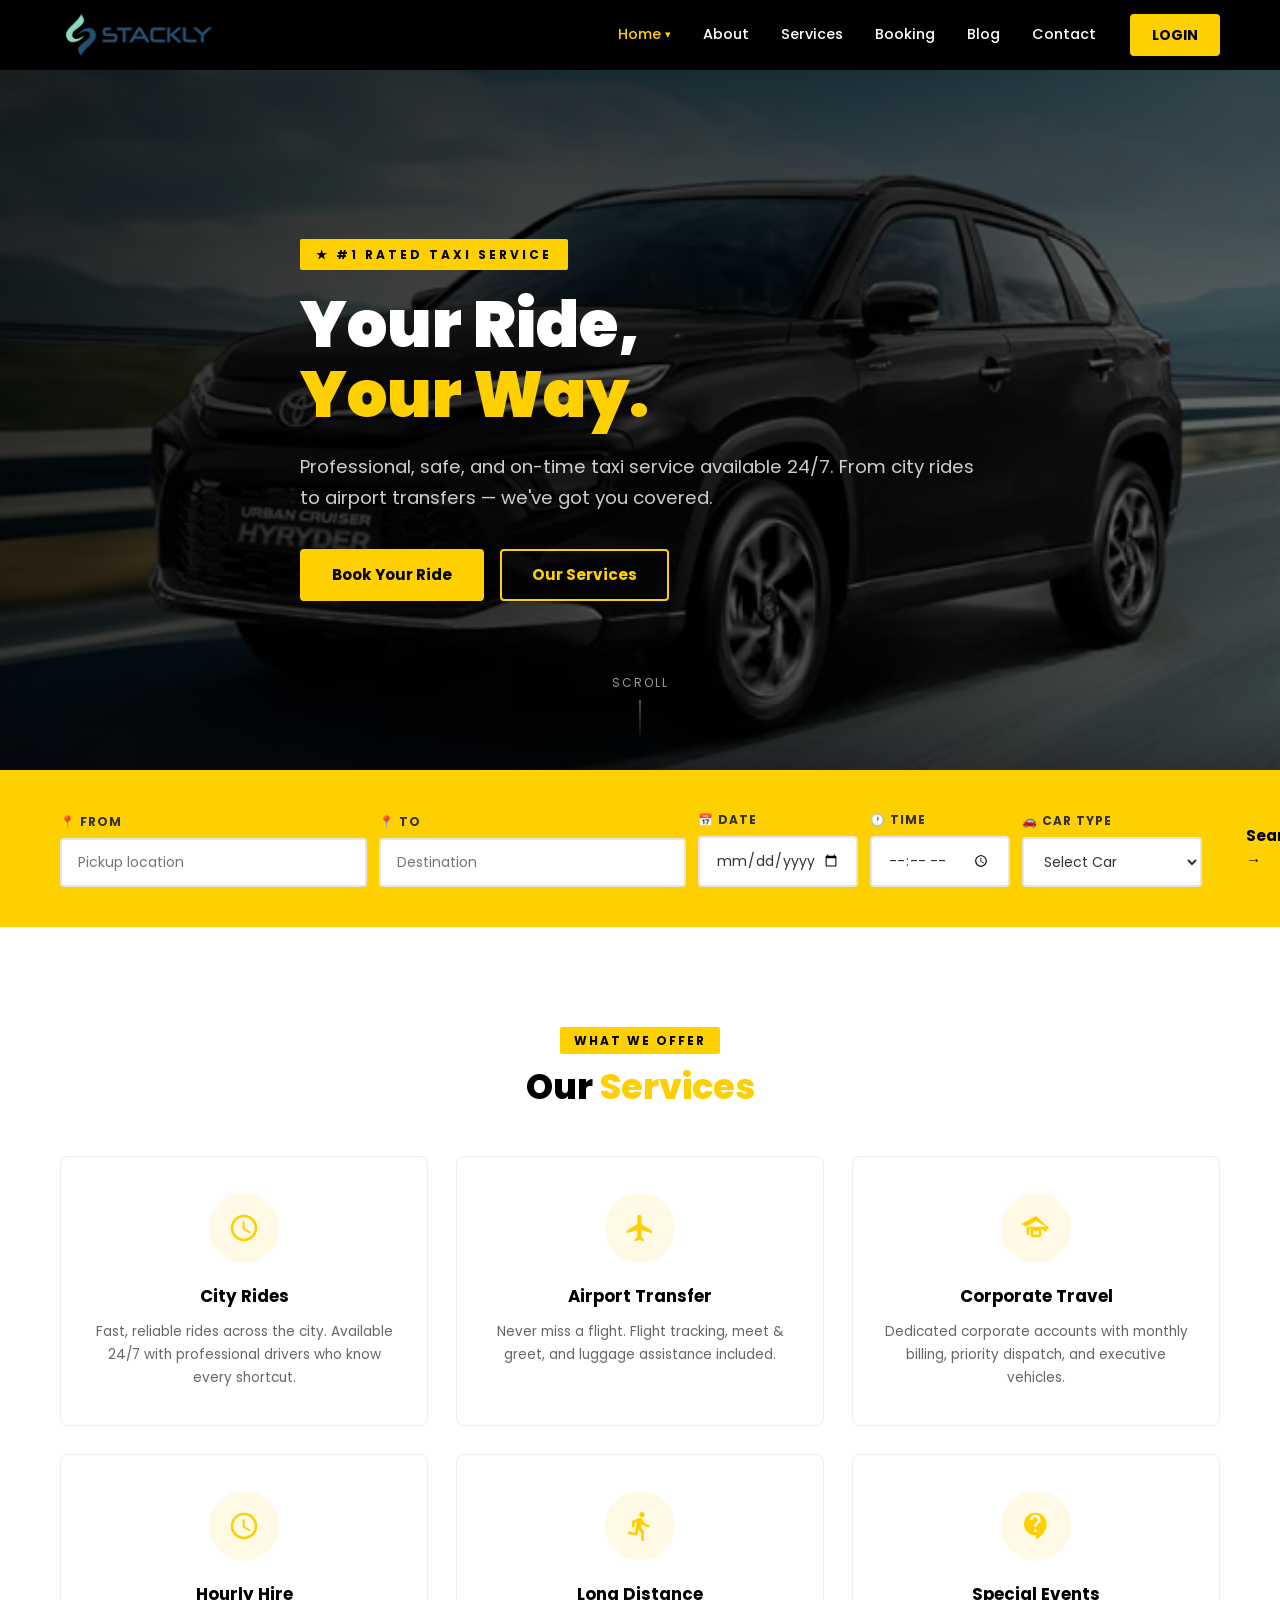
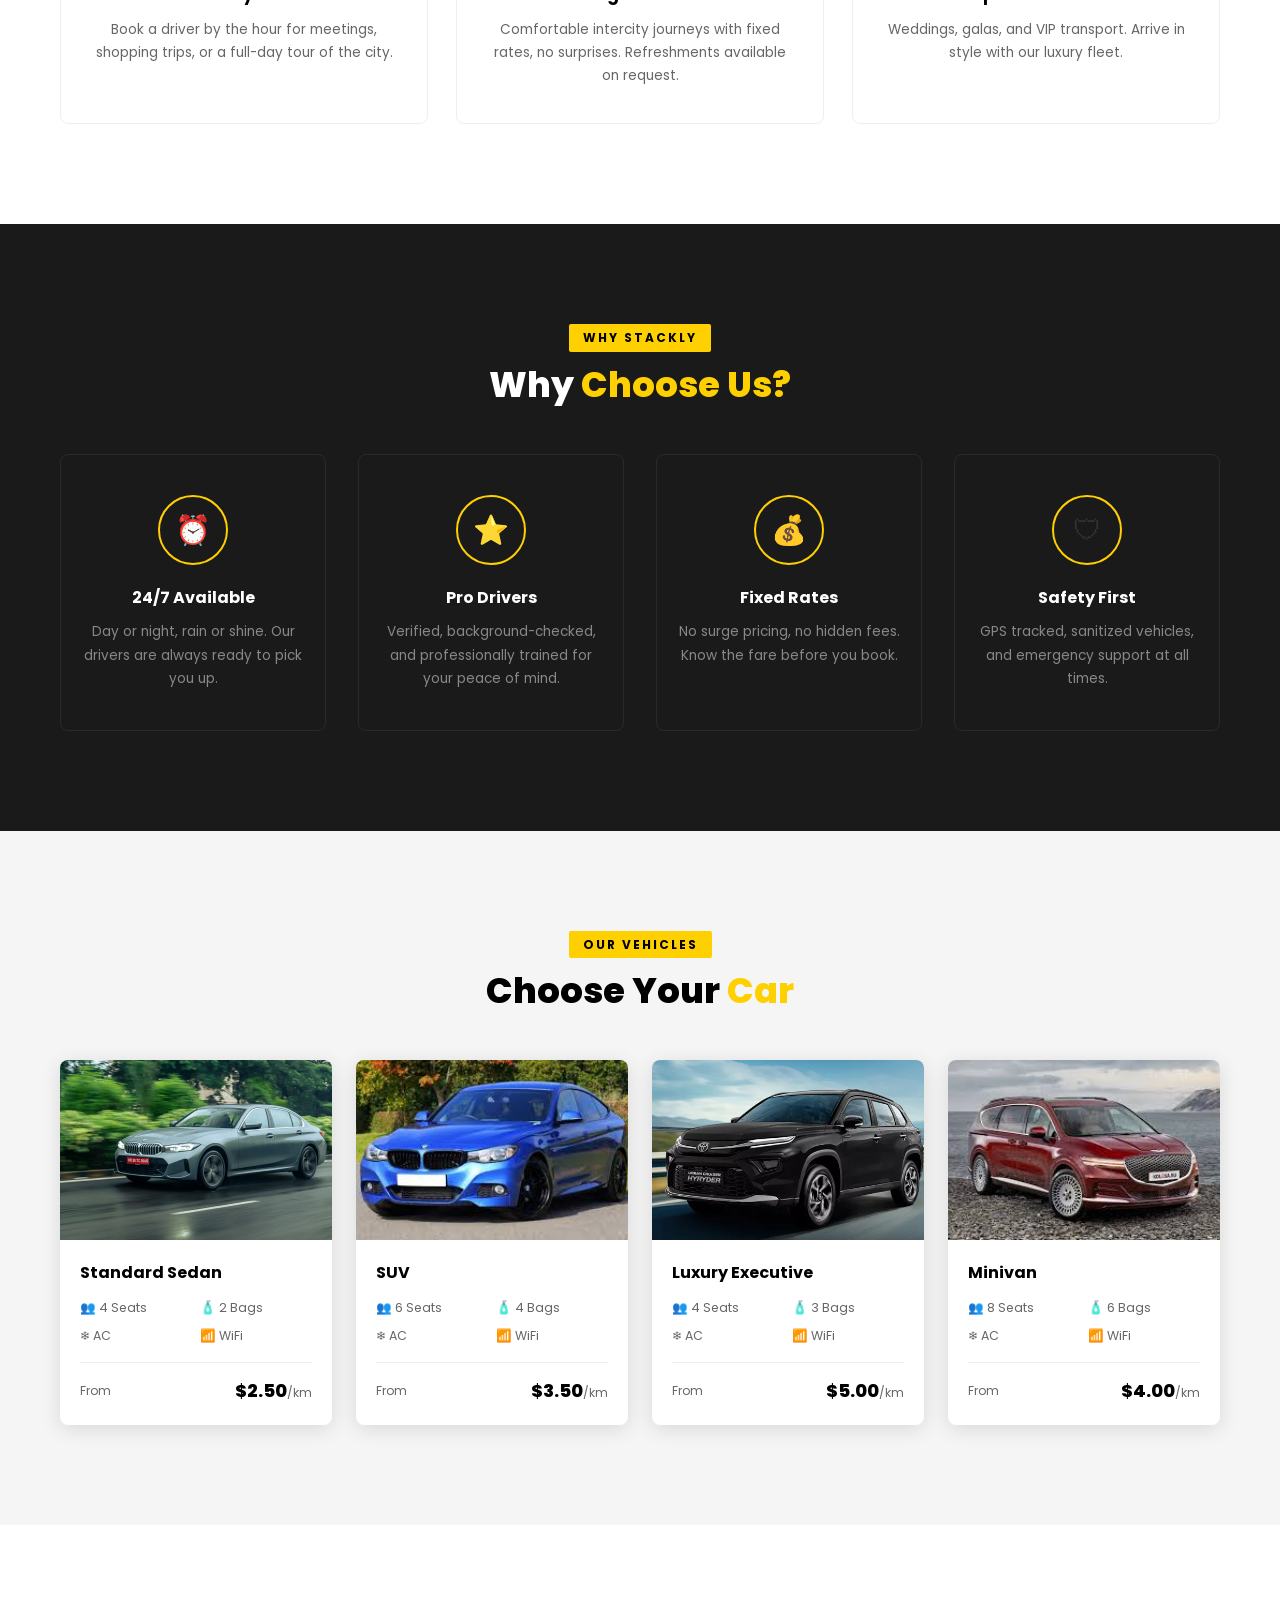
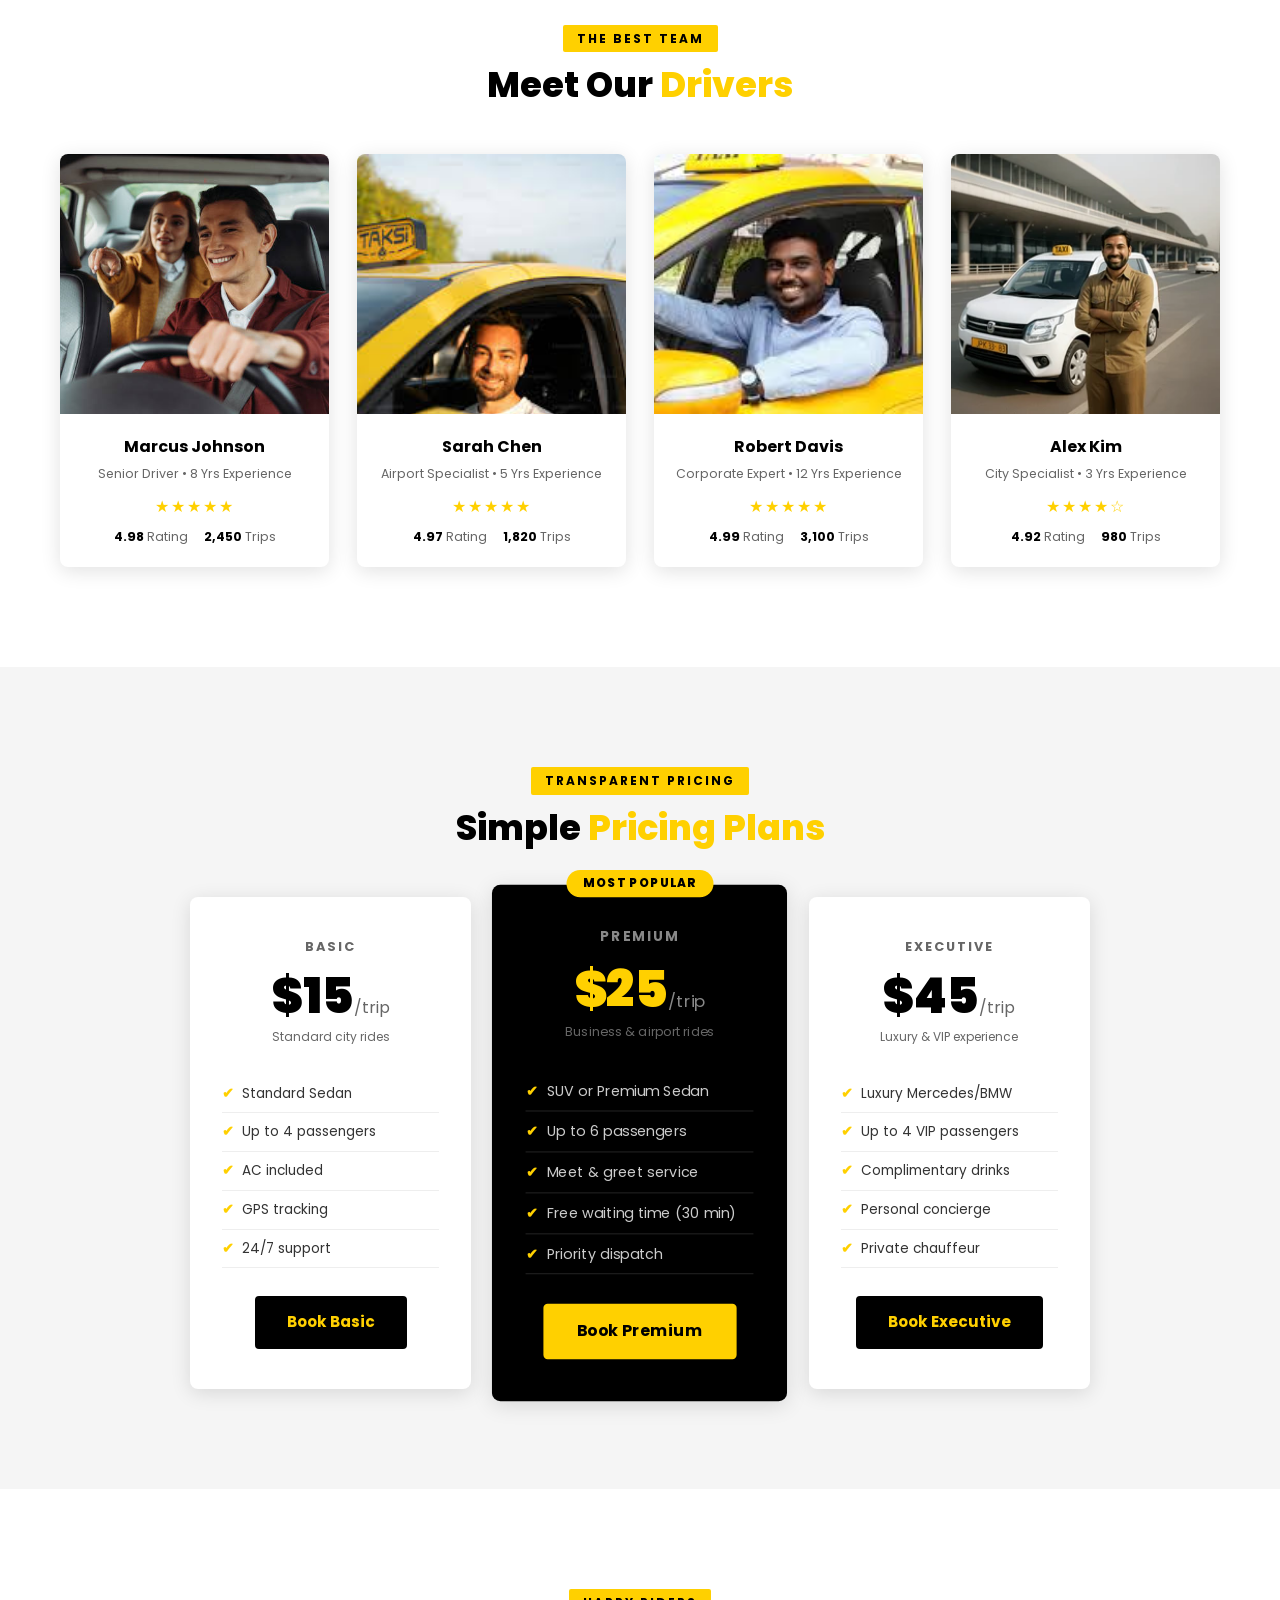
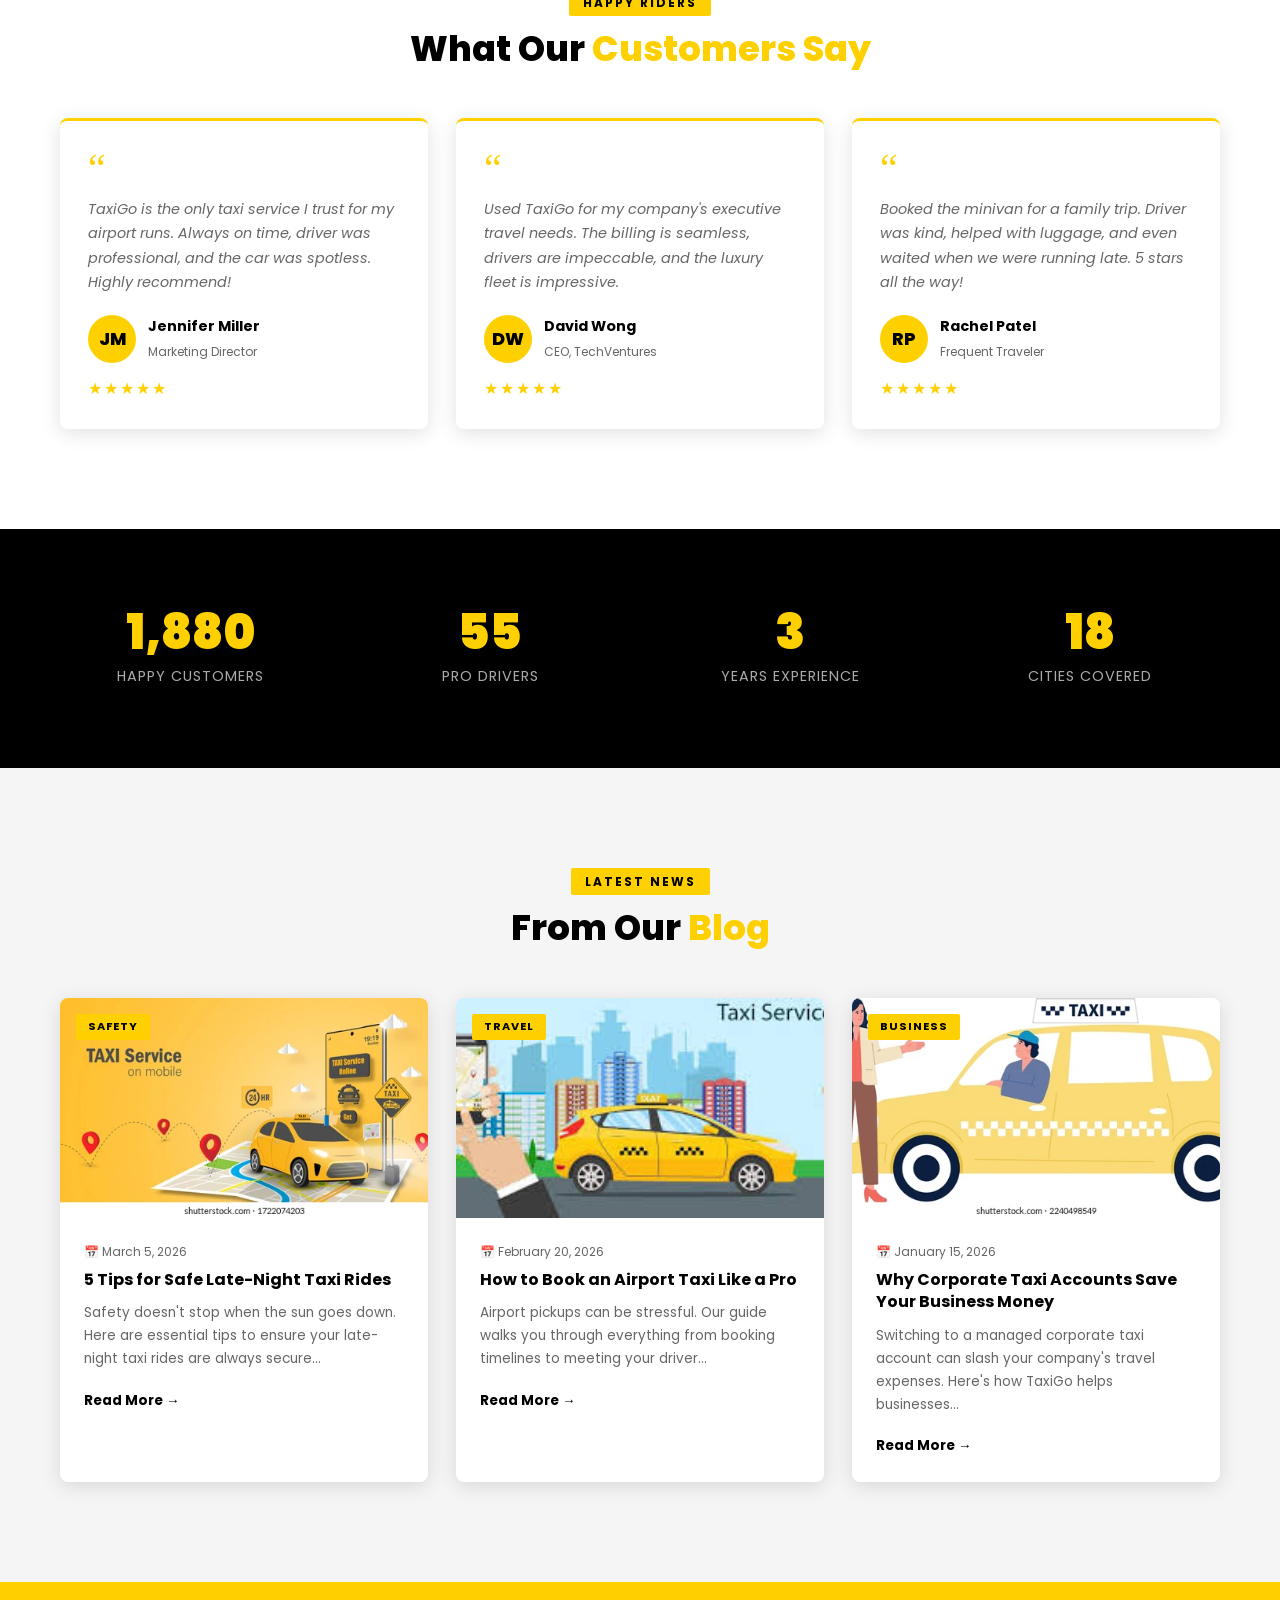
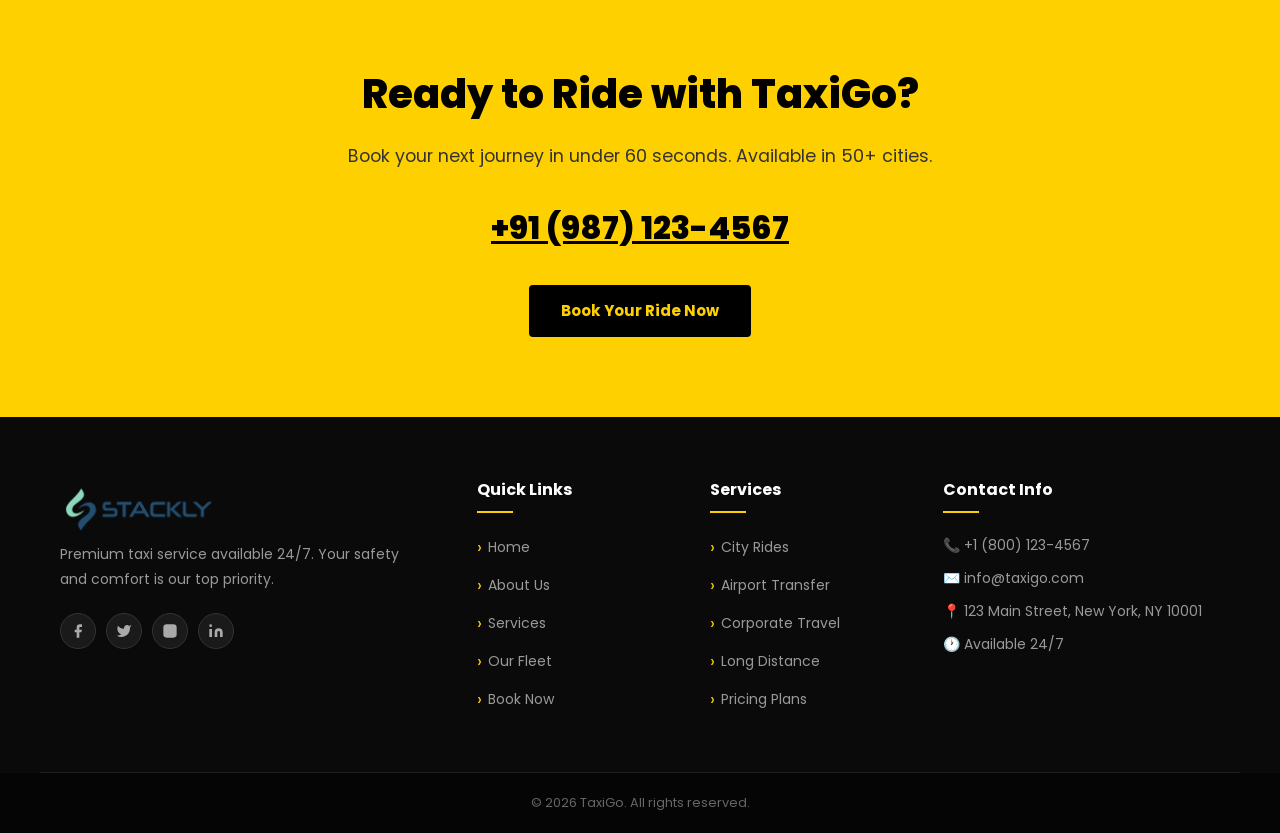
<file: index.html>
<!DOCTYPE html>
<html lang="en">
<head>
  <meta charset="UTF-8" />
  <meta name="viewport" content="width=device-width, initial-scale=1.0" />
  <title>TaxiGo - Your Ride, Your Way</title>
  <meta name="description" content="TaxiGo offers premium taxi services available 24/7. Book a ride in seconds — city rides, airport transfers, corporate travel and more." />
  <link rel="stylesheet" href="style.css" />
  <link rel="stylesheet" href="home.css" />
</head>
<body>

<!-- NAVBAR -->
<nav class="navbar" id="navbar">
  <div class="container nav-container">
    <a href="index.html" class="nav-logo">
      <img src="assets/stack logo.png" alt="TaxiGo logo" />
    </a>
    <button class="hamburger" id="hamburger" aria-label="Menu">
      <span></span><span></span><span></span>
    </button>
    <div class="nav-menu" id="navMenu">
      <ul class="nav-list">
        <li class="nav-item has-dropdown">
          <a href="index.html" class="nav-link active">Home <span class="arrow">&#9662;</span></a>
          <div class="dropdown">
            <a href="index.html" class="dropdown-item" data-ocid="home.link">Home 1</a>
            <a href="home2.html" class="dropdown-item" data-ocid="home2.link">Home 2</a>
          </div>
        </li>
        <li class="nav-item"><a href="about.html" class="nav-link" data-ocid="about.link">About</a></li>
        <li class="nav-item"><a href="service.html" class="nav-link" data-ocid="services.link">Services</a></li>
        <li class="nav-item"><a href="booking.html" class="nav-link" data-ocid="booking.link">Booking</a></li>
        <li class="nav-item"><a href="blog.html" class="nav-link" data-ocid="blog.link">Blog</a></li>
        <li class="nav-item"><a href="contact.html" class="nav-link" data-ocid="contact.link">Contact</a></li>
      </ul>
      <a href="login.html" class="btn-book" data-ocid="nav.primary_button">LOGIN</a>
    </div>
  </div>
</nav>

<main>

<!-- 1. HERO -->
<section class="hero">
  <img src="assets/home1.webp" alt="TaxiGo premium taxi service at night" class="hero-bg" />
  <div class="hero-overlay"></div>
  <div class="container">
    <div class="hero-content">
      <span class="hero-label reveal">&#9733; #1 Rated Taxi Service</span>
      <h1 class="hero-title reveal reveal-delay-1">Your Ride,<br /><span>Your Way.</span></h1>
      <p class="hero-subtitle reveal reveal-delay-2">Professional, safe, and on-time taxi service available 24/7. From city rides to airport transfers — we've got you covered.</p>
      <div class="hero-btns reveal reveal-delay-3">
        <a href="booking.html" class="btn-primary" data-ocid="hero.primary_button">Book Your Ride</a>
        <a href="services.html" class="btn-outline" data-ocid="hero.secondary_button">Our Services</a>
      </div>
    </div>
  </div>
  <div class="hero-scroll">Scroll</div>
</section>

<!-- 2. QUICK BOOKING FORM -->
<section class="booking-bar">
  <div class="container">
    <form action="#" method="POST" class="booking-bar-form">
      <div class="form-group">
        <label for="from">&#128205; From</label>
        <input type="text" id="from" name="from" placeholder="Pickup location" />
      </div>
      <div class="form-group">
        <label for="to">&#128205; To</label>
        <input type="text" id="to" name="to" placeholder="Destination" />
      </div>
      <div class="form-group">
        <label for="date">&#128197; Date</label>
        <input type="date" id="date" name="date" />
      </div>
      <div class="form-group">
        <label for="time">&#128336; Time</label>
        <input type="time" id="time" name="time" />
      </div>
      <div class="form-group">
        <label for="cartype">&#128663; Car Type</label>
        <select id="cartype" name="cartype" data-ocid="quickbook.select">
          <option value="">Select Car</option>
          <option>Standard Sedan</option>
          <option>SUV</option>
          <option>Luxury</option>
          <option>Minivan</option>
        </select>
      </div>
<a href="404.html" class="btn-primary">
Search &#8594;
</a>
    </form>
  </div>
</section>

<!-- 3. SERVICES GRID -->
<section class="services-section">
  <div class="container">
    <div class="section-head">
      <span class="section-label reveal">What We Offer</span>
      <h2 class="section-title reveal reveal-delay-1">Our <span>Services</span></h2>
     
    </div>
    <div class="services-grid">
      <div class="service-card reveal reveal-delay-1" data-ocid="services.item.1">
        <div class="service-icon"><svg viewBox="0 0 24 24"><path d="M12 2C6.48 2 2 6.48 2 12s4.48 10 10 10 10-4.48 10-10S17.52 2 12 2zm0 18c-4.41 0-8-3.59-8-8s3.59-8 8-8 8 3.59 8 8-3.59 8-8 8zm.5-13H11v6l5.25 3.15.75-1.23-4.5-2.67V7z"/></svg></div>
        <h3>City Rides</h3>
        <p>Fast, reliable rides across the city. Available 24/7 with professional drivers who know every shortcut.</p>
      </div>
      <div class="service-card reveal reveal-delay-2" data-ocid="services.item.2">
        <div class="service-icon"><svg viewBox="0 0 24 24"><path d="M21 16v-2l-8-5V3.5c0-.83-.67-1.5-1.5-1.5S10 2.67 10 3.5V9l-8 5v2l8-2.5V19l-2 1.5V22l3.5-1 3.5 1v-1.5L13 19v-5.5l8 2.5z"/></svg></div>
        <h3>Airport Transfer</h3>
        <p>Never miss a flight. Flight tracking, meet & greet, and luggage assistance included.</p>
      </div>
      <div class="service-card reveal reveal-delay-3" data-ocid="services.item.3">
        <div class="service-icon"><svg viewBox="0 0 24 24"><path d="M12 3L1 9l4 2.18V17h2v-4.82l1 .55V17c0 1.1.9 2 2 2h4c1.1 0 2-.9 2-2v-4.27l4 2.18V13h2l-1-1.82L12 3zm0 3.6L19.56 11H4.44L12 6.6zM14 17h-4v-3.36l2 1.09 2-1.09V17z"/></svg></div>
        <h3>Corporate Travel</h3>
        <p>Dedicated corporate accounts with monthly billing, priority dispatch, and executive vehicles.</p>
      </div>
      <div class="service-card reveal reveal-delay-1" data-ocid="services.item.4">
        <div class="service-icon"><svg viewBox="0 0 24 24"><path d="M11.99 2C6.47 2 2 6.48 2 12s4.47 10 9.99 10C17.52 22 22 17.52 22 12S17.52 2 11.99 2zM12 20c-4.42 0-8-3.58-8-8s3.58-8 8-8 8 3.58 8 8-3.58 8-8 8zm.5-13H11v6l5.25 3.15.75-1.23-4.5-2.67V7z"/></svg></div>
        <h3>Hourly Hire</h3>
        <p>Book a driver by the hour for meetings, shopping trips, or a full-day tour of the city.</p>
      </div>
      <div class="service-card reveal reveal-delay-2" data-ocid="services.item.5">
        <div class="service-icon"><svg viewBox="0 0 24 24"><path d="M13.49 5.48c1.1 0 2-.9 2-2s-.9-2-2-2-2 .9-2 2 .9 2 2 2zm-3.6 13.9l1-4.4 2.1 2v6h2v-7.5l-2.1-2 .6-3c1.3 1.5 3.3 2.5 5.5 2.5v-2c-1.9 0-3.5-1-4.3-2.4l-1-1.6c-.4-.6-1-1-1.7-1-.3 0-.5.1-.8.1l-5.2 2.2v4.7h2v-3.4l1.8-.7-1.6 8.1-4.9-1-.4 2 7 1.4z"/></svg></div>
        <h3>Long Distance</h3>
        <p>Comfortable intercity journeys with fixed rates, no surprises. Refreshments available on request.</p>
      </div>
      <div class="service-card reveal reveal-delay-3" data-ocid="services.item.6">
        <div class="service-icon"><svg viewBox="0 0 24 24"><path d="M11.5 2C6.81 2 3 5.81 3 10.5S6.81 19 11.5 19h.5v3c4.86-2.34 8-7 8-11.5C20 5.81 16.19 2 11.5 2zm1 14.5h-2v-2h2v2zm0-4h-2c0-3.25 3-3 3-5 0-1.1-.9-2-2-2s-2 .9-2 2h-2c0-2.21 1.79-4 4-4s4 1.79 4 4c0 2.5-3 2.75-3 5z"/></svg></div>
        <h3>Special Events</h3>
        <p>Weddings, galas, and VIP transport. Arrive in style with our luxury fleet.</p>
      </div>
    </div>
  </div>
</section>

<!-- 4. WHY CHOOSE US -->
<section class="why-section">
  <div class="container">
    <div class="section-head">
      <span class="section-label reveal">Why Stackly</span>
      <h2 class="section-title reveal reveal-delay-1">Why <span>Choose Us?</span></h2>
    </div>
    <div class="why-grid">
      <div class="why-card reveal reveal-delay-1">
        <div class="why-icon">&#9200;</div>
        <h3>24/7 Available</h3>
        <p>Day or night, rain or shine. Our drivers are always ready to pick you up.</p>
      </div>
      <div class="why-card reveal reveal-delay-2">
        <div class="why-icon">&#11088;</div>
        <h3>Pro Drivers</h3>
        <p>Verified, background-checked, and professionally trained for your peace of mind.</p>
      </div>
      <div class="why-card reveal reveal-delay-3">
        <div class="why-icon">&#128176;</div>
        <h3>Fixed Rates</h3>
        <p>No surge pricing, no hidden fees. Know the fare before you book.</p>
      </div>
      <div class="why-card reveal reveal-delay-4">
        <div class="why-icon">&#128737;</div>
        <h3>Safety First</h3>
        <p>GPS tracked, sanitized vehicles, and emergency support at all times.</p>
      </div>
    </div>
  </div>
</section>

<!-- 5. FLEET PREVIEW -->
<section class="fleet-preview">
  <div class="container">
    <div class="section-head">
      <span class="section-label reveal">Our Vehicles</span>
      <h2 class="section-title reveal reveal-delay-1">Choose Your <span>Car</span></h2>
    </div>
    <div class="fleet-grid">
      <div class="fleet-card reveal reveal-delay-1" data-ocid="fleet.item.1">
        <img src="assets/img1.webp" alt="Standard Sedan taxi" />
        <div class="fleet-card-body">
          <h3>Standard Sedan</h3>
          <div class="fleet-specs">
            <span class="fleet-spec">&#128101; 4 Seats</span>
            <span class="fleet-spec">&#129524; 2 Bags</span>
            <span class="fleet-spec">&#10052; AC</span>
            <span class="fleet-spec">&#128246; WiFi</span>
          </div>
          <div class="fleet-price"><span>From</span><strong>$2.50<em>/km</em></strong></div>
        </div>
      </div>
      <div class="fleet-card reveal reveal-delay-2" data-ocid="fleet.item.2">
              <img src="assets/img2.jpeg" alt="SUV taxi" />
              <div class="fleet-card-body">
          <h3>SUV</h3>
          <div class="fleet-specs">
            <span class="fleet-spec">&#128101; 6 Seats</span>
            <span class="fleet-spec">&#129524; 4 Bags</span>
            <span class="fleet-spec">&#10052; AC</span>
            <span class="fleet-spec">&#128246; WiFi</span>
          </div>
          <div class="fleet-price"><span>From</span><strong>$3.50<em>/km</em></strong></div>
        </div>
      </div>
      <div class="fleet-card reveal reveal-delay-3" data-ocid="fleet.item.3">
        <img src="assets/home1.webp" alt="Luxury taxi" />
        <div class="fleet-card-body">
          <h3>Luxury Executive</h3>
          <div class="fleet-specs">
            <span class="fleet-spec">&#128101; 4 Seats</span>
            <span class="fleet-spec">&#129524; 3 Bags</span>
            <span class="fleet-spec">&#10052; AC</span>
            <span class="fleet-spec">&#128246; WiFi</span>
          </div>
          <div class="fleet-price"><span>From</span><strong>$5.00<em>/km</em></strong></div>
        </div>
      </div>
      <div class="fleet-card reveal reveal-delay-4" data-ocid="fleet.item.4">
        <img src="assets/minivan.jpeg" alt="Minivan taxi" />
        <div class="fleet-card-body">
          <h3>Minivan</h3>
          <div class="fleet-specs">
            <span class="fleet-spec">&#128101; 8 Seats</span>
            <span class="fleet-spec">&#129524; 6 Bags</span>
            <span class="fleet-spec">&#10052; AC</span>
            <span class="fleet-spec">&#128246; WiFi</span>
          </div>
          <div class="fleet-price"><span>From</span><strong>$4.00<em>/km</em></strong></div>
        </div>
      </div>
    </div>
  </div>
</section>

<!-- 6. DRIVERS -->
<section class="drivers-section">
  <div class="container">
    <div class="section-head">
      <span class="section-label reveal">The Best Team</span>
      <h2 class="section-title reveal reveal-delay-1">Meet Our <span>Drivers</span></h2>
    </div>
    <div class="drivers-grid">
      <div class="driver-card reveal reveal-delay-1" data-ocid="drivers.item.1">
        <div class="driver-img">
          <img src="assets/driver1.jpg" alt="Driver Marcus Johnson" />
          <div class="driver-overlay"><a href="drivers.html">View Profile</a></div>
        </div>
        <div class="driver-card-body">
          <h3>Marcus Johnson</h3>
          <p class="driver-role">Senior Driver &bull; 8 Yrs Experience</p>
          <div class="stars">&#9733;&#9733;&#9733;&#9733;&#9733;</div>
          <div class="driver-meta"><span><strong>4.98</strong> Rating</span><span><strong>2,450</strong> Trips</span></div>
        </div>
      </div>
      <div class="driver-card reveal reveal-delay-2" data-ocid="drivers.item.2">
        <div class="driver-img">
          <img src="assets/driver2.jpeg" alt="Driver Sarah Chen" />
          <div class="driver-overlay"><a href="404.html">View Profile</a></div>
        </div>
        <div class="driver-card-body">
          <h3>Sarah Chen</h3>
          <p class="driver-role">Airport Specialist &bull; 5 Yrs Experience</p>
          <div class="stars">&#9733;&#9733;&#9733;&#9733;&#9733;</div>
          <div class="driver-meta"><span><strong>4.97</strong> Rating</span><span><strong>1,820</strong> Trips</span></div>
        </div>
      </div>
      <div class="driver-card reveal reveal-delay-3" data-ocid="drivers.item.3">
        <div class="driver-img">
          <img src="assets/driver3.jpeg" alt="Driver Robert Davis" />
          <div class="driver-overlay"><a href="404.html">View Profile</a></div>
        </div>
        <div class="driver-card-body">
          <h3>Robert Davis</h3>
          <p class="driver-role">Corporate Expert &bull; 12 Yrs Experience</p>
          <div class="stars">&#9733;&#9733;&#9733;&#9733;&#9733;</div>
          <div class="driver-meta"><span><strong>4.99</strong> Rating</span><span><strong>3,100</strong> Trips</span></div>
        </div>
      </div>
      <div class="driver-card reveal reveal-delay-4" data-ocid="drivers.item.4">
        <div class="driver-img">
          <img src="assets/driver4.webp" alt="Driver Alex Kim" />
          <div class="driver-overlay"><a href="404.html">View Profile</a></div>
        </div>
        <div class="driver-card-body">
          <h3>Alex Kim</h3>
          <p class="driver-role">City Specialist &bull; 3 Yrs Experience</p>
          <div class="stars">&#9733;&#9733;&#9733;&#9733;&#9734;</div>
          <div class="driver-meta"><span><strong>4.92</strong> Rating</span><span><strong>980</strong> Trips</span></div>
        </div>
      </div>
    </div>
  </div>
</section>

<!-- 7. PRICING -->
<section class="pricing-section">
  <div class="container">
    <div class="section-head">
      <span class="section-label reveal">Transparent Pricing</span>
      <h2 class="section-title reveal reveal-delay-1">Simple <span>Pricing Plans</span></h2>
    </div>
    <div class="pricing-grid">
      <div class="pricing-card reveal reveal-delay-1" data-ocid="pricing.item.1">
        <h3>Basic</h3>
        <div class="pricing-price">$15<span>/trip</span></div>
        <p class="pricing-per">Standard city rides</p>
        <ul class="pricing-features">
          <li>Standard Sedan</li>
          <li>Up to 4 passengers</li>
          <li>AC included</li>
          <li>GPS tracking</li>
          <li>24/7 support</li>
        </ul>
        <a href="booking.html" class="btn-dark" data-ocid="pricing.item.1.button">Book Basic</a>
      </div>
      <div class="pricing-card featured reveal reveal-delay-2" data-ocid="pricing.item.2">
        <div class="pricing-badge">Most Popular</div>
        <h3>Premium</h3>
        <div class="pricing-price">$25<span>/trip</span></div>
        <p class="pricing-per">Business & airport rides</p>
        <ul class="pricing-features">
          <li>SUV or Premium Sedan</li>
          <li>Up to 6 passengers</li>
          <li>Meet & greet service</li>
          <li>Free waiting time (30 min)</li>
          <li>Priority dispatch</li>
        </ul>
        <a href="booking.html" class="btn-primary" data-ocid="pricing.item.2.button">Book Premium</a>
      </div>
      <div class="pricing-card reveal reveal-delay-3" data-ocid="pricing.item.3">
        <h3>Executive</h3>
        <div class="pricing-price">$45<span>/trip</span></div>
        <p class="pricing-per">Luxury & VIP experience</p>
        <ul class="pricing-features">
          <li>Luxury Mercedes/BMW</li>
          <li>Up to 4 VIP passengers</li>
          <li>Complimentary drinks</li>
          <li>Personal concierge</li>
          <li>Private chauffeur</li>
        </ul>
        <a href="booking.html" class="btn-dark" data-ocid="pricing.item.3.button">Book Executive</a>
      </div>
    </div>
  </div>
</section>

<!-- 8. TESTIMONIALS -->
<section class="testimonials-section">
  <div class="container">
    <div class="section-head">
      <span class="section-label reveal">Happy Riders</span>
      <h2 class="section-title reveal reveal-delay-1">What Our <span>Customers Say</span></h2>
    </div>
    <div class="testimonials-grid">
      <div class="testimonial-card reveal reveal-delay-1" data-ocid="testimonials.item.1">
        <div class="testimonial-quote">&ldquo;</div>
        <p class="testimonial-text">TaxiGo is the only taxi service I trust for my airport runs. Always on time, driver was professional, and the car was spotless. Highly recommend!</p>
        <div class="testimonial-author">
          <div class="author-avatar">JM</div>
          <div class="author-info"><h5>Jennifer Miller</h5><span>Marketing Director</span></div>
        </div>
        <div class="stars" style="margin-top:12px;">&#9733;&#9733;&#9733;&#9733;&#9733;</div>
      </div>
      <div class="testimonial-card reveal reveal-delay-2" data-ocid="testimonials.item.2">
        <div class="testimonial-quote">&ldquo;</div>
        <p class="testimonial-text">Used TaxiGo for my company's executive travel needs. The billing is seamless, drivers are impeccable, and the luxury fleet is impressive.</p>
        <div class="testimonial-author">
          <div class="author-avatar">DW</div>
          <div class="author-info"><h5>David Wong</h5><span>CEO, TechVentures</span></div>
        </div>
        <div class="stars" style="margin-top:12px;">&#9733;&#9733;&#9733;&#9733;&#9733;</div>
      </div>
      <div class="testimonial-card reveal reveal-delay-3" data-ocid="testimonials.item.3">
        <div class="testimonial-quote">&ldquo;</div>
        <p class="testimonial-text">Booked the minivan for a family trip. Driver was kind, helped with luggage, and even waited when we were running late. 5 stars all the way!</p>
        <div class="testimonial-author">
          <div class="author-avatar">RP</div>
          <div class="author-info"><h5>Rachel Patel</h5><span>Frequent Traveler</span></div>
        </div>
        <div class="stars" style="margin-top:12px;">&#9733;&#9733;&#9733;&#9733;&#9733;</div>
      </div>
    </div>
  </div>
</section>

<!-- 9. STATS -->
<section class="stats-section">
  <div class="container">
    <div class="stats-grid">
      <div class="stat-item reveal reveal-delay-1">
        <div class="stat-num" data-count="5000">0</div>
        <div class="stat-label">Happy Customers</div>
      </div>
      <div class="stat-item reveal reveal-delay-2">
        <div class="stat-num" data-count="150">0</div>
        <div class="stat-label">Pro Drivers</div>
      </div>
      <div class="stat-item reveal reveal-delay-3">
        <div class="stat-num" data-count="10">0</div>
        <div class="stat-label">Years Experience</div>
      </div>
      <div class="stat-item reveal reveal-delay-4">
        <div class="stat-num" data-count="50">0</div>
        <div class="stat-label">Cities Covered</div>
      </div>
    </div>
  </div>
</section>

<!-- 10. BLOG PREVIEW -->
<section class="blog-section">
  <div class="container">
    <div class="section-head">
      <span class="section-label reveal">Latest News</span>
      <h2 class="section-title reveal reveal-delay-1">From Our <span>Blog</span></h2>
    </div>
    <div class="blog-grid">
      <article class="blog-card reveal reveal-delay-1" data-ocid="blog.item.1">
        <div class="blog-img">
          <img src="assets/exp.webp" alt="5 Tips for Safe Late-Night Taxi Rides" />
          <span class="blog-category">Safety</span>
        </div>
        <div class="blog-body">
          <p class="blog-date">&#128197; March 5, 2026</p>
          <h3><a href="blog.html">5 Tips for Safe Late-Night Taxi Rides</a></h3>
          <p class="blog-excerpt">Safety doesn't stop when the sun goes down. Here are essential tips to ensure your late-night taxi rides are always secure...</p>
          <a href="blog.html" class="read-more" data-ocid="blog.item.1.link">Read More &#8594;</a>
        </div>
      </article>
      <article class="blog-card reveal reveal-delay-2" data-ocid="blog.item.2">
        <div class="blog-img">
          <img src="assets/money.jpeg" alt="How to Book an Airport Taxi Like a Pro" />
          <span class="blog-category">Travel</span>
        </div>
        <div class="blog-body">
          <p class="blog-date">&#128197; February 20, 2026</p>
          <h3><a href="blog.html">How to Book an Airport Taxi Like a Pro</a></h3>
          <p class="blog-excerpt">Airport pickups can be stressful. Our guide walks you through everything from booking timelines to meeting your driver...</p>
          <a href="blog.html" class="read-more" data-ocid="blog.item.2.link">Read More &#8594;</a>
        </div>
      </article>
      <article class="blog-card reveal reveal-delay-3" data-ocid="blog.item.3">
        <div class="blog-img">
          <img src="assets/three.webp" alt="Why Corporate Taxi Accounts Save Money" />
          <span class="blog-category">Business</span>
        </div>
        <div class="blog-body">
          <p class="blog-date">&#128197; January 15, 2026</p>
          <h3><a href="blog.html">Why Corporate Taxi Accounts Save Your Business Money</a></h3>
          <p class="blog-excerpt">Switching to a managed corporate taxi account can slash your company's travel expenses. Here's how TaxiGo helps businesses...</p>
          <a href="blog.html" class="read-more" data-ocid="blog.item.3.link">Read More &#8594;</a>
        </div>
      </article>
    </div>
  </div>
</section>

<!-- 11. CTA -->
<section class="cta-section">
  <div class="container reveal">
    <h2>Ready to Ride with TaxiGo?</h2>
    <p>Book your next journey in under 60 seconds. Available in 50+ cities.</p>
    <a class="cta-phone" href="tel:+18001234567">+91 (987) 123-4567</a>
    <a href="booking.html" class="btn-dark" data-ocid="cta.primary_button">Book Your Ride Now</a>
  </div>
</section>

</main>

<!-- FOOTER -->
<footer class="footer">
  <div class="container footer-grid">
    <div class="footer-col">
      <a href="index.html" class="nav-logo">
      <img src="assets/stack logo.png" alt="TaxiGo logo" />
    </a>
      <p>Premium taxi service available 24/7. Your safety and comfort is our top priority.</p>
      <div class="social-links">
        <a href="404.html" class="social-link" aria-label="Facebook"><svg viewBox="0 0 24 24"><path d="M18 2h-3a5 5 0 0 0-5 5v3H7v4h3v8h4v-8h3l1-4h-4V7a1 1 0 0 1 1-1h3z"/></svg></a>
        <a href="404.html" class="social-link" aria-label="Twitter"><svg viewBox="0 0 24 24"><path d="M23 3a10.9 10.9 0 0 1-3.14 1.53 4.48 4.48 0 0 0-7.86 3v1A10.66 10.66 0 0 1 3 4s-4 9 5 13a11.64 11.64 0 0 1-7 2c9 5 20 0 20-11.5a4.5 4.5 0 0 0-.08-.83A7.72 7.72 0 0 0 23 3z"/></svg></a>
        <a href="404.html" class="social-link" aria-label="Instagram"><svg viewBox="0 0 24 24"><rect x="2" y="2" width="20" height="20" rx="5" ry="5"/><path d="M16 11.37A4 4 0 1 1 12.63 8 4 4 0 0 1 16 11.37z"/><line x1="17.5" y1="6.5" x2="17.51" y2="6.5"/></svg></a>
        <a href="404.html" class="social-link" aria-label="LinkedIn"><svg viewBox="0 0 24 24"><path d="M16 8a6 6 0 0 1 6 6v7h-4v-7a2 2 0 0 0-2-2 2 2 0 0 0-2 2v7h-4v-7a6 6 0 0 1 6-6zM2 9h4v12H2z"/><circle cx="4" cy="4" r="2"/></svg></a>
      </div>
    </div>
    <div class="footer-col">
      <h4>Quick Links</h4>
      <ul>
        <li><a href="index.html">Home</a></li>
        <li><a href="about.html">About Us</a></li>
        <li><a href="services.html">Services</a></li>
        <li><a href="blog.html">Our Fleet</a></li>
        <li><a href="booking.html">Book Now</a></li>
      </ul>
    </div>
    <div class="footer-col">
      <h4>Services</h4>
      <ul>
        <li><a href="services.html">City Rides</a></li>
        <li><a href="services.html">Airport Transfer</a></li>
        <li><a href="services.html">Corporate Travel</a></li>
        <li><a href="services.html">Long Distance</a></li>
        <li><a href="pricing.html">Pricing Plans</a></li>
      </ul>
    </div>
    <div class="footer-col">
      <h4>Contact Info</h4>
      <p>&#128222; +1 (800) 123-4567</p>
      <p>&#9993;&#65039; info@taxigo.com</p>
      <p>&#128205; 123 Main Street, New York, NY 10001</p>
      <p>&#128336; Available 24/7</p>
    </div>
  </div>
  <div class="footer-bottom">
    <p>&copy; 2026 TaxiGo. All rights reserved. 
  </div>
</footer>

<script src="main.js"></script>
</body>
</html>
</file>
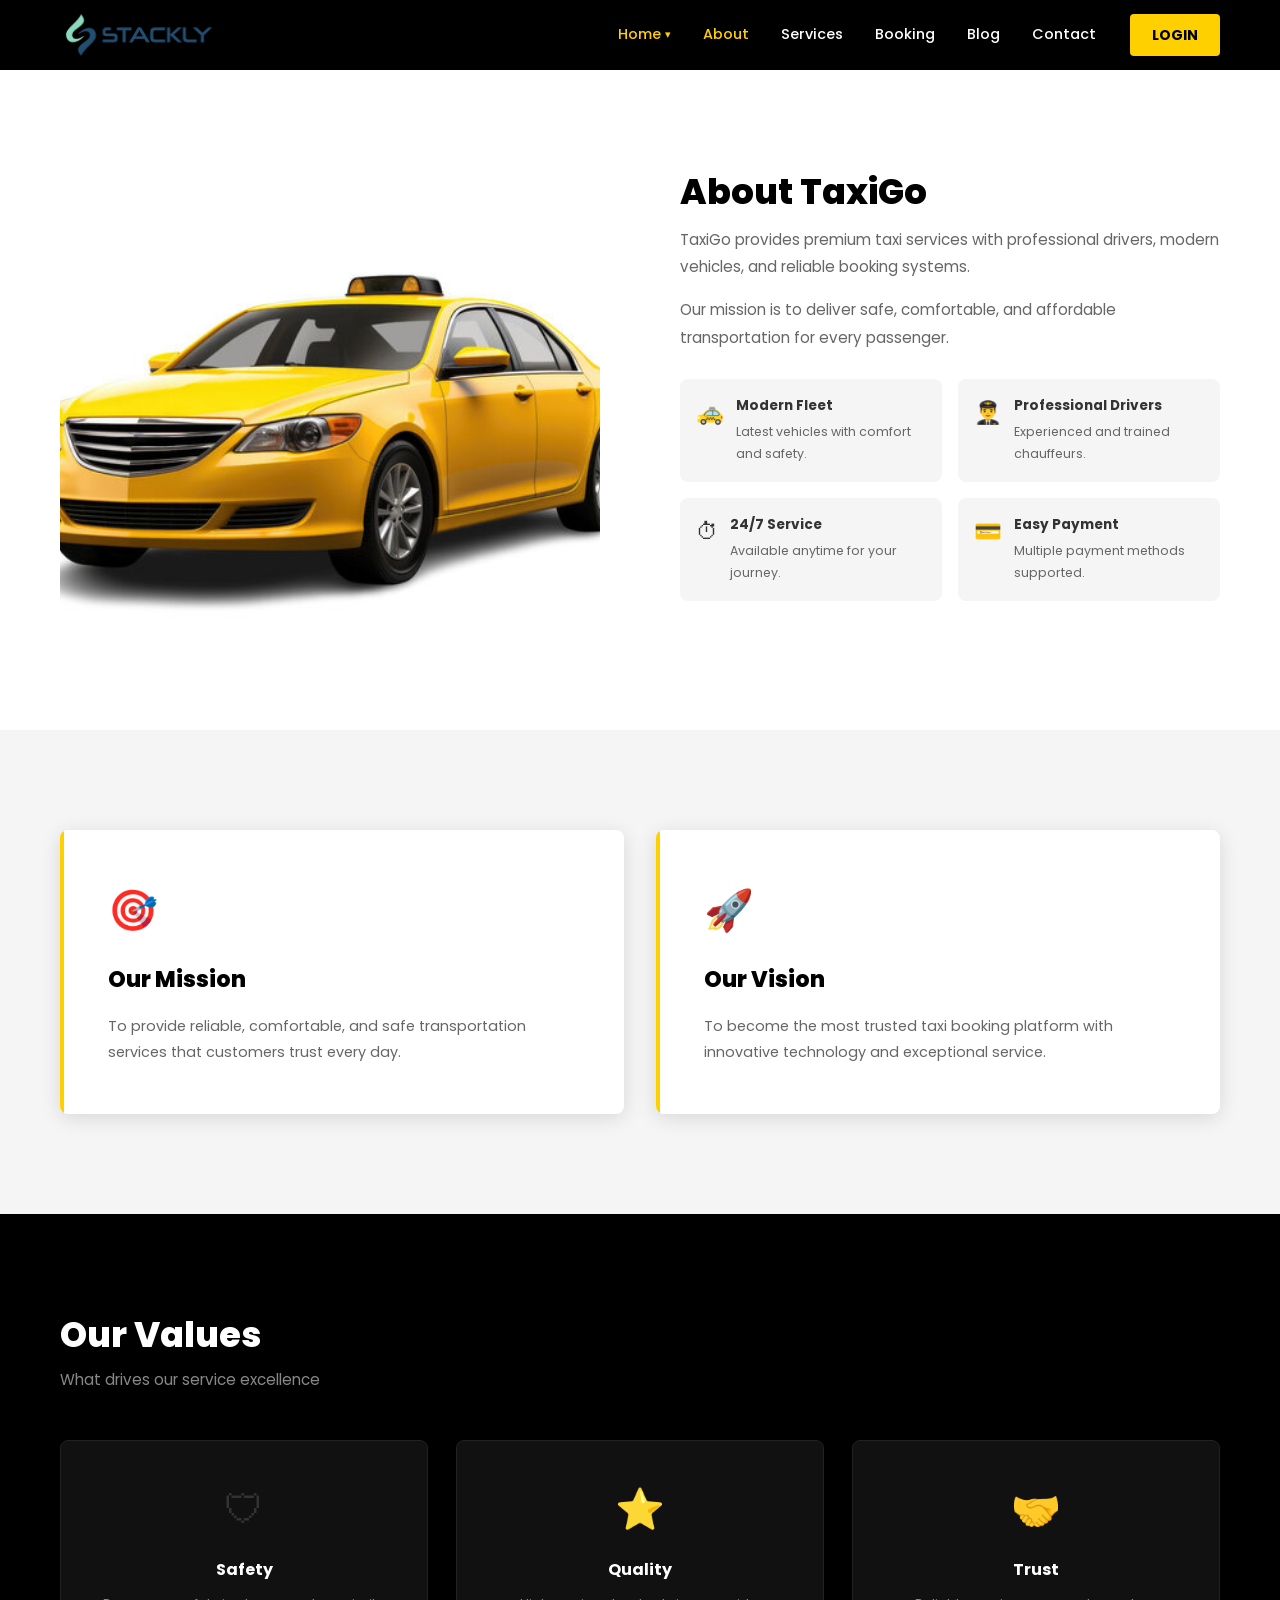
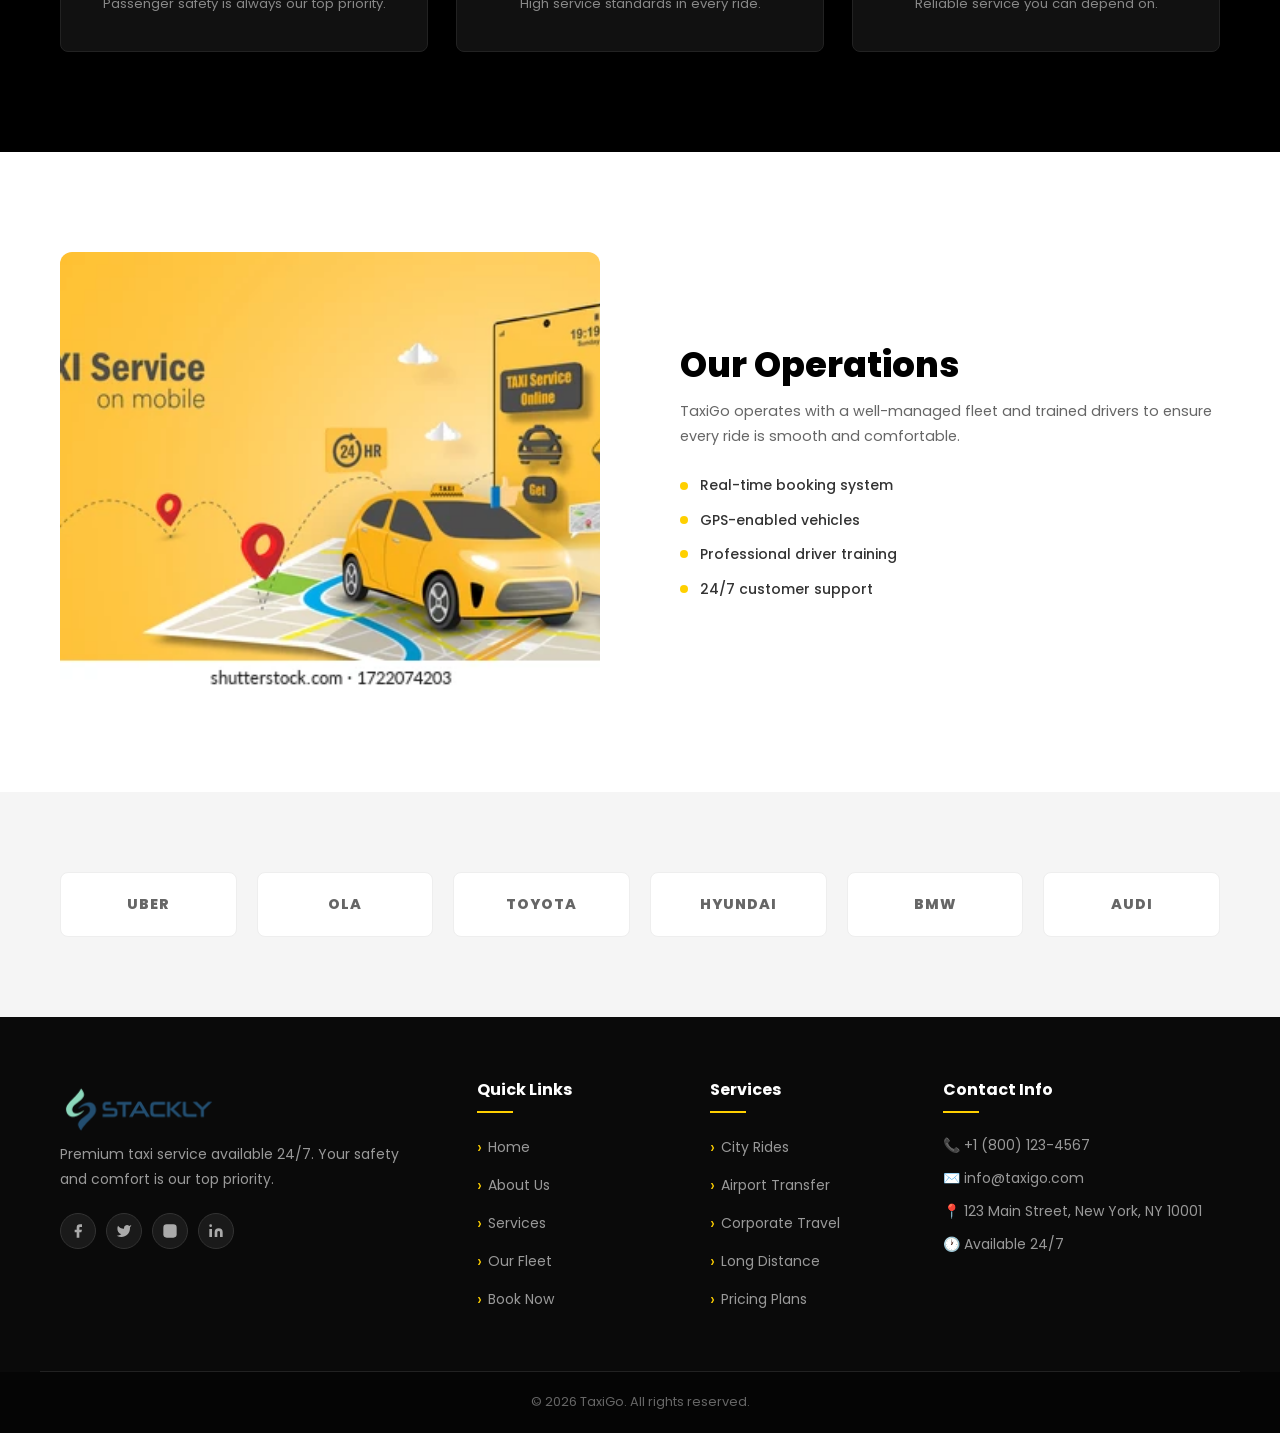
<file: about.html>
<!DOCTYPE html>
<html lang="en">
<head>
  <meta charset="UTF-8" />
  <meta name="viewport" content="width=device-width, initial-scale=1.0" />
  <title>TaxiGo - Your Ride, Your Way</title>
  <meta name="description" content="TaxiGo offers premium taxi services available 24/7. Book a ride in seconds — city rides, airport transfers, corporate travel and more." />
  <link rel="stylesheet" href="style.css" />
  <link rel="stylesheet" href="about.css" />
</head>
<body>

<!-- NAVBAR -->
<nav class="navbar" id="navbar">
  <div class="container nav-container">
    <a href="index.html" class="nav-logo">
      <img src="assets/stack logo.png" alt="TaxiGo logo" />
    </a>
    <button class="hamburger" id="hamburger" aria-label="Menu">
      <span></span><span></span><span></span>
    </button>
    <div class="nav-menu" id="navMenu">
      <ul class="nav-list">
        <li class="nav-item has-dropdown">
          <a href="index.html" class="nav-link active">Home <span class="arrow">&#9662;</span></a>
          <div class="dropdown">
            <a href="index.html" class="dropdown-item" data-ocid="home.link">Home 1</a>
            <a href="home2.html" class="dropdown-item" data-ocid="home2.link">Home 2</a>
          </div>
        </li>
        <li class="nav-item"><a href="about.html" class="nav-link" data-ocid="about.link">About</a></li>
        <li class="nav-item"><a href="service.html" class="nav-link" data-ocid="services.link">Services</a></li>
        <li class="nav-item"><a href="booking.html" class="nav-link" data-ocid="booking.link">Booking</a></li>
        <li class="nav-item"><a href="blog.html" class="nav-link" data-ocid="blog.link">Blog</a></li>
        <li class="nav-item"><a href="contact.html" class="nav-link" data-ocid="contact.link">Contact</a></li>
      </ul>
      <a href="login.html" class="btn-book" data-ocid="nav.primary_button">LOGIN</a>
    </div>
  </div>
</nav>
<!-- COMPANY SECTION -->
<section class="company-section">
  <div class="container two-col">

    <img src="assets/company.jpg" alt="Company Image">

    <div class="about-content">
      <h2 class="section-title">About TaxiGo</h2>

      <p>
        TaxiGo provides premium taxi services with professional drivers,
        modern vehicles, and reliable booking systems.
      </p>

      <p>
        Our mission is to deliver safe, comfortable, and affordable
        transportation for every passenger.
      </p>

      <div class="about-highlights">

        <div class="highlight-item">
          <span class="highlight-icon">🚕</span>
          <div>
            <h4>Modern Fleet</h4>
            <p>Latest vehicles with comfort and safety.</p>
          </div>
        </div>

        <div class="highlight-item">
          <span class="highlight-icon">👨‍✈️</span>
          <div>
            <h4>Professional Drivers</h4>
            <p>Experienced and trained chauffeurs.</p>
          </div>
        </div>

        <div class="highlight-item">
          <span class="highlight-icon">⏱</span>
          <div>
            <h4>24/7 Service</h4>
            <p>Available anytime for your journey.</p>
          </div>
        </div>

        <div class="highlight-item">
          <span class="highlight-icon">💳</span>
          <div>
            <h4>Easy Payment</h4>
            <p>Multiple payment methods supported.</p>
          </div>
        </div>

      </div>
    </div>

  </div>
</section>


<!-- MISSION & VISION -->
<section class="mv-section">
  <div class="container mv-grid">

    <div class="mv-card">
      <span class="mv-icon">🎯</span>
      <h3>Our Mission</h3>
      <p>
        To provide reliable, comfortable, and safe transportation services
        that customers trust every day.
      </p>
    </div>

    <div class="mv-card">
      <span class="mv-icon">🚀</span>
      <h3>Our Vision</h3>
      <p>
        To become the most trusted taxi booking platform with innovative
        technology and exceptional service.
      </p>
    </div>

  </div>
</section>


<!-- VALUES -->
<section class="values-section">
  <div class="container">

    <h2 class="section-title">Our Values</h2>
    <p class="section-subtitle">What drives our service excellence</p>

    <div class="values-grid">

      <div class="value-card">
        <span class="value-icon">🛡</span>
        <h3>Safety</h3>
        <p>Passenger safety is always our top priority.</p>
      </div>

      <div class="value-card">
        <span class="value-icon">⭐</span>
        <h3>Quality</h3>
        <p>High service standards in every ride.</p>
      </div>

      <div class="value-card">
        <span class="value-icon">🤝</span>
        <h3>Trust</h3>
        <p>Reliable service you can depend on.</p>
      </div>

    </div>
  </div>
</section>


<!-- OPERATIONS -->
<section class="ops-section">
  <div class="container ops-grid">

    <img src="assets/exp.webp" alt="Operations">

    <div class="ops-content">
      <h2 class="section-title">Our Operations</h2>

      <p>
        TaxiGo operates with a well-managed fleet and trained drivers
        to ensure every ride is smooth and comfortable.
      </p>

      <div class="ops-features">

        <div class="ops-feature">Real-time booking system</div>
        <div class="ops-feature">GPS-enabled vehicles</div>
        <div class="ops-feature">Professional driver training</div>
        <div class="ops-feature">24/7 customer support</div>

      </div>
    </div>

  </div>
</section>


<!-- PARTNERS -->
<section class="partners-section">
  <div class="container partners-grid">

    <div class="partner-logo">UBER</div>
    <div class="partner-logo">OLA</div>
    <div class="partner-logo">TOYOTA</div>
    <div class="partner-logo">HYUNDAI</div>
    <div class="partner-logo">BMW</div>
    <div class="partner-logo">AUDI</div>

  </div>
</section>
<footer class="footer">
  <div class="container footer-grid">
    <div class="footer-col">
<a href="index.html" class="nav-logo">
      <img src="assets/stack logo.png" alt="TaxiGo logo" />
    </a>
      <p>Premium taxi service available 24/7. Your safety and comfort is our top priority.</p>
      <div class="social-links">
        <a href="404.html" class="social-link" aria-label="Facebook"><svg viewBox="0 0 24 24"><path d="M18 2h-3a5 5 0 0 0-5 5v3H7v4h3v8h4v-8h3l1-4h-4V7a1 1 0 0 1 1-1h3z"/></svg></a>
        <a href="404.html" class="social-link" aria-label="Twitter"><svg viewBox="0 0 24 24"><path d="M23 3a10.9 10.9 0 0 1-3.14 1.53 4.48 4.48 0 0 0-7.86 3v1A10.66 10.66 0 0 1 3 4s-4 9 5 13a11.64 11.64 0 0 1-7 2c9 5 20 0 20-11.5a4.5 4.5 0 0 0-.08-.83A7.72 7.72 0 0 0 23 3z"/></svg></a>
        <a href="404.html" class="social-link" aria-label="Instagram"><svg viewBox="0 0 24 24"><rect x="2" y="2" width="20" height="20" rx="5" ry="5"/><path d="M16 11.37A4 4 0 1 1 12.63 8 4 4 0 0 1 16 11.37z"/><line x1="17.5" y1="6.5" x2="17.51" y2="6.5"/></svg></a>
        <a href="404.html" class="social-link" aria-label="LinkedIn"><svg viewBox="0 0 24 24"><path d="M16 8a6 6 0 0 1 6 6v7h-4v-7a2 2 0 0 0-2-2 2 2 0 0 0-2 2v7h-4v-7a6 6 0 0 1 6-6zM2 9h4v12H2z"/><circle cx="4" cy="4" r="2"/></svg></a>
      </div>
    </div>
    <div class="footer-col">
      <h4>Quick Links</h4>
      <ul>
        <li><a href="index.html">Home</a></li>
        <li><a href="about.html">About Us</a></li>
        <li><a href="services.html">Services</a></li>
        <li><a href="blog.html">Our Fleet</a></li>
        <li><a href="booking.html">Book Now</a></li>
      </ul>
    </div>
    <div class="footer-col">
      <h4>Services</h4>
      <ul>
        <li><a href="services.html">City Rides</a></li>
        <li><a href="services.html">Airport Transfer</a></li>
        <li><a href="services.html">Corporate Travel</a></li>
        <li><a href="services.html">Long Distance</a></li>
        <li><a href="pricing.html">Pricing Plans</a></li>
      </ul>
    </div>
    <div class="footer-col">
      <h4>Contact Info</h4>
      <p>&#128222; +1 (800) 123-4567</p>
      <p>&#9993;&#65039; info@taxigo.com</p>
      <p>&#128205; 123 Main Street, New York, NY 10001</p>
      <p>&#128336; Available 24/7</p>
    </div>
  </div>
  <div class="footer-bottom">
    <p>&copy; 2026 TaxiGo. All rights reserved. 
  </div>
</footer>

<script src="main.js"></script>
</body>
</html>
</file>
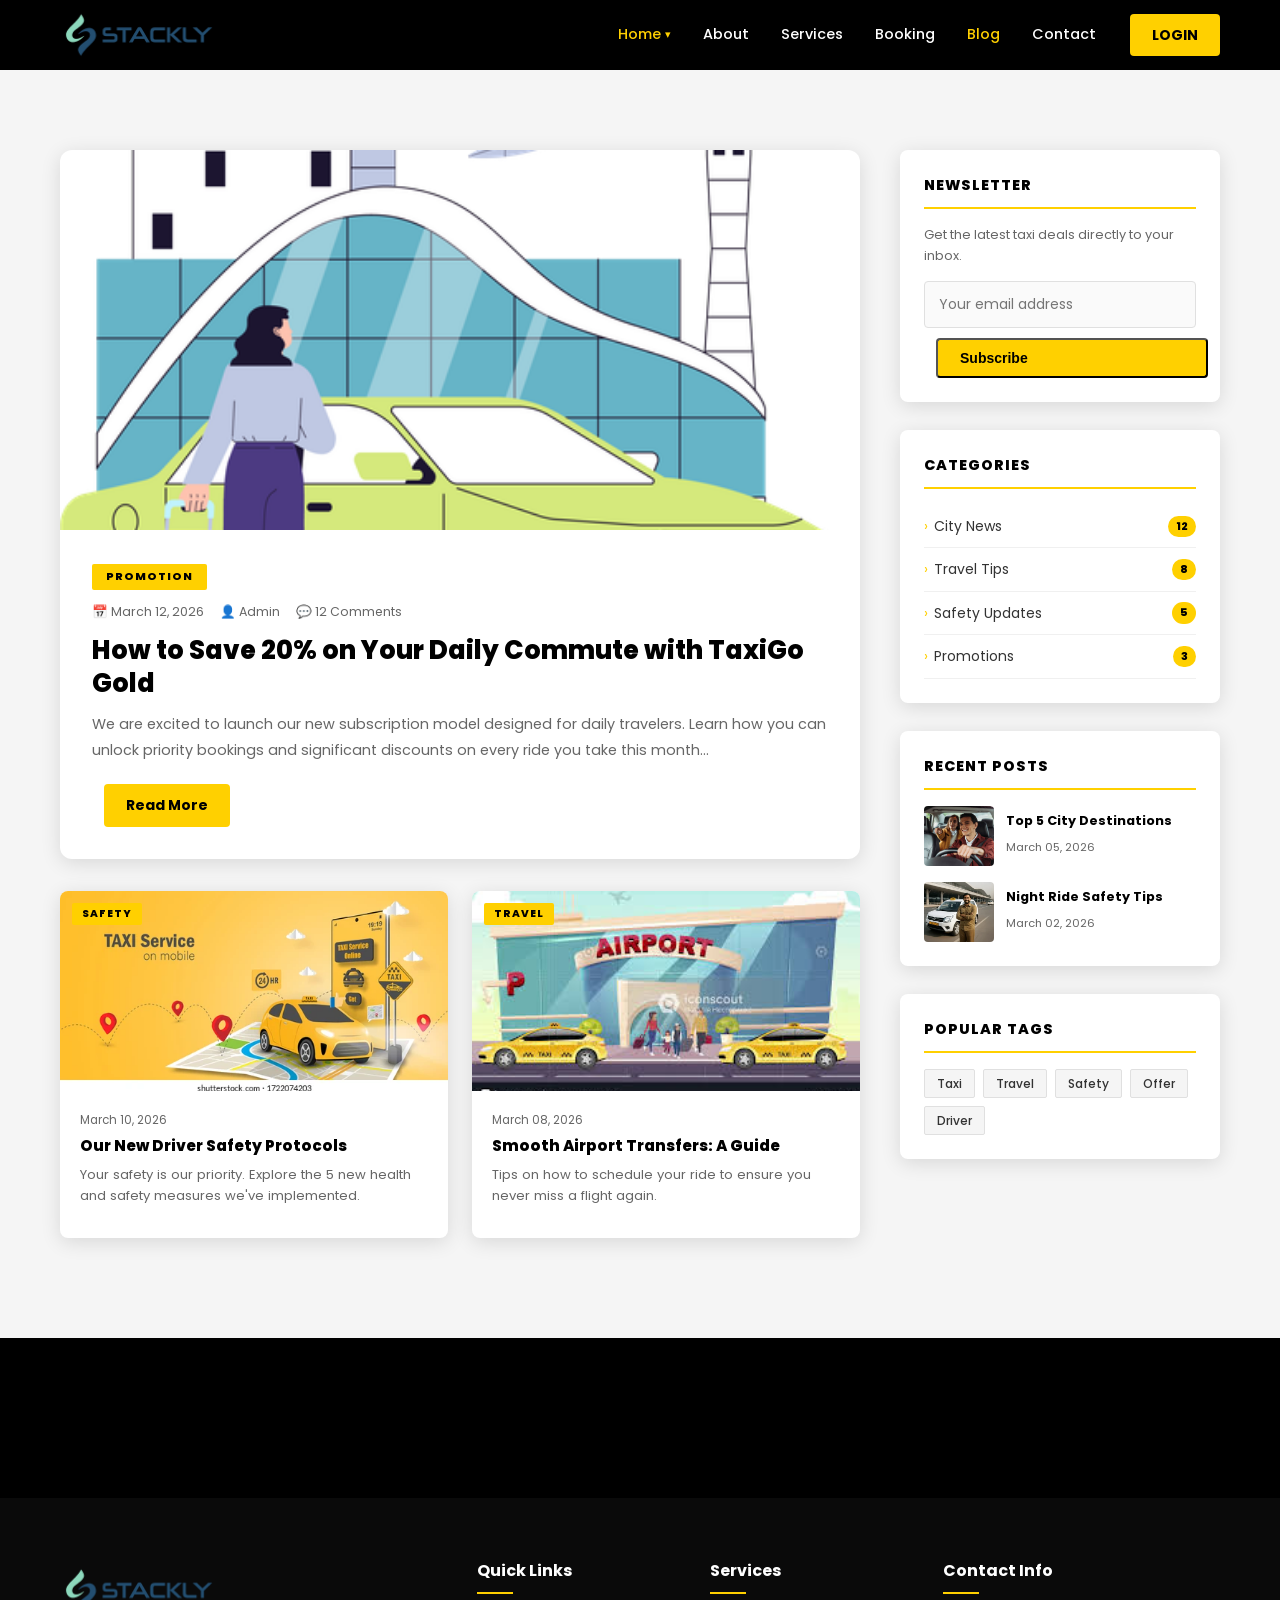
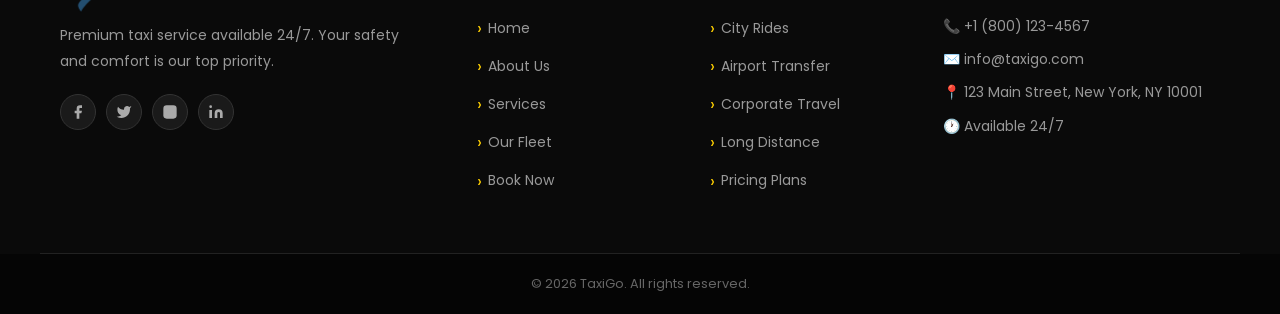
<file: blog.html>
<!DOCTYPE html>
<html lang="en">
<head>
  <meta charset="UTF-8" />
  <meta name="viewport" content="width=device-width, initial-scale=1.0" />
  <title>TaxiGo - Your Ride, Your Way</title>
  <meta name="description" content="TaxiGo offers premium taxi services available 24/7. Book a ride in seconds — city rides, airport transfers, corporate travel and more." />
  <link rel="stylesheet" href="style.css" />
  <link rel="stylesheet" href="blog.css" />
</head>
<body>

<!-- NAVBAR -->
<nav class="navbar" id="navbar">
  <div class="container nav-container">
    <a href="index.html" class="nav-logo">
      <img src="assets/stack logo.png" alt="TaxiGo logo" />
    </a>
    <button class="hamburger" id="hamburger" aria-label="Menu">
      <span></span><span></span><span></span>
    </button>
    <div class="nav-menu" id="navMenu">
      <ul class="nav-list">
        <li class="nav-item has-dropdown">
          <a href="index.html" class="nav-link active">Home <span class="arrow">&#9662;</span></a>
          <div class="dropdown">
            <a href="index.html" class="dropdown-item" data-ocid="home.link">Home 1</a>
            <a href="home2.html" class="dropdown-item" data-ocid="home2.link">Home 2</a>
          </div>
        </li>
        <li class="nav-item"><a href="about.html" class="nav-link" data-ocid="about.link">About</a></li>
        <li class="nav-item"><a href="service.html" class="nav-link" data-ocid="services.link">Services</a></li>
        <li class="nav-item"><a href="booking.html" class="nav-link" data-ocid="booking.link">Booking</a></li>
        <li class="nav-item"><a href="blog.html" class="nav-link" data-ocid="blog.link">Blog</a></li>
        <li class="nav-item"><a href="contact.html" class="nav-link" data-ocid="contact.link">Contact</a></li>
      </ul>
      <a href="login.html" class="btn-book" data-ocid="nav.primary_button">LOGIN</a>
    </div>
  </div>
</nav>

<section class="blog-layout">
  <div class="container blog-container">
    
    <main class="blog-content">
      
      <article class="featured-post">
        <div class="featured-img-wrapper">
           <img src="assets/blog.webp" alt="Featured Post">
        </div>
        <div class="featured-body">
          <span class="featured-tag">Promotion</span>
          <div class="post-meta">
            <span>📅 March 12, 2026</span>
            <span>👤 Admin</span>
            <span>💬 12 Comments</span>
          </div>
          <h2><a href="#">How to Save 20% on Your Daily Commute with TaxiGo Gold</a></h2>
          <p>We are excited to launch our new subscription model designed for daily travelers. Learn how you can unlock priority bookings and significant discounts on every ride you take this month...</p>
          <a href="#" class="btn-book">Read More</a>
        </div>
      </article>

      <div class="blog-posts-grid">
        
        <article class="blog-post-card">
          <div class="blog-post-img">
            <span class="blog-post-cat">Safety</span>
            <img src="assets/exp.webp" alt="Safety measures">
          </div>
          <div class="blog-post-body">
            <div class="post-date">March 10, 2026</div>
            <h3><a href="#">Our New Driver Safety Protocols</a></h3>
            <p>Your safety is our priority. Explore the 5 new health and safety measures we've implemented.</p>
          </div>
        </article>

        <article class="blog-post-card">
          <div class="blog-post-img">
            <span class="blog-post-cat">Travel</span>
            <img src="assets/airport.jpeg" alt="Airport travel">
          </div>
          <div class="blog-post-body">
            <div class="post-date">March 08, 2026</div>
            <h3><a href="#">Smooth Airport Transfers: A Guide</a></h3>
            <p>Tips on how to schedule your ride to ensure you never miss a flight again.</p>
          </div>
        </article>

      </div>
    </main>

    <aside class="blog-sidebar">
      
      <div class="sidebar-widget">
        <h3>Newsletter</h3>
        <p style="font-size: 0.8rem; margin-bottom: 15px; color: var(--text-light);">Get the latest taxi deals directly to your inbox.</p>
        <form class="newsletter-form">
          <input type="email" class="newsletter-input" placeholder="Your email address">
          <button type="submit" class="btn-book" style="width: 100%;">Subscribe</button>
        </form>
      </div>

      <div class="sidebar-widget">
        <h3>Categories</h3>
        <ul class="cat-list">
          <li><a href="404.html">City News</a> <span class="cat-count">12</span></li>
          <li><a href="404.html">Travel Tips</a> <span class="cat-count">8</span></li>
          <li><a href="404.html">Safety Updates</a> <span class="cat-count">5</span></li>
          <li><a href="404.html">Promotions</a> <span class="cat-count">3</span></li>
        </ul>
      </div>

      <div class="sidebar-widget">
        <h3>Recent Posts</h3>
        <div class="recent-list">
          <div class="recent-post">
            <img src="assets/driver1.jpg" alt="Recent">
            <div class="recent-post-info">
              <h4><a href="404.html">Top 5 City Destinations</a></h4>
              <span>March 05, 2026</span>
            </div>
          </div>
          <div class="recent-post">
            <img src="assets/driver4.webp" alt="Recent">
            <div class="recent-post-info">
              <h4><a href="404.html">Night Ride Safety Tips</a></h4>
              <span>March 02, 2026</span>
            </div>
          </div>
        </div>
      </div>

      <div class="sidebar-widget">
        <h3>Popular Tags</h3>
        <div class="tags-cloud">
          <a href="404.html" class="tag-pill">Taxi</a>
          <a href="404.html" class="tag-pill">Travel</a>
          <a href="404.html" class="tag-pill">Safety</a>
          <a href="404.html" class="tag-pill">Offer</a>
          <a href="404.html" class="tag-pill">Driver</a>
        </div>
      </div>

    </aside>
  </div>
</section>

<section class="blog-stats">
  <div class="container">
    </div>
</section>



<!-- FOOTER -->
<footer class="footer">
  <div class="container footer-grid">
    <div class="footer-col">
<a href="index.html" class="nav-logo">
      <img src="assets/stack logo.png" alt="TaxiGo logo" />
    </a>
      <p>Premium taxi service available 24/7. Your safety and comfort is our top priority.</p>
      <div class="social-links">
        <a href="404.html" class="social-link" aria-label="Facebook"><svg viewBox="0 0 24 24"><path d="M18 2h-3a5 5 0 0 0-5 5v3H7v4h3v8h4v-8h3l1-4h-4V7a1 1 0 0 1 1-1h3z"/></svg></a>
        <a href="404.html" class="social-link" aria-label="Twitter"><svg viewBox="0 0 24 24"><path d="M23 3a10.9 10.9 0 0 1-3.14 1.53 4.48 4.48 0 0 0-7.86 3v1A10.66 10.66 0 0 1 3 4s-4 9 5 13a11.64 11.64 0 0 1-7 2c9 5 20 0 20-11.5a4.5 4.5 0 0 0-.08-.83A7.72 7.72 0 0 0 23 3z"/></svg></a>
        <a href="404.html" class="social-link" aria-label="Instagram"><svg viewBox="0 0 24 24"><rect x="2" y="2" width="20" height="20" rx="5" ry="5"/><path d="M16 11.37A4 4 0 1 1 12.63 8 4 4 0 0 1 16 11.37z"/><line x1="17.5" y1="6.5" x2="17.51" y2="6.5"/></svg></a>
        <a href="404.html" class="social-link" aria-label="LinkedIn"><svg viewBox="0 0 24 24"><path d="M16 8a6 6 0 0 1 6 6v7h-4v-7a2 2 0 0 0-2-2 2 2 0 0 0-2 2v7h-4v-7a6 6 0 0 1 6-6zM2 9h4v12H2z"/><circle cx="4" cy="4" r="2"/></svg></a>
      </div>
    </div>
    <div class="footer-col">
      <h4>Quick Links</h4>
      <ul>
        <li><a href="index.html">Home</a></li>
        <li><a href="about.html">About Us</a></li>
        <li><a href="services.html">Services</a></li>
        <li><a href="blog.html">Our Fleet</a></li>
        <li><a href="booking.html">Book Now</a></li>
      </ul>
    </div>
    <div class="footer-col">
      <h4>Services</h4>
      <ul>
        <li><a href="services.html">City Rides</a></li>
        <li><a href="services.html">Airport Transfer</a></li>
        <li><a href="services.html">Corporate Travel</a></li>
        <li><a href="services.html">Long Distance</a></li>
        <li><a href="pricing.html">Pricing Plans</a></li>
      </ul>
    </div>
    <div class="footer-col">
      <h4>Contact Info</h4>
      <p>&#128222; +1 (800) 123-4567</p>
      <p>&#9993;&#65039; info@taxigo.com</p>
      <p>&#128205; 123 Main Street, New York, NY 10001</p>
      <p>&#128336; Available 24/7</p>
    </div>
  </div>
  <div class="footer-bottom">
    <p>&copy; 2026 TaxiGo. All rights reserved. 
  </div>
</footer>

<script src="main.js"></script>
</body>
</html>
</file>
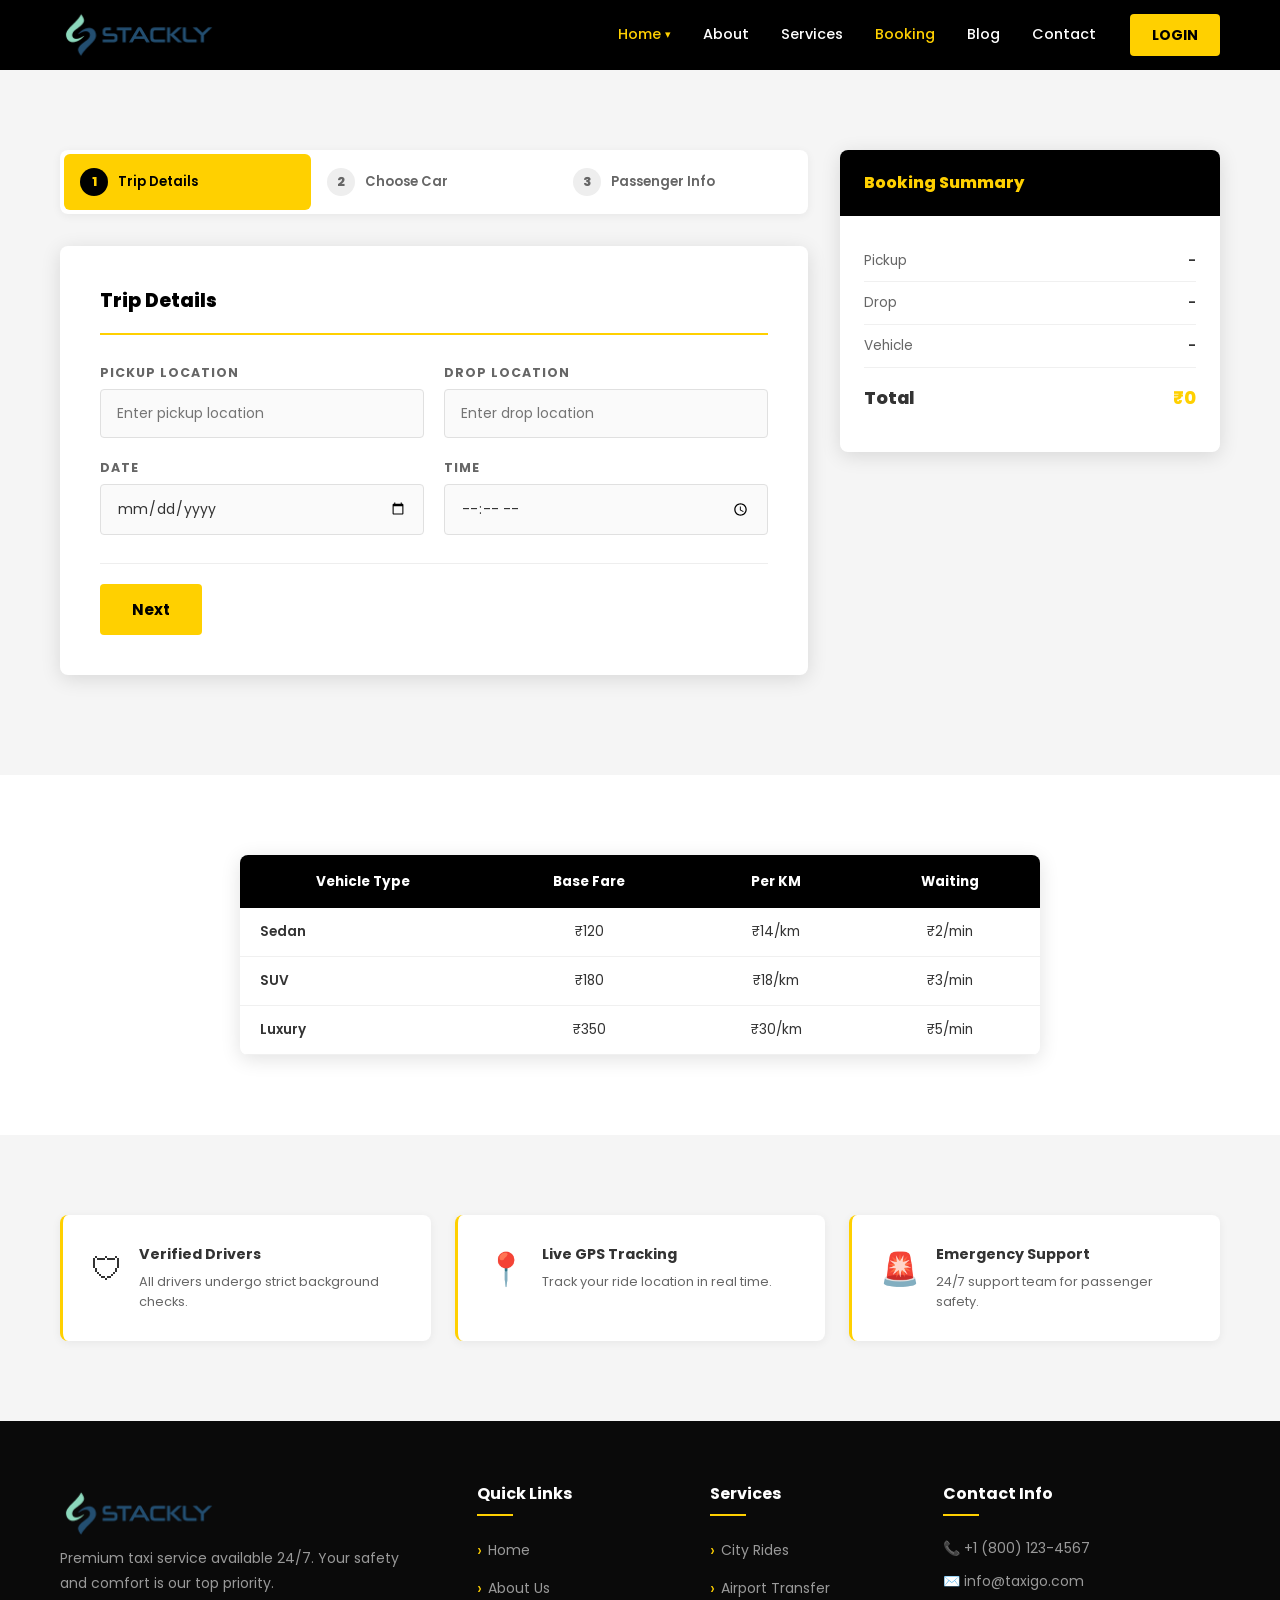
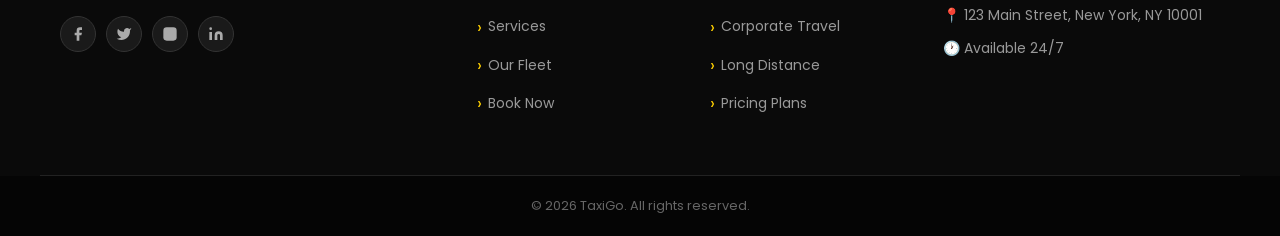
<file: booking.html>
<!DOCTYPE html>
<html lang="en">
<head>
  <meta charset="UTF-8" />
  <meta name="viewport" content="width=device-width, initial-scale=1.0" />
  <title>TaxiGo - Your Ride, Your Way</title>
  <meta name="description" content="TaxiGo offers premium taxi services available 24/7. Book a ride in seconds — city rides, airport transfers, corporate travel and more." />
  <link rel="stylesheet" href="style.css" />
  <link rel="stylesheet" href="booking.css" />
</head>
<body>

<!-- NAVBAR -->
<nav class="navbar" id="navbar">
  <div class="container nav-container">
    <a href="index.html" class="nav-logo">
      <img src="assets/stack logo.png" alt="TaxiGo logo" />
    </a>
    <button class="hamburger" id="hamburger" aria-label="Menu">
      <span></span><span></span><span></span>
    </button>
    <div class="nav-menu" id="navMenu">
      <ul class="nav-list">
        <li class="nav-item has-dropdown">
          <a href="index.html" class="nav-link active">Home <span class="arrow">&#9662;</span></a>
          <div class="dropdown">
            <a href="index.html" class="dropdown-item" data-ocid="home.link">Home 1</a>
            <a href="home2.html" class="dropdown-item" data-ocid="home2.link">Home 2</a>
          </div>
        </li>
        <li class="nav-item"><a href="about.html" class="nav-link" data-ocid="about.link">About</a></li>
        <li class="nav-item"><a href="service.html" class="nav-link" data-ocid="services.link">Services</a></li>
        <li class="nav-item"><a href="booking.html" class="nav-link" data-ocid="booking.link">Booking</a></li>
        <li class="nav-item"><a href="blog.html" class="nav-link" data-ocid="blog.link">Blog</a></li>
        <li class="nav-item"><a href="contact.html" class="nav-link" data-ocid="contact.link">Contact</a></li>
      </ul>
      <a href="login.html" class="btn-book" data-ocid="nav.primary_button">LOGIN</a>
    </div>
  </div>
</nav>


<!-- BOOKING SECTION -->

<section class="booking-section">

<div class="container booking-layout">

<!-- LEFT SIDE -->

<div>

<!-- STEPS NAV -->

<div class="steps-nav">

<button class="step-indicator active" data-step="1">
<span class="step-num">1</span>
Trip Details
</button>

<button class="step-indicator" data-step="2">
<span class="step-num">2</span>
Choose Car
</button>

<button class="step-indicator" data-step="3">
<span class="step-num">3</span>
Passenger Info
</button>

</div>

<!-- BOOKING FORM -->

<div class="booking-form-box">

<form id="bookingForm">

<!-- STEP 1 -->

<div class="booking-step">

<h3>Trip Details</h3>

<div class="form-row">

<div class="form-group">
<label>Pickup Location</label>
<input type="text" placeholder="Enter pickup location">
</div>

<div class="form-group">
<label>Drop Location</label>
<input type="text" placeholder="Enter drop location">
</div>

</div>

<div class="form-row">

<div class="form-group">
<label>Date</label>
<input type="date">
</div>

<div class="form-group">
<label>Time</label>
<input type="time">
</div>

</div>

<div class="step-actions">
  <button type="button" class="btn-primary next-btn">Next</button> 
</div>
</div>

<!-- STEP 2 -->

<div class="booking-step">

<h3>Select Vehicle</h3>

<div class="car-select-grid">

<div class="car-select-card">
<input type="radio" name="car">
<label class="car-select-label">
<img src="assets/home1.webp">
<h4>Sedan</h4>
<div class="price">₹500</div>
</label>
</div>

<div class="car-select-card">
<input type="radio" name="car">
<label class="car-select-label">
<img src="assets/img1.webp">
<h4>SUV</h4>
<div class="price">₹800</div>
</label>
</div>

<div class="car-select-card">
<input type="radio" name="car">
<label class="car-select-label">
<img src="assets/img2.jpeg">
<h4>Luxury</h4>
<div class="price">₹1200</div>
</label>
</div>

<div class="car-select-card">
<input type="radio" name="car">
<label class="car-select-label">
<img src="assets/minivan.jpeg">
<h4>Van</h4>
<div class="price">₹1000</div>
</label>
</div>

</div>

<div class="step-actions">
<button type="button" class="btn-secondary prev-btn">Back</button>
<button type="button" class="btn-primary next-btn">Next</button>
</div>

</div>

<!-- STEP 3 -->

<div class="booking-step">

<h3>Passenger Information</h3>

<div class="form-row">

<div class="form-group">
<label>Full Name</label>
<input type="text">
</div>

<div class="form-group">
<label>Phone Number</label>
<input type="tel">
</div>

</div>

<div class="form-group full-width">
<label>Special Instructions</label>
<textarea rows="3" placeholder="Add any notes for driver"></textarea>
</div>

<div class="step-actions">
<button type="button" class="btn-secondary prev-btn">Back</button>
<button type="submit" class="btn-primary">Confirm Booking</button>
</div>
<div class="form-success">
Booking successful! Our driver will contact you shortly.
</div>

</div>

</form>

</div>

</div>

<!-- RIGHT SUMMARY -->

<div class="booking-summary">

<div class="summary-head">
<h3>Booking Summary</h3>
</div>

<div class="summary-body">

<div class="summary-row">
<span>Pickup</span>
<span>-</span>
</div>

<div class="summary-row">
<span>Drop</span>
<span>-</span>
</div>

<div class="summary-row">
<span>Vehicle</span>
<span>-</span>
</div>

<div class="summary-total">
<span>Total</span>
<span>₹0</span>
</div>

</div>

</div>

</div>

</section>

<!-- PRICING INFO -->

<section class="pricing-info">

<div class="container">

<table class="rate-breakdown">

<thead>
<tr>
<th>Vehicle Type</th>
<th>Base Fare</th>
<th>Per KM</th>
<th>Waiting</th>
</tr>
</thead>

<tbody>

<tr>
<td>Sedan</td>
<td>₹120</td>
<td>₹14/km</td>
<td>₹2/min</td>
</tr>

<tr>
<td>SUV</td>
<td>₹180</td>
<td>₹18/km</td>
<td>₹3/min</td>
</tr>

<tr>
<td>Luxury</td>
<td>₹350</td>
<td>₹30/km</td>
<td>₹5/min</td>
</tr>

</tbody>

</table>

</div>

</section>

<!-- SAFETY SECTION -->

<section class="safety-section">

<div class="container">

<div class="safety-grid">

<div class="safety-item">
<div class="safety-icon">🛡</div>
<div>
<h4>Verified Drivers</h4>
<p>All drivers undergo strict background checks.</p>
</div>
</div>

<div class="safety-item">
<div class="safety-icon">📍</div>
<div>
<h4>Live GPS Tracking</h4>
<p>Track your ride location in real time.</p>
</div>
</div>

<div class="safety-item">
<div class="safety-icon">🚨</div>
<div>
<h4>Emergency Support</h4>
<p>24/7 support team for passenger safety.</p>
</div>
</div>

</div>

</div>

</section>

<footer class="footer">
  <div class="container footer-grid">
    <div class="footer-col">
<a href="index.html" class="nav-logo">
      <img src="assets/stack logo.png" alt="TaxiGo logo" />
    </a>
      <p>Premium taxi service available 24/7. Your safety and comfort is our top priority.</p>
      <div class="social-links">
        <a href="#" class="social-link" aria-label="Facebook"><svg viewBox="0 0 24 24"><path d="M18 2h-3a5 5 0 0 0-5 5v3H7v4h3v8h4v-8h3l1-4h-4V7a1 1 0 0 1 1-1h3z"/></svg></a>
        <a href="#" class="social-link" aria-label="Twitter"><svg viewBox="0 0 24 24"><path d="M23 3a10.9 10.9 0 0 1-3.14 1.53 4.48 4.48 0 0 0-7.86 3v1A10.66 10.66 0 0 1 3 4s-4 9 5 13a11.64 11.64 0 0 1-7 2c9 5 20 0 20-11.5a4.5 4.5 0 0 0-.08-.83A7.72 7.72 0 0 0 23 3z"/></svg></a>
        <a href="#" class="social-link" aria-label="Instagram"><svg viewBox="0 0 24 24"><rect x="2" y="2" width="20" height="20" rx="5" ry="5"/><path d="M16 11.37A4 4 0 1 1 12.63 8 4 4 0 0 1 16 11.37z"/></svg></a>
        <a href="#" class="social-link" aria-label="LinkedIn"><svg viewBox="0 0 24 24"><path d="M16 8a6 6 0 0 1 6 6v7h-4v-7a2 2 0 0 0-2-2 2 2 0 0 0-2 2v7h-4v-7a6 6 0 0 1 6-6zM2 9h4v12H2z"/><circle cx="4" cy="4" r="2"/></svg></a>
      </div>
    </div>
    <div class="footer-col">
      <h4>Quick Links</h4>
      <ul>
        <li><a href="index.html">Home</a></li>
        <li><a href="about.html">About Us</a></li>
        <li><a href="services.html">Services</a></li>
        <li><a href="fleet.html">Our Fleet</a></li>
        <li><a href="booking.html">Book Now</a></li>
      </ul>
    </div>
    <div class="footer-col">
      <h4>Services</h4>
      <ul>
        <li><a href="services.html">City Rides</a></li>
        <li><a href="services.html">Airport Transfer</a></li>
        <li><a href="services.html">Corporate Travel</a></li>
        <li><a href="services.html">Long Distance</a></li>
        <li><a href="pricing.html">Pricing Plans</a></li>
      </ul>
    </div>
    <div class="footer-col">
      <h4>Contact Info</h4>
      <p>&#128222; +1 (800) 123-4567</p>
      <p>&#9993;&#65039; info@taxigo.com</p>
      <p>&#128205; 123 Main Street, New York, NY 10001</p>
      <p>&#128336; Available 24/7</p>
    </div>
  </div>
  <div class="footer-bottom">
    <p>&copy; 2026 TaxiGo. All rights reserved.</p>
  </div>
</footer>
<script>
document.addEventListener("DOMContentLoaded", function() {
  let currentStep = 0;

  // Use more specific selectors to avoid conflicts
  const steps = document.querySelectorAll(".booking-step");
  const nextBtns = document.querySelectorAll(".next-btn");
  const prevBtns = document.querySelectorAll(".prev-btn");
  const indicators = document.querySelectorAll(".step-indicator");

  function showStep(step) {
    // Hide all steps and remove active classes
    steps.forEach((s, i) => {
      s.style.display = (i === step) ? "block" : "none";
    });

    indicators.forEach((ind, i) => {
      ind.classList.toggle("active", i === step);
    });
  }

  // Initialize the first view
  showStep(currentStep);

  // Use addEventListener instead of .onclick for better reliability
  nextBtns.forEach(btn => {
    btn.addEventListener("click", () => {
      if (currentStep < steps.length - 1) {
        currentStep++;
        showStep(currentStep);
      }
    });
  });

  prevBtns.forEach(btn => {
    btn.addEventListener("click", () => {
      if (currentStep > 0) {
        currentStep--;
        showStep(currentStep);
      }
    });
  });
});
</script>
<script src="main.js"></script>
</body>
</html>
</file>
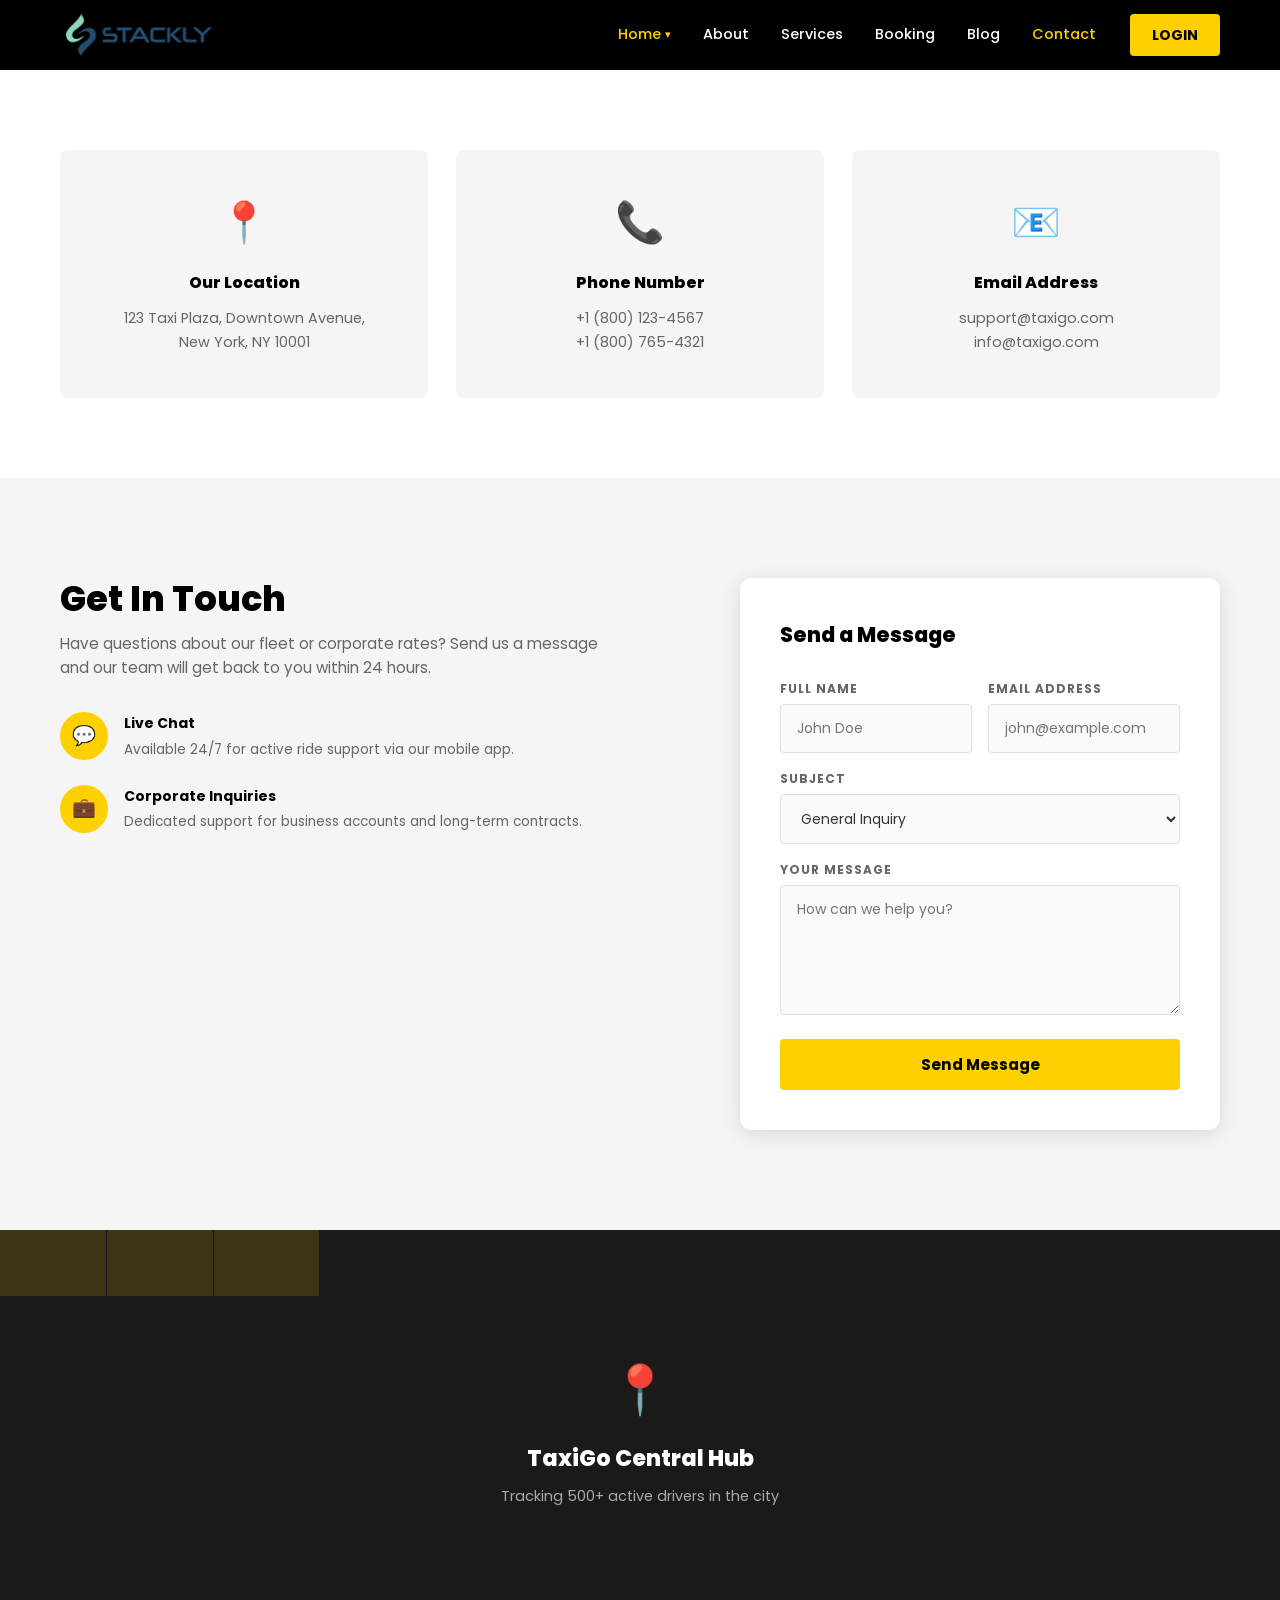
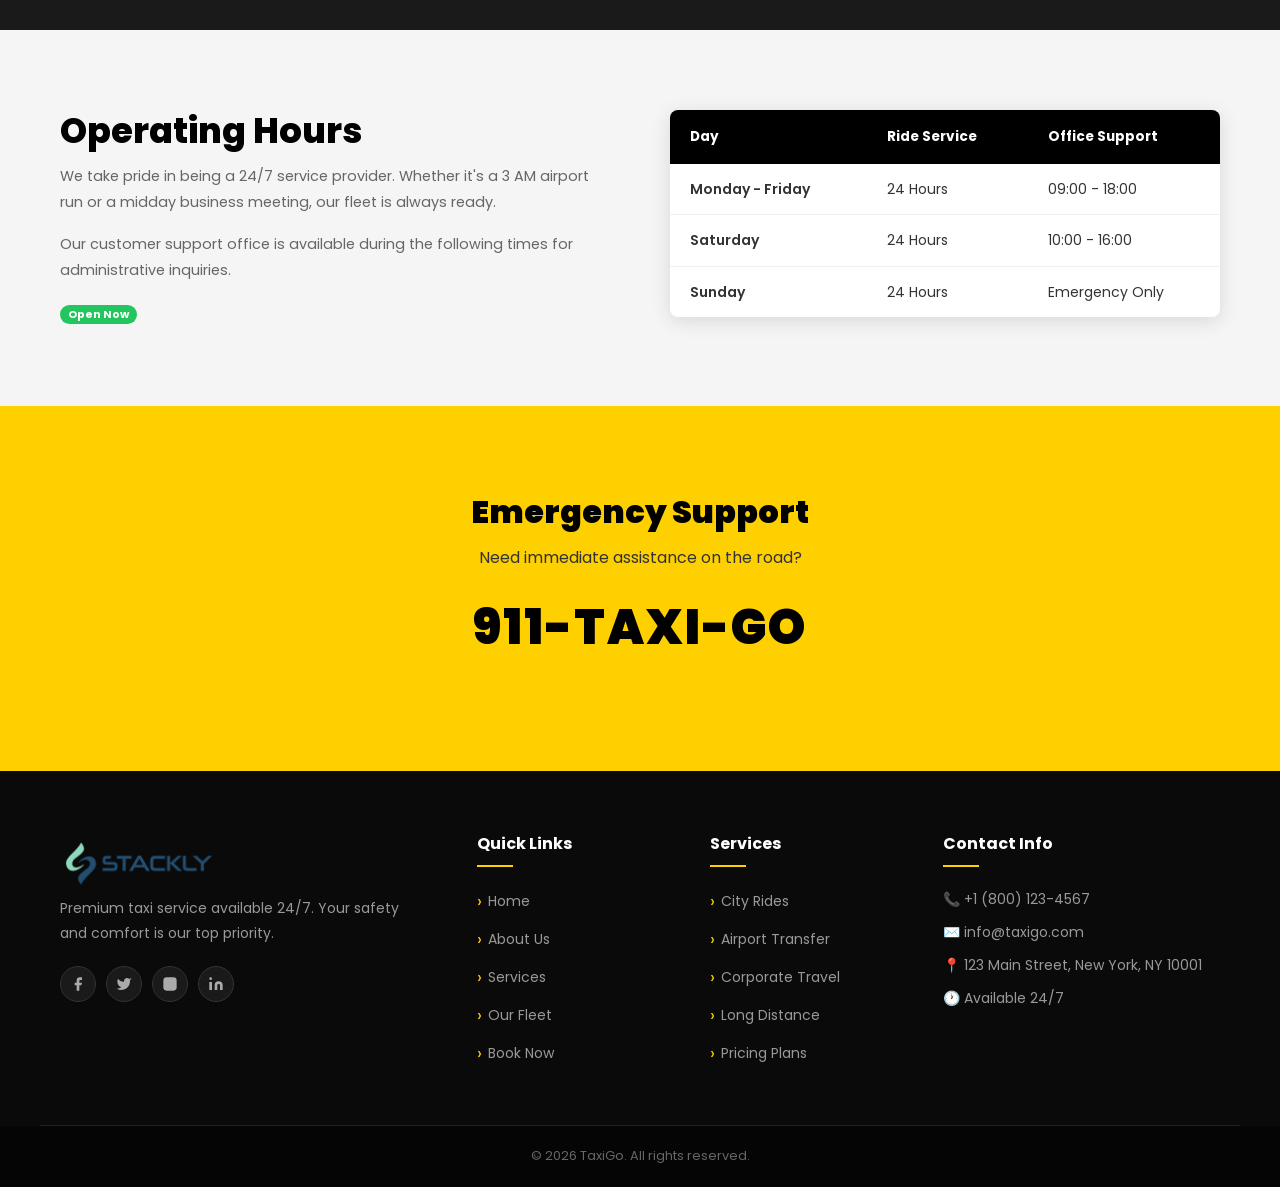
<file: contact.html>
<!DOCTYPE html>
<html lang="en">
<head>
  <meta charset="UTF-8" />
  <meta name="viewport" content="width=device-width, initial-scale=1.0" />
  <title>TaxiGo - Your Ride, Your Way</title>
  <meta name="description" content="TaxiGo offers premium taxi services available 24/7. Book a ride in seconds — city rides, airport transfers, corporate travel and more." />
  <link rel="stylesheet" href="style.css" />
  <link rel="stylesheet" href="contact.css" />
</head>
<body>

<!-- NAVBAR -->
<nav class="navbar" id="navbar">
  <div class="container nav-container">
    <a href="index.html" class="nav-logo">
      <img src="assets/stack logo.png" alt="TaxiGo logo" />
    </a>
    <button class="hamburger" id="hamburger" aria-label="Menu">
      <span></span><span></span><span></span>
    </button>
    <div class="nav-menu" id="navMenu">
      <ul class="nav-list">
        <li class="nav-item has-dropdown">
          <a href="index.html" class="nav-link active">Home <span class="arrow">&#9662;</span></a>
          <div class="dropdown">
            <a href="index.html" class="dropdown-item" data-ocid="home.link">Home 1</a>
            <a href="home2.html" class="dropdown-item" data-ocid="home2.link">Home 2</a>
          </div>
        </li>
        <li class="nav-item"><a href="about.html" class="nav-link" data-ocid="about.link">About</a></li>
        <li class="nav-item"><a href="service.html" class="nav-link" data-ocid="services.link">Services</a></li>
        <li class="nav-item"><a href="booking.html" class="nav-link" data-ocid="booking.link">Booking</a></li>
        <li class="nav-item"><a href="blog.html" class="nav-link" data-ocid="blog.link">Blog</a></li>
        <li class="nav-item"><a href="contact.html" class="nav-link" data-ocid="contact.link">Contact</a></li>
      </ul>
      <a href="login.html" class="btn-book" data-ocid="nav.primary_button">LOGIN</a>
    </div>
  </div>
</nav>



<section class="contact-info-section">
    <div class="container">
        <div class="contact-cards">
            <div class="contact-card">
                <span class="contact-icon">📍</span>
                <h3>Our Location</h3>
                <p>123 Taxi Plaza, Downtown Avenue,<br>New York, NY 10001</p>
            </div>
            <div class="contact-card">
                <span class="contact-icon">📞</span>
                <h3>Phone Number</h3>
                <p><a href="tel:+18001234567">+1 (800) 123-4567</a></p>
                <p><a href="tel:+18007654321">+1 (800) 765-4321</a></p>
            </div>
            <div class="contact-card">
                <span class="contact-icon">📧</span>
                <h3>Email Address</h3>
                <p><a href="mailto:support@taxigo.com">support@taxigo.com</a></p>
                <p><a href="mailto:info@taxigo.com">info@taxigo.com</a></p>
            </div>
        </div>
    </div>
</section>

<section class="contact-form-section">
    <div class="container">
        <div class="contact-form-grid">
            <div class="contact-form-intro">
                <h2 class="section-title">Get In Touch</h2>
                <p class="section-subtitle">Have questions about our fleet or corporate rates? Send us a message and our team will get back to you within 24 hours.</p>
                
                <div class="contact-detail">
                    <div class="cd-icon">💬</div>
                    <div class="cd-info">
                        <h4>Live Chat</h4>
                        <p>Available 24/7 for active ride support via our mobile app.</p>
                    </div>
                </div>

                <div class="contact-detail">
                    <div class="cd-icon">💼</div>
                    <div class="cd-info">
                        <h4>Corporate Inquiries</h4>
                        <p>Dedicated support for business accounts and long-term contracts.</p>
                    </div>
                </div>
            </div>

            <div class="contact-form-box">
                <h3>Send a Message</h3>
                <form class="cform" id="contactForm">
                    <div class="form-row-2">
                        <div class="form-group">
                            <label>Full Name</label>
                            <input type="text" placeholder="John Doe" required>
                        </div>
                        <div class="form-group">
                            <label>Email Address</label>
                            <input type="email" placeholder="john@example.com" required>
                        </div>
                    </div>
                    
                    <div class="form-group">
                        <label>Subject</label>
                        <select>
                            <option>General Inquiry</option>
                            <option>Booking Issue</option>
                            <option>Lost and Found</option>
                            <option>Feedback/Complaint</option>
                            <option>Corporate Account</option>
                        </select>
                    </div>

                    <div class="form-group">
                        <label>Your Message</label>
                        <textarea placeholder="How can we help you?"></textarea>
                    </div>

                    <button type="submit" class="btn-primary" style="width: 100%;">Send Message</button>
                    
                    <div class="form-success">Thank you! Your message has been sent successfully.</div>
                </form>
            </div>
        </div>
    </div>
</section>

<section class="map-section">
    <div class="map-placeholder">
        <div class="map-grid">
            <div class="map-grid-cell"></div><div class="map-grid-cell"></div><div class="map-grid-cell"></div>
        </div>
        <div class="map-content">
            <span class="map-pin">📍</span>
            <h3>TaxiGo Central Hub</h3>
            <p>Tracking 500+ active drivers in the city</p>
        </div>
    </div>
</section>

<section class="hours-section">
    <div class="container">
        <div class="hours-grid">
            <div class="hours-info">
                <h2 class="section-title">Operating Hours</h2>
                <p>We take pride in being a 24/7 service provider. Whether it's a 3 AM airport run or a midday business meeting, our fleet is always ready.</p>
                <p>Our customer support office is available during the following times for administrative inquiries.</p>
                <span class="open-badge">Open Now</span>
            </div>
            
            <table class="hours-table">
                <thead>
                    <tr>
                        <th>Day</th>
                        <th>Ride Service</th>
                        <th>Office Support</th>
                    </tr>
                </thead>
                <tbody>
                    <tr><td>Monday - Friday</td><td>24 Hours</td><td>09:00 - 18:00</td></tr>
                    <tr><td>Saturday</td><td>24 Hours</td><td>10:00 - 16:00</td></tr>
                    <tr><td>Sunday</td><td>24 Hours</td><td>Emergency Only</td></tr>
                </tbody>
            </table>
        </div>
    </div>
</section>

<section class="emergency-section">
    <div class="container">
        <h2>Emergency Support</h2>
        <p>Need immediate assistance on the road?</p>
        <a href="tel:911" class="emergency-phone">911-TAXI-GO</a>
    </div>
</section>


<footer class="footer">
  <div class="container footer-grid">
    <div class="footer-col">
<a href="index.html" class="nav-logo">
      <img src="assets/stack logo.png" alt="TaxiGo logo" />
    </a>
        <p>Premium taxi service available 24/7. Your safety and comfort is our top priority.</p>
      <div class="social-links">
        <a href="404.html" class="social-link" aria-label="Facebook"><svg viewBox="0 0 24 24"><path d="M18 2h-3a5 5 0 0 0-5 5v3H7v4h3v8h4v-8h3l1-4h-4V7a1 1 0 0 1 1-1h3z"/></svg></a>
        <a href="404.html" class="social-link" aria-label="Twitter"><svg viewBox="0 0 24 24"><path d="M23 3a10.9 10.9 0 0 1-3.14 1.53 4.48 4.48 0 0 0-7.86 3v1A10.66 10.66 0 0 1 3 4s-4 9 5 13a11.64 11.64 0 0 1-7 2c9 5 20 0 20-11.5a4.5 4.5 0 0 0-.08-.83A7.72 7.72 0 0 0 23 3z"/></svg></a>
        <a href="404.html" class="social-link" aria-label="Instagram"><svg viewBox="0 0 24 24"><rect x="2" y="2" width="20" height="20" rx="5" ry="5"/><path d="M16 11.37A4 4 0 1 1 12.63 8 4 4 0 0 1 16 11.37z"/><line x1="17.5" y1="6.5" x2="17.51" y2="6.5"/></svg></a>
        <a href="404.html" class="social-link" aria-label="LinkedIn"><svg viewBox="0 0 24 24"><path d="M16 8a6 6 0 0 1 6 6v7h-4v-7a2 2 0 0 0-2-2 2 2 0 0 0-2 2v7h-4v-7a6 6 0 0 1 6-6zM2 9h4v12H2z"/><circle cx="4" cy="4" r="2"/></svg></a>
      </div>
    </div>
    <div class="footer-col">
      <h4>Quick Links</h4>
      <ul>
        <li><a href="index.html">Home</a></li>
        <li><a href="about.html">About Us</a></li>
        <li><a href="services.html">Services</a></li>
        <li><a href="blog.html">Our Fleet</a></li>
        <li><a href="booking.html">Book Now</a></li>
      </ul>
    </div>
    <div class="footer-col">
      <h4>Services</h4>
      <ul>
        <li><a href="services.html">City Rides</a></li>
        <li><a href="services.html">Airport Transfer</a></li>
        <li><a href="services.html">Corporate Travel</a></li>
        <li><a href="services.html">Long Distance</a></li>
        <li><a href="pricing.html">Pricing Plans</a></li>
      </ul>
    </div>
    <div class="footer-col">
      <h4>Contact Info</h4>
      <p>&#128222; +1 (800) 123-4567</p>
      <p>&#9993;&#65039; info@taxigo.com</p>
      <p>&#128205; 123 Main Street, New York, NY 10001</p>
      <p>&#128336; Available 24/7</p>
    </div>
  </div>
  <div class="footer-bottom">
    <p>&copy; 2026 TaxiGo. All rights reserved. 
  </div>
</footer>

<script src="main.js"></script>
</body>
</html>
</file>
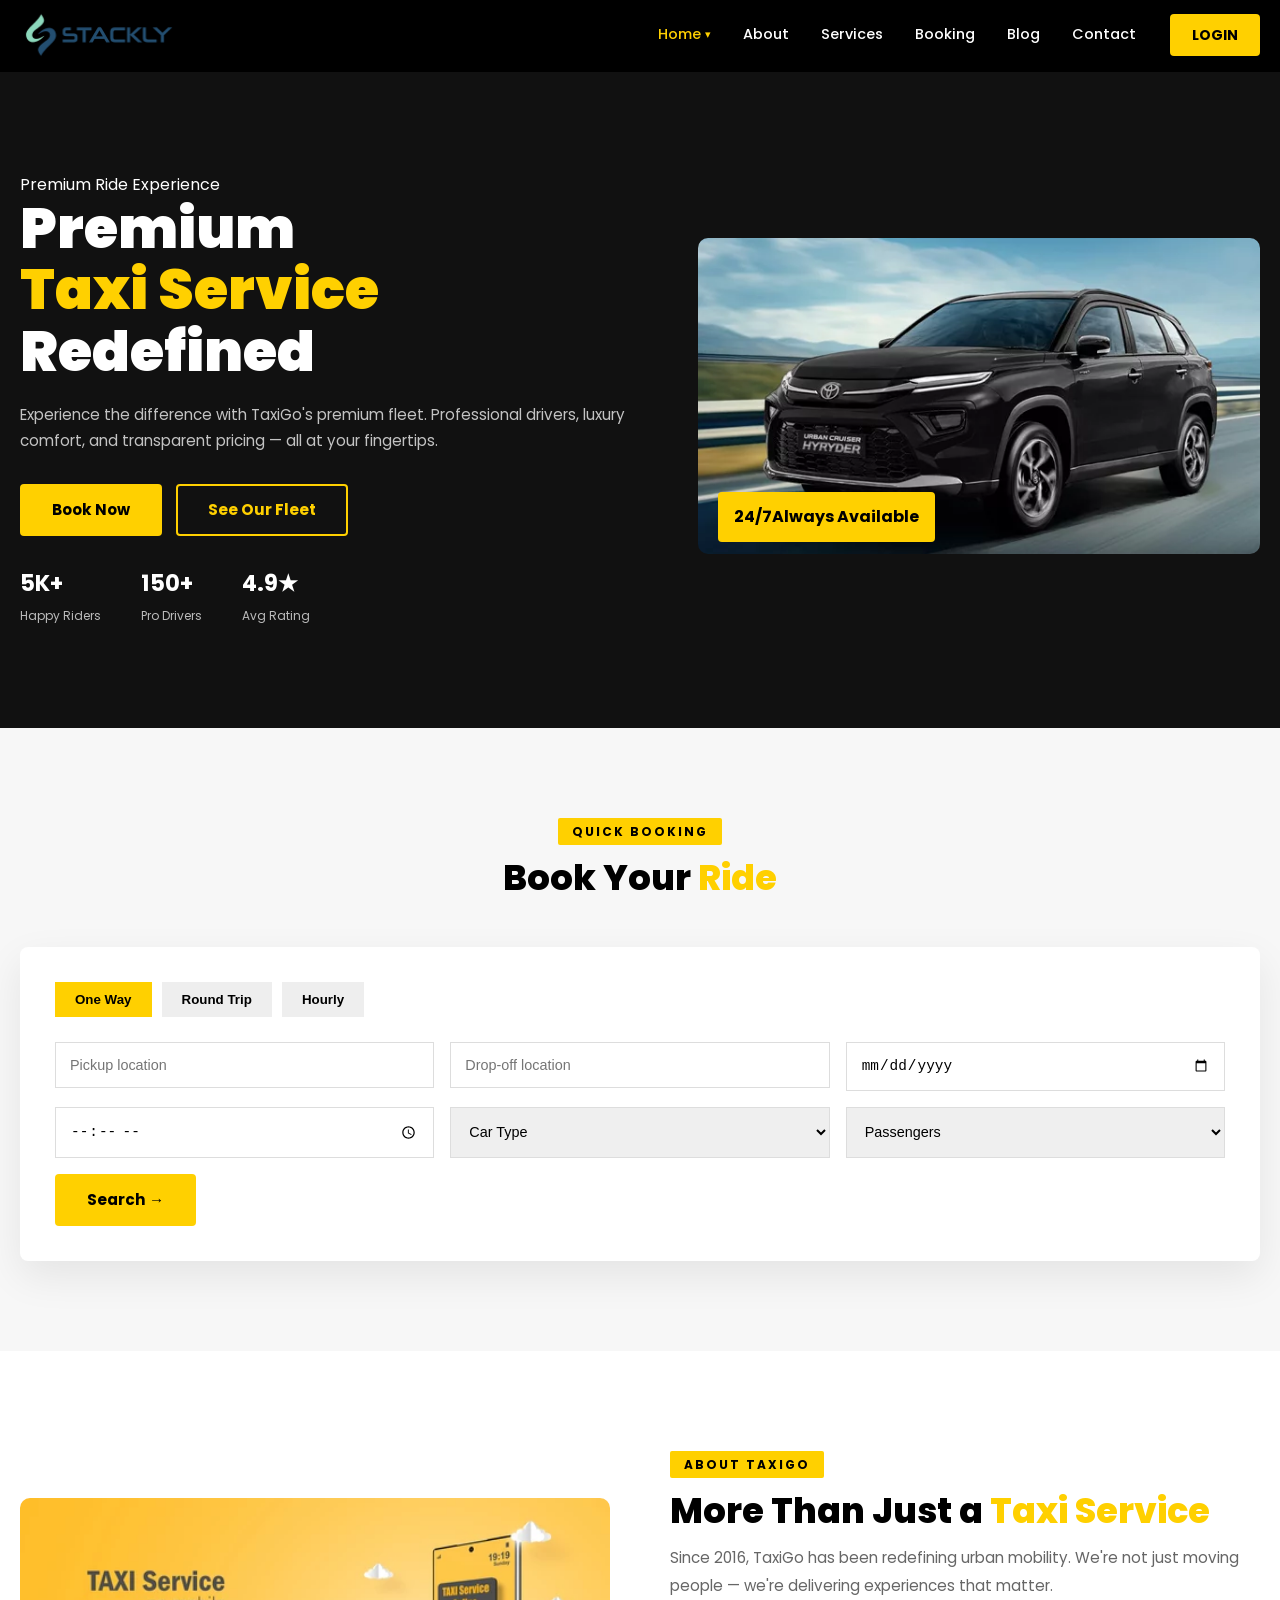
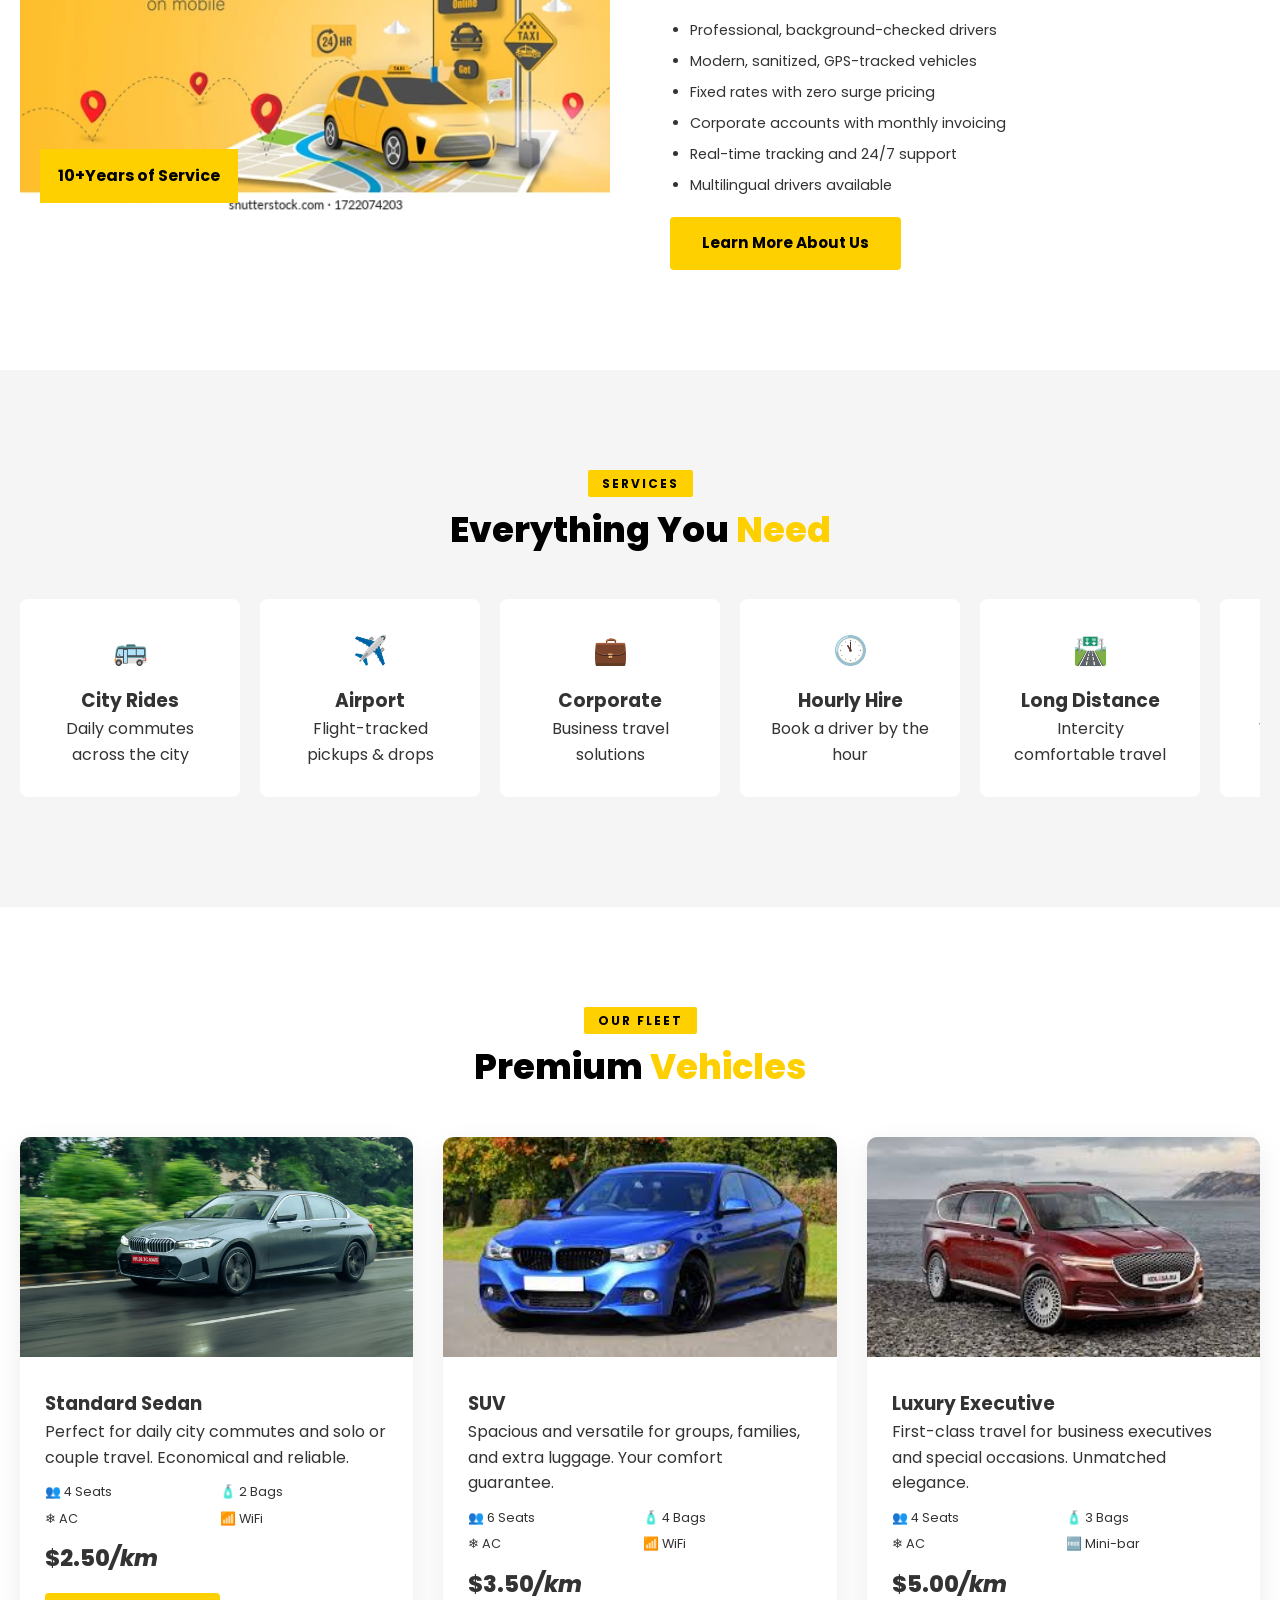
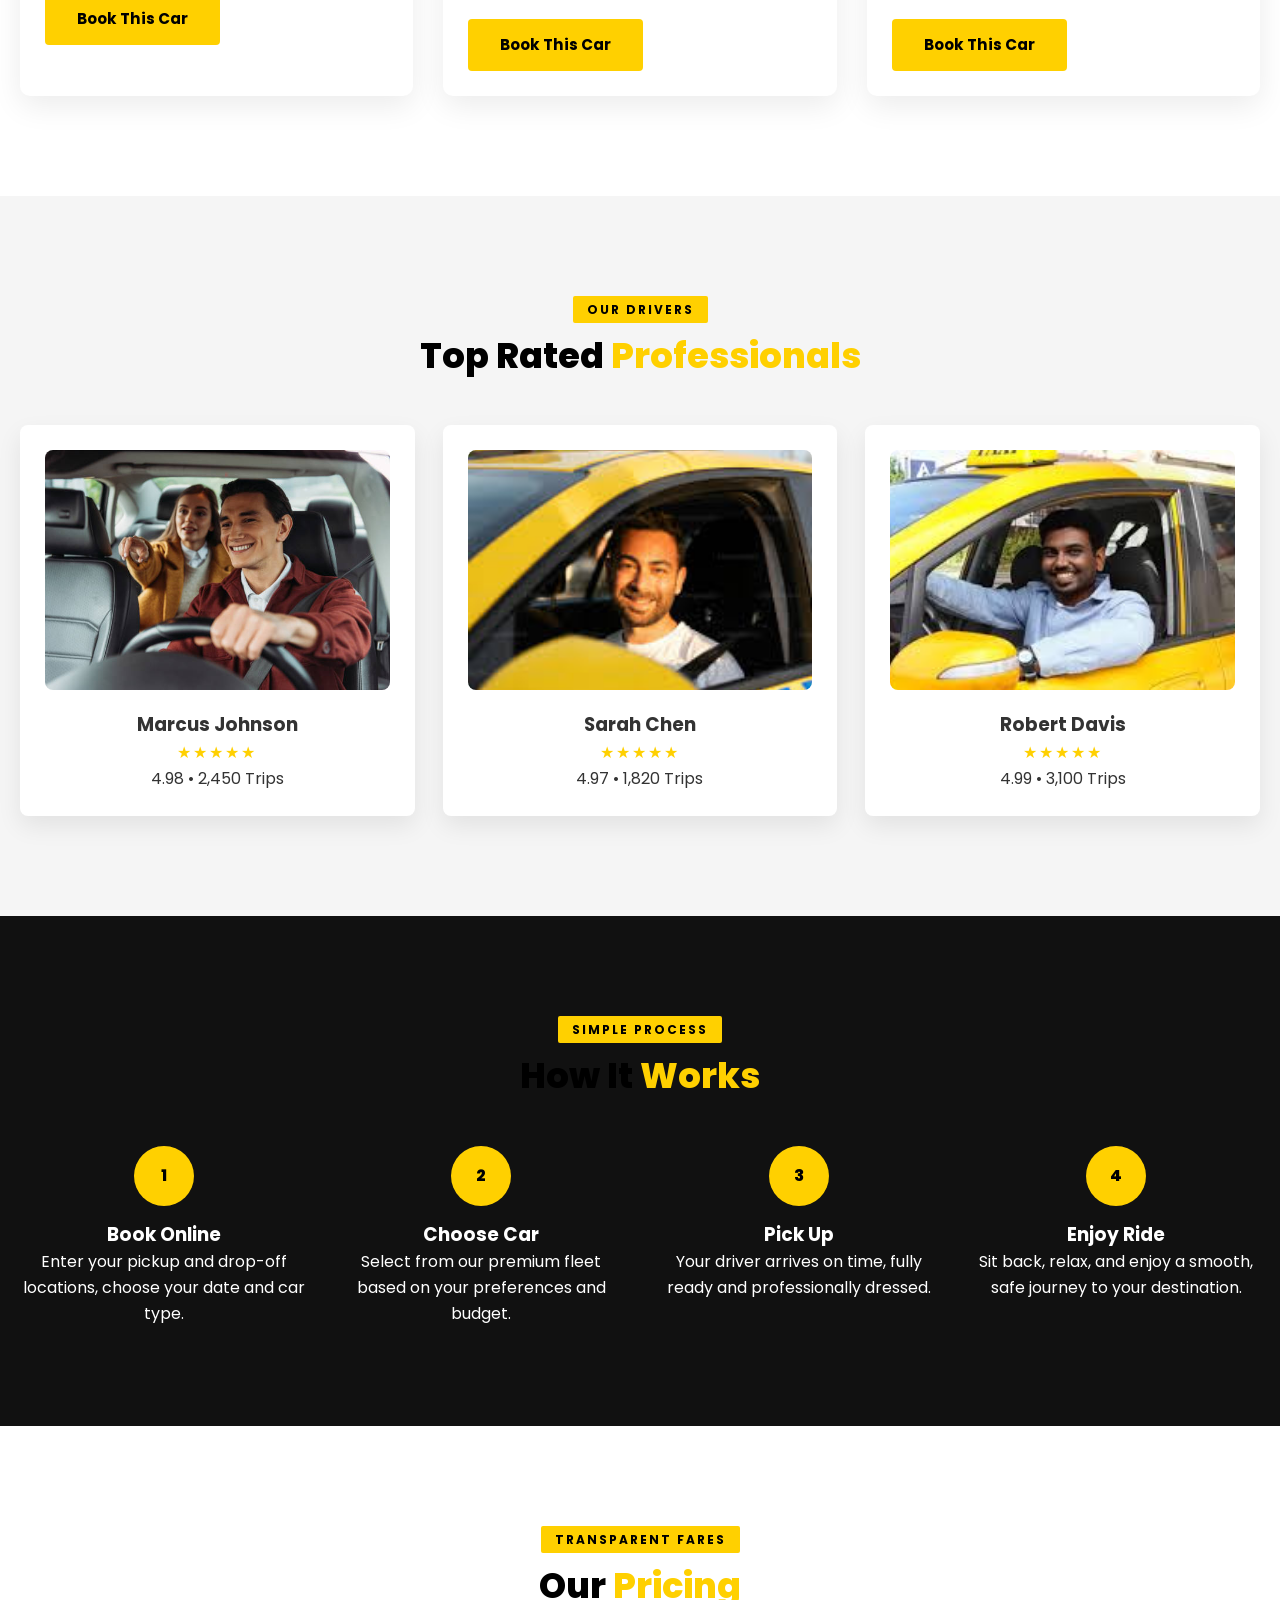
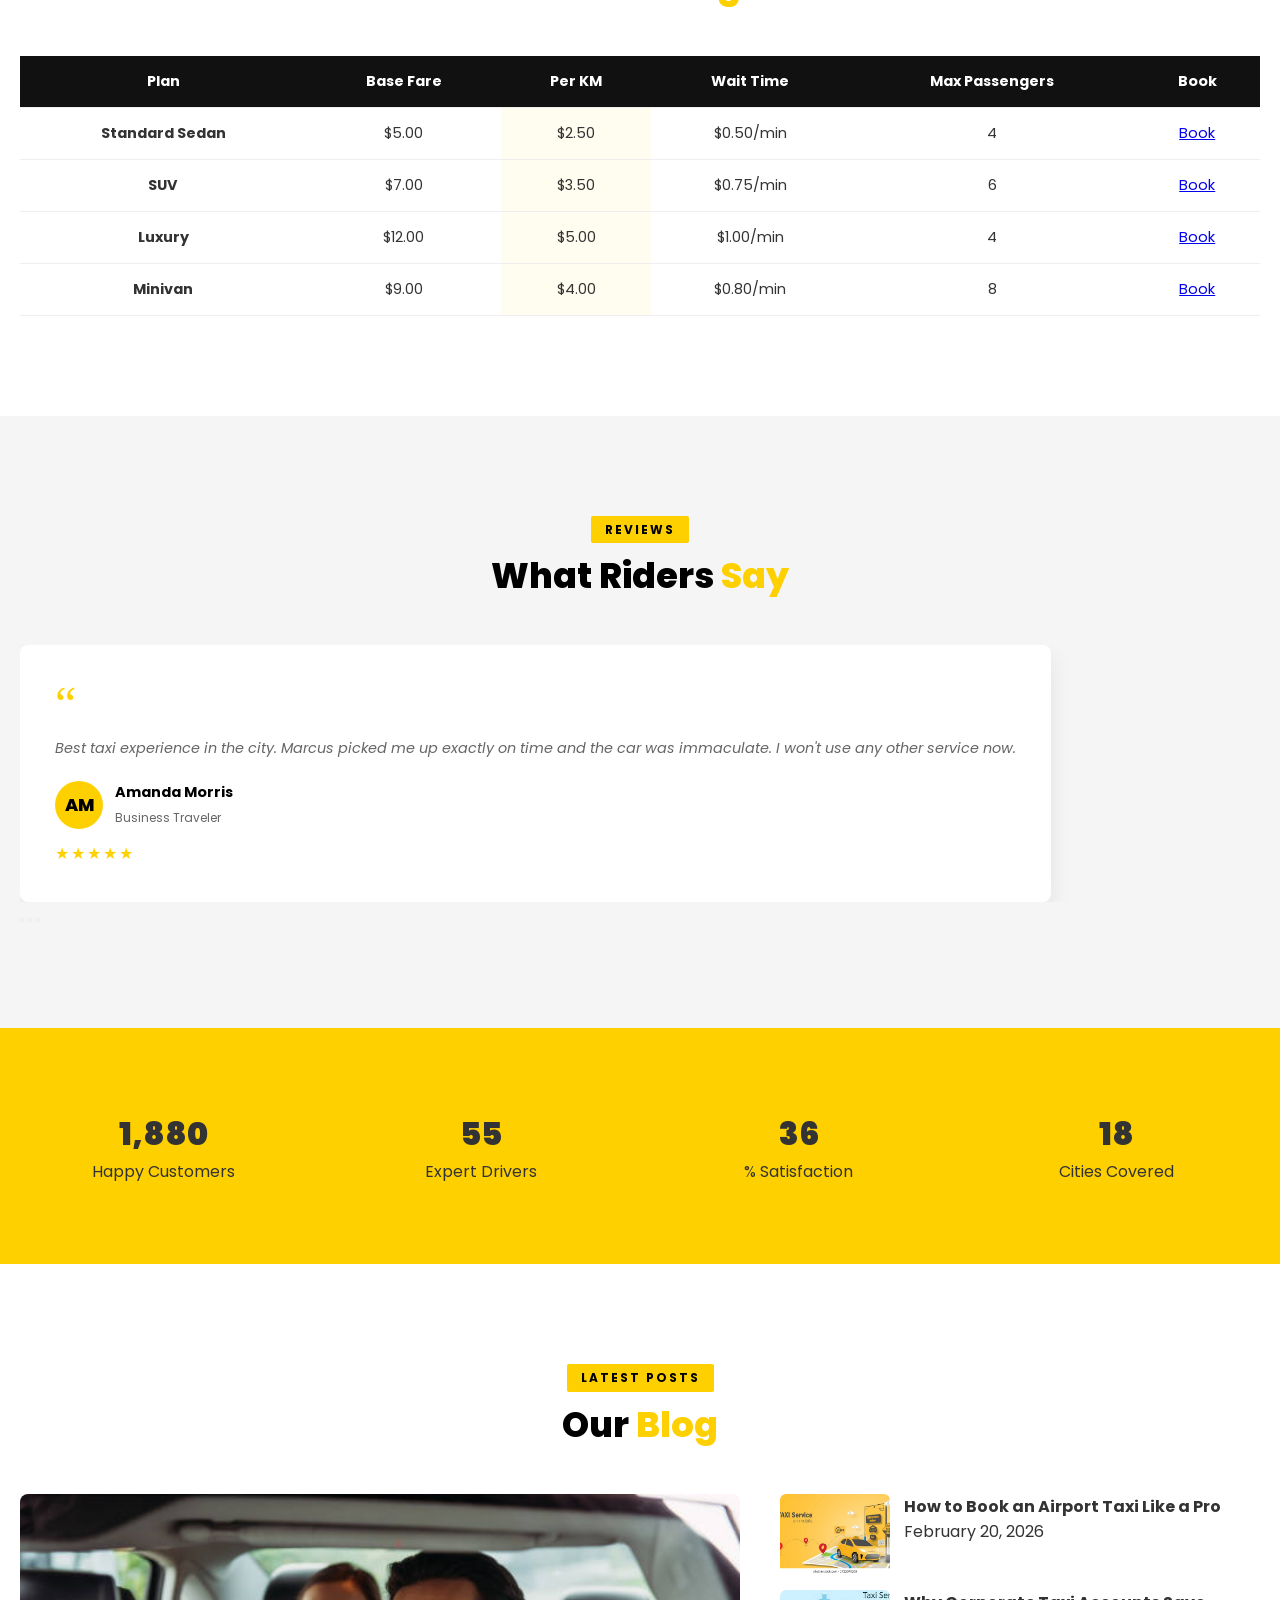
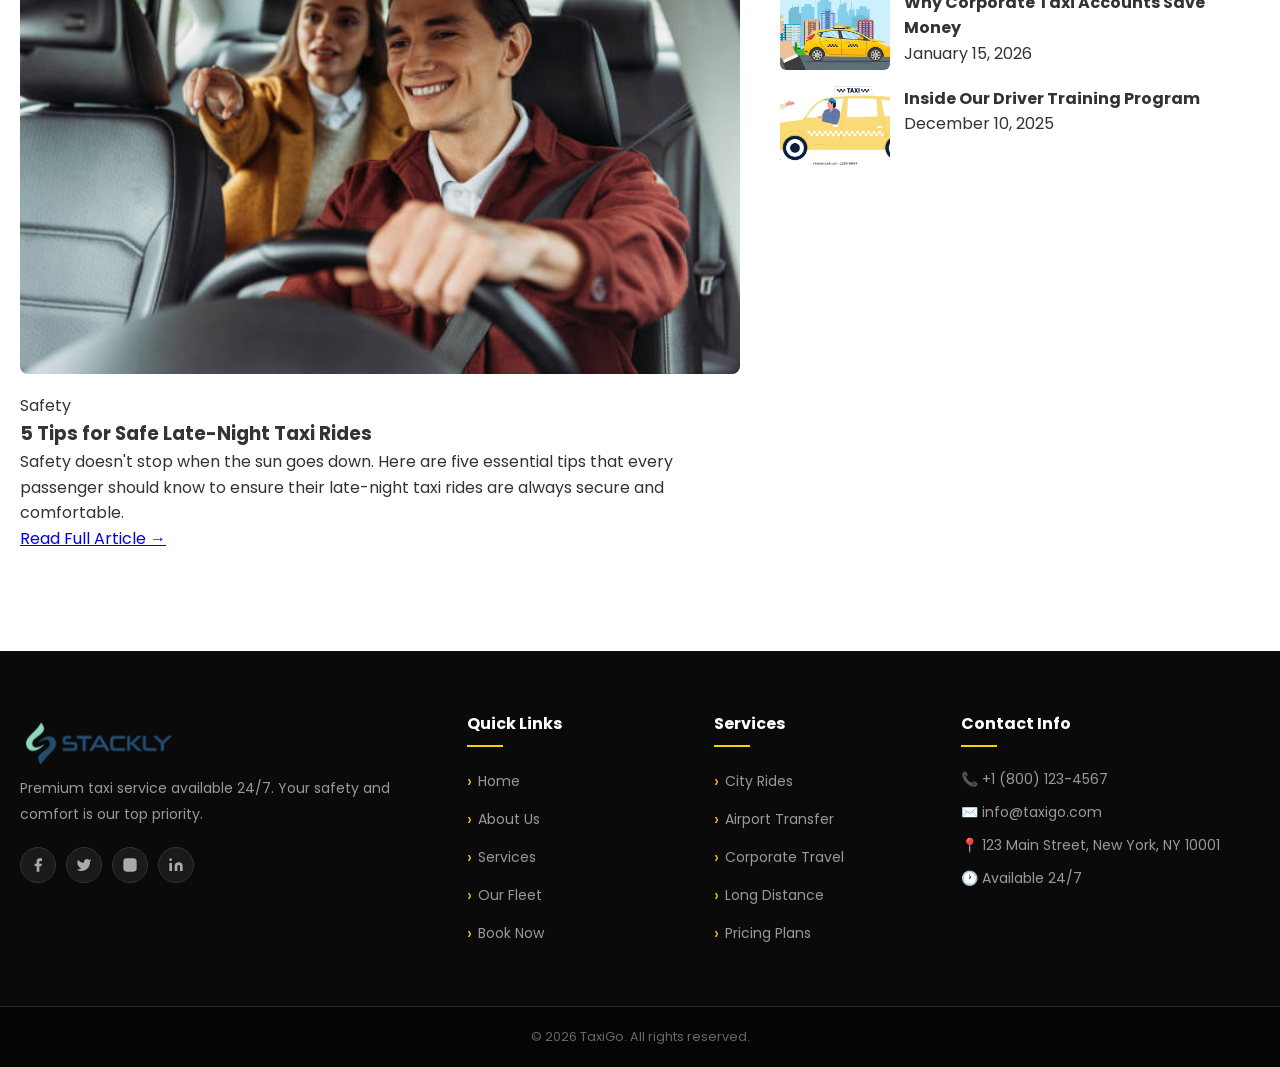
<file: home2.html>
<!DOCTYPE html>
<html lang="en">
<head>
  <meta charset="UTF-8" />
  <meta name="viewport" content="width=device-width, initial-scale=1.0" />
  <title>TaxiGo - Premium Taxi Service</title>
  <meta name="description" content="TaxiGo Premium — luxury taxi booking with split-layout design, tabbed booking, and fleet showcase." />
  <link rel="stylesheet" href="style.css" />
  <link rel="stylesheet" href="home2.css" />
</head>
<body>

<nav class="navbar" id="navbar">
  <div class="container nav-container">
     <a href="index.html" class="nav-logo">
      <img src="assets/stack logo.png" alt="TaxiGo logo" />
    </a>
    <button class="hamburger" id="hamburger" aria-label="Menu"><span></span><span></span><span></span></button>
    <div class="nav-menu" id="navMenu">
      <ul class="nav-list">
        <li class="nav-item has-dropdown">
          <a href="index.html" class="nav-link active">Home <span class="arrow">&#9662;</span></a>
          <div class="dropdown">
            <a href="index.html" class="dropdown-item">Home 1</a>
            <a href="home2.html" class="dropdown-item">Home 2</a>
          </div>
        </li>
        <li class="nav-item"><a href="about.html" class="nav-link">About</a></li>
        <li class="nav-item"><a href="service.html" class="nav-link">Services</a></li>
        <li class="nav-item"><a href="booking.html" class="nav-link">Booking</a></li>
    
        <li class="nav-item"><a href="blog.html" class="nav-link">Blog</a></li>
        <li class="nav-item"><a href="contact.html" class="nav-link">Contact</a></li>
      </ul>
      <a href="login.html" class="btn-book">LOGIN</a>
    </div>
  </div>
</nav>

<main>

<!-- 1. HERO SPLIT -->
<section class="hero2">
  <div class="container">
    <div class="hero2-grid">
      <div class="hero2-content">
        <div class="hero2-tag">Premium Ride Experience</div>
        <h1 class="hero2-title reveal">Premium<br/><span>Taxi Service</span><br/>Redefined</h1>
        <p class="hero2-desc reveal reveal-delay-1">Experience the difference with TaxiGo's premium fleet. Professional drivers, luxury comfort, and transparent pricing — all at your fingertips.</p>
        <div class="hero2-btns reveal reveal-delay-2">
          <a href="booking.html" class="btn-primary">Book Now</a>
          <a href="fleet.html" class="btn-outline">See Our Fleet</a>
        </div>
        <div class="hero2-numbers reveal reveal-delay-3">
          <div class="hero2-num"><strong>5K+</strong><span>Happy Riders</span></div>
          <div class="hero2-num"><strong>150+</strong><span>Pro Drivers</span></div>
          <div class="hero2-num"><strong>4.9&#9733;</strong><span>Avg Rating</span></div>
        </div>
      </div>
      <div class="hero2-img-wrap reveal-right">
        <img src="assets/home1.webp" alt="Premium TaxiGo luxury service" />
        <div class="hero2-badge"><strong>24/7</strong><span>Always Available</span></div>
      </div>
    </div>
  </div>
</section>

<!-- 2. BOOKING WIDGET -->
<section class="booking-widget">
  <div class="container">
    <div class="section-head">
      <span class="section-label reveal">Quick Booking</span>
      <h2 class="section-title reveal reveal-delay-1">Book Your <span>Ride</span></h2>
    </div>
    <div class="booking-card reveal reveal-delay-2">
      <div class="booking-tabs">
        <button class="booking-tab active">One Way</button>
        <button class="booking-tab">Round Trip</button>
        <button class="booking-tab">Hourly</button>
      </div>
      <div class="booking-form-content">
        <form action="#" method="POST">
          <div class="booking-form-grid">
            <div class="input-icon" data-icon="&#128205;">
              <input type="text" class="form-input" placeholder="Pickup location" />
            </div>
            <div class="input-icon" data-icon="&#127988;">
              <input type="text" class="form-input" placeholder="Drop-off location" />
            </div>
            <div class="input-icon" data-icon="&#128197;">
              <input type="date" class="form-input" />
            </div>
            <div class="input-icon" data-icon="&#128336;">
              <input type="time" class="form-input" />
            </div>
            <select class="form-input">
              <option>Car Type</option>
              <option>Sedan</option>
              <option>SUV</option>
              <option>Luxury</option>
              <option>Van</option>
            </select>
            <select class="form-input">
              <option>Passengers</option>
              <option>1</option>
              <option>2</option>
              <option>3</option>
              <option>4+</option>
            </select>
            <div class="bfg-full">
<a href="404.html" class="btn-primary">
Search &#8594;
</a>
            </div>
          </div>
        </form>
      </div>
    </div>
  </div>
</section>

<!-- 3. ABOUT -->
<section class="about2-section">
  <div class="container">
    <div class="about2-grid">
      <div class="about2-img reveal-left">
        <img src="assets/exp.webp" alt="TaxiGo team and fleet" />
        <div class="about2-img-badge"><strong>10+</strong><span>Years of Service</span></div>
      </div>
      <div class="about2-content reveal-right">
        <span class="section-label">About TaxiGo</span>
        <h2 class="section-title">More Than Just a <span>Taxi Service</span></h2>
        <p style="color:var(--text-light);font-size:.95rem;line-height:1.8;margin-bottom:8px;">Since 2016, TaxiGo has been redefining urban mobility. We're not just moving people — we're delivering experiences that matter.</p>
        <ul>
          <li>Professional, background-checked drivers</li>
          <li>Modern, sanitized, GPS-tracked vehicles</li>
          <li>Fixed rates with zero surge pricing</li>
          <li>Corporate accounts with monthly invoicing</li>
          <li>Real-time tracking and 24/7 support</li>
          <li>Multilingual drivers available</li>
        </ul>
        <a href="about.html" class="btn-primary">Learn More About Us</a>
      </div>
    </div>
  </div>
</section>

<!-- 4. SERVICES SCROLL -->
<section class="services2-section">
  <div class="container">
    <div class="section-head">
      <span class="section-label reveal">Services</span>
      <h2 class="section-title reveal reveal-delay-1">Everything You <span>Need</span></h2>
    </div>
    <div class="services2-scroll">
      <div class="service2-card reveal reveal-delay-1">
        <span class="service2-icon">&#128652;</span>
        <h3>City Rides</h3>
        <p>Daily commutes across the city</p>
      </div>
      <div class="service2-card reveal reveal-delay-2">
        <span class="service2-icon">&#9992;&#65039;</span>
        <h3>Airport</h3>
        <p>Flight-tracked pickups & drops</p>
      </div>
      <div class="service2-card reveal reveal-delay-3">
        <span class="service2-icon">&#128188;</span>
        <h3>Corporate</h3>
        <p>Business travel solutions</p>
      </div>
      <div class="service2-card reveal reveal-delay-4">
        <span class="service2-icon">&#128346;</span>
        <h3>Hourly Hire</h3>
        <p>Book a driver by the hour</p>
      </div>
      <div class="service2-card reveal reveal-delay-5">
        <span class="service2-icon">&#128739;&#65039;</span>
        <h3>Long Distance</h3>
        <p>Intercity comfortable travel</p>
      </div>
      <div class="service2-card reveal reveal-delay-6">
        <span class="service2-icon">&#127775;</span>
        <h3>Special Events</h3>
        <p>Weddings, galas & VIP</p>
      </div>
    </div>
  </div>
</section>

<!-- 5. FLEET SHOWCASE -->
<section class="fleet2-section">
  <div class="container">
    <div class="section-head">
      <span class="section-label reveal">Our Fleet</span>
      <h2 class="section-title reveal reveal-delay-1">Premium <span>Vehicles</span></h2>
    </div>
    <div class="fleet2-list">
      <div class="fleet2-item reveal">
        <img src="assets/img1.webp" alt="Standard Sedan" />
        <div class="fleet2-info">
          <h3>Standard Sedan</h3>
          <p>Perfect for daily city commutes and solo or couple travel. Economical and reliable.</p>
          <div class="fleet2-specs">
            <span class="fleet2-spec">&#128101; 4 Seats</span>
            <span class="fleet2-spec">&#129524; 2 Bags</span>
            <span class="fleet2-spec">&#10052; AC</span>
            <span class="fleet2-spec">&#128246; WiFi</span>
          </div>
          <div class="fleet2-price">$2.50<em>/km</em></div>
          <a href="booking.html" class="btn-primary" style="margin-top:16px;display:inline-block;">Book This Car</a>
        </div>
      </div>
      <div class="fleet2-item reveal">
        <img src="assets/img2.jpeg" alt="SUV" />
        <div class="fleet2-info">
          <h3>SUV</h3>
          <p>Spacious and versatile for groups, families, and extra luggage. Your comfort guarantee.</p>
          <div class="fleet2-specs">
            <span class="fleet2-spec">&#128101; 6 Seats</span>
            <span class="fleet2-spec">&#129524; 4 Bags</span>
            <span class="fleet2-spec">&#10052; AC</span>
            <span class="fleet2-spec">&#128246; WiFi</span>
          </div>
          <div class="fleet2-price">$3.50<em>/km</em></div>
          <a href="booking.html" class="btn-primary" style="margin-top:16px;display:inline-block;">Book This Car</a>
        </div>
      </div>
      <div class="fleet2-item reveal">
        <img src="assets/minivan.jpeg" alt="Luxury Executive" />
        <div class="fleet2-info">
          <h3>Luxury Executive</h3>
          <p>First-class travel for business executives and special occasions. Unmatched elegance.</p>
          <div class="fleet2-specs">
            <span class="fleet2-spec">&#128101; 4 Seats</span>
            <span class="fleet2-spec">&#129524; 3 Bags</span>
            <span class="fleet2-spec">&#10052; AC</span>
            <span class="fleet2-spec">&#127379; Mini-bar</span>
          </div>
          <div class="fleet2-price">$5.00<em>/km</em></div>
          <a href="booking.html" class="btn-primary" style="margin-top:16px;display:inline-block;">Book This Car</a>
        </div>
      </div>
    </div>
  </div>
</section>

<!-- 6. DRIVERS SPOTLIGHT -->
<section class="drivers2-section">
  <div class="container">
    <div class="section-head">
      <span class="section-label reveal">Our Drivers</span>
      <h2 class="section-title reveal reveal-delay-1">Top Rated <span>Professionals</span></h2>
    </div>
    <div class="drivers2-grid">
      <div class="driver2-card reveal reveal-delay-1">
        <div class="driver2-img"><img src="assets/driver1.jpg" alt="Marcus Johnson" /></div>
        <h3>Marcus Johnson</h3>
        <div class="stars">&#9733;&#9733;&#9733;&#9733;&#9733;</div>
        <span>4.98 &bull; 2,450 Trips</span>
      </div>
      <div class="driver2-card reveal reveal-delay-2">
        <div class="driver2-img"><img src="assets/driver2.jpeg" alt="Sarah Chen" /></div>
        <h3>Sarah Chen</h3>
        <div class="stars">&#9733;&#9733;&#9733;&#9733;&#9733;</div>
        <span>4.97 &bull; 1,820 Trips</span>
      </div>
      <div class="driver2-card reveal reveal-delay-3">
        <div class="driver2-img"><img src="assets/driver3.jpeg" alt="Robert Davis" /></div>
        <h3>Robert Davis</h3>
        <div class="stars">&#9733;&#9733;&#9733;&#9733;&#9733;</div>
        <span>4.99 &bull; 3,100 Trips</span>
      </div>
    </div>
  </div>
</section>

<!-- 7. HOW IT WORKS -->
<section class="how-section">
  <div class="container">
    <div class="section-head">
      <span class="section-label reveal">Simple Process</span>
      <h2 class="section-title reveal reveal-delay-1">How It <span>Works</span></h2>
    </div>
    <div class="how-steps">
      <div class="how-step reveal reveal-delay-1">
        <div class="how-num">1</div>
        <h3>Book Online</h3>
        <p>Enter your pickup and drop-off locations, choose your date and car type.</p>
      </div>
      <div class="how-step reveal reveal-delay-2">
        <div class="how-num">2</div>
        <h3>Choose Car</h3>
        <p>Select from our premium fleet based on your preferences and budget.</p>
      </div>
      <div class="how-step reveal reveal-delay-3">
        <div class="how-num">3</div>
        <h3>Pick Up</h3>
        <p>Your driver arrives on time, fully ready and professionally dressed.</p>
      </div>
      <div class="how-step reveal reveal-delay-4">
        <div class="how-num">4</div>
        <h3>Enjoy Ride</h3>
        <p>Sit back, relax, and enjoy a smooth, safe journey to your destination.</p>
      </div>
    </div>
  </div>
</section>

<!-- 8. PRICING TABLE -->
<section class="pricing2-section">
  <div class="container">
    <div class="section-head">
      <span class="section-label reveal">Transparent Fares</span>
      <h2 class="section-title reveal reveal-delay-1">Our <span>Pricing</span></h2>
    </div>
    <div class="reveal">
      <table class="pricing2-table">
        <thead>
          <tr>
            <th>Plan</th>
            <th>Base Fare</th>
            <th class="highlight">Per KM</th>
            <th>Wait Time</th>
            <th>Max Passengers</th>
            <th>Book</th>
          </tr>
        </thead>
        <tbody>
          <tr>
            <td><strong>Standard Sedan</strong></td>
            <td>$5.00</td>
            <td style="background:#fffdf0;">$2.50</td>
            <td>$0.50/min</td>
            <td>4</td>
            <td><a href="booking.html" class="btn-sm">Book</a></td>
          </tr>
          <tr>
            <td><strong>SUV</strong></td>
            <td>$7.00</td>
            <td style="background:#fffdf0;">$3.50</td>
            <td>$0.75/min</td>
            <td>6</td>
            <td><a href="booking.html" class="btn-sm">Book</a></td>
          </tr>
          <tr>
            <td><strong>Luxury</strong></td>
            <td>$12.00</td>
            <td style="background:#fffdf0;">$5.00</td>
            <td>$1.00/min</td>
            <td>4</td>
            <td><a href="booking.html" class="btn-sm">Book</a></td>
          </tr>
          <tr>
            <td><strong>Minivan</strong></td>
            <td>$9.00</td>
            <td style="background:#fffdf0;">$4.00</td>
            <td>$0.80/min</td>
            <td>8</td>
            <td><a href="booking.html" class="btn-sm">Book</a></td>
          </tr>
        </tbody>
      </table>
    </div>
  </div>
</section>

<!-- 9. TESTIMONIALS SLIDER -->
<section class="testimonial2-section">
  <div class="container">
    <div class="section-head">
      <span class="section-label reveal">Reviews</span>
      <h2 class="section-title reveal reveal-delay-1">What Riders <span>Say</span></h2>
    </div>
    <div class="slider-wrap">
      <div class="testimonial-slide">
        <div class="testimonial-quote">&ldquo;</div>
        <p class="testimonial-text">Best taxi experience in the city. Marcus picked me up exactly on time and the car was immaculate. I won't use any other service now.</p>
        <div class="testimonial-author">
          <div class="author-avatar">AM</div>
          <div class="author-info"><h5>Amanda Morris</h5><span>Business Traveler</span></div>
        </div>
        <div class="stars" style="margin-top:12px;">&#9733;&#9733;&#9733;&#9733;&#9733;</div>
      </div>
      <div class="testimonial-slide">
        <div class="testimonial-quote">&ldquo;</div>
        <p class="testimonial-text">Fixed pricing is a game changer. No more surge prices at rush hour. TaxiGo has saved my company thousands in travel costs this year.</p>
        <div class="testimonial-author">
          <div class="author-avatar">TH</div>
          <div class="author-info"><h5>Thomas Hughes</h5><span>Finance Manager</span></div>
        </div>
        <div class="stars" style="margin-top:12px;">&#9733;&#9733;&#9733;&#9733;&#9733;</div>
      </div>
      <div class="testimonial-slide">
        <div class="testimonial-quote">&ldquo;</div>
        <p class="testimonial-text">Sarah drove us to the airport at 4am without a single complaint. Cheerful, professional, helped with all the bags. Absolutely 5 stars!</p>
        <div class="testimonial-author">
          <div class="author-avatar">KL</div>
          <div class="author-info"><h5>Karen Liu</h5><span>Frequent Flyer</span></div>
        </div>
        <div class="stars" style="margin-top:12px;">&#9733;&#9733;&#9733;&#9733;&#9733;</div>
      </div>
    </div>
    <div class="slider-dots">
      <button class="slider-dot active" aria-label="Slide 1"></button>
      <button class="slider-dot" aria-label="Slide 2"></button>
      <button class="slider-dot" aria-label="Slide 3"></button>
    </div>
  </div>
</section>

<!-- 10. STATS YELLOW -->
<section class="stats2-section">
  <div class="container">
    <div class="stats2-grid">
      <div class="stat2-item reveal reveal-delay-1">
        <div class="stat-num" data-count="5000">0</div>
        <div class="stat-label">Happy Customers</div>
      </div>
      <div class="stat2-item reveal reveal-delay-2">
        <div class="stat-num" data-count="150">0</div>
        <div class="stat-label">Expert Drivers</div>
      </div>
      <div class="stat2-item reveal reveal-delay-3">
        <div class="stat-num" data-count="98">0</div>
        <div class="stat-label">% Satisfaction</div>
      </div>
      <div class="stat2-item reveal reveal-delay-4">
        <div class="stat-num" data-count="50">0</div>
        <div class="stat-label">Cities Covered</div>
      </div>
    </div>
  </div>
</section>

<!-- 11. BLOG 2-COL -->
<section class="blog2-section">
  <div class="container">
    <div class="section-head">
      <span class="section-label reveal">Latest Posts</span>
      <h2 class="section-title reveal reveal-delay-1">Our <span>Blog</span></h2>
    </div>
    <div class="blog2-layout">
      <div class="blog2-featured reveal-left">
        <img src="assets/driver1.jpg" alt="5 Tips for Safe Late-Night Taxi Rides" />
        <span class="featured-tag">Safety</span>
        <h3>5 Tips for Safe Late-Night Taxi Rides</h3>
        <p>Safety doesn't stop when the sun goes down. Here are five essential tips that every passenger should know to ensure their late-night taxi rides are always secure and comfortable.</p>
        <a href="blog.html" class="read-more">Read Full Article &rarr;</a>
      </div>
      <div class="blog2-list reveal-right">
        <div class="blog2-mini">
          <img src="assets/exp.webp" alt="Airport Taxi Guide" />
          <div class="blog2-mini-body">
            <h4>How to Book an Airport Taxi Like a Pro</h4>
            <span>February 20, 2026</span>
          </div>
        </div>
        <div class="blog2-mini">
          <img src="assets/money.jpeg" alt="Corporate Taxi Accounts" />
          <div class="blog2-mini-body">
            <h4>Why Corporate Taxi Accounts Save Money</h4>
            <span>January 15, 2026</span>
          </div>
        </div>
        <div class="blog2-mini">
          <img src="assets/three.webp" alt="Driver Training" />
          <div class="blog2-mini-body">
            <h4>Inside Our Driver Training Program</h4>
            <span>December 10, 2025</span>
          </div>
        </div>
      </div>
    </div>
  </div>
</section>

<!-- 12. CTA -->


</main>

<footer class="footer">
  <div class="container footer-grid">
    <div class="footer-col">
<a href="index.html" class="nav-logo">
      <img src="assets/stack logo.png" alt="TaxiGo logo" />
    </a>
      <p>Premium taxi service available 24/7. Your safety and comfort is our top priority.</p>
      <div class="social-links">
        <a href="#" class="social-link" aria-label="Facebook"><svg viewBox="0 0 24 24"><path d="M18 2h-3a5 5 0 0 0-5 5v3H7v4h3v8h4v-8h3l1-4h-4V7a1 1 0 0 1 1-1h3z"/></svg></a>
        <a href="#" class="social-link" aria-label="Twitter"><svg viewBox="0 0 24 24"><path d="M23 3a10.9 10.9 0 0 1-3.14 1.53 4.48 4.48 0 0 0-7.86 3v1A10.66 10.66 0 0 1 3 4s-4 9 5 13a11.64 11.64 0 0 1-7 2c9 5 20 0 20-11.5a4.5 4.5 0 0 0-.08-.83A7.72 7.72 0 0 0 23 3z"/></svg></a>
        <a href="#" class="social-link" aria-label="Instagram"><svg viewBox="0 0 24 24"><rect x="2" y="2" width="20" height="20" rx="5" ry="5"/><path d="M16 11.37A4 4 0 1 1 12.63 8 4 4 0 0 1 16 11.37z"/></svg></a>
        <a href="#" class="social-link" aria-label="LinkedIn"><svg viewBox="0 0 24 24"><path d="M16 8a6 6 0 0 1 6 6v7h-4v-7a2 2 0 0 0-2-2 2 2 0 0 0-2 2v7h-4v-7a6 6 0 0 1 6-6zM2 9h4v12H2z"/><circle cx="4" cy="4" r="2"/></svg></a>
      </div>
    </div>
    <div class="footer-col">
      <h4>Quick Links</h4>
      <ul>
        <li><a href="index.html">Home</a></li>
        <li><a href="about.html">About Us</a></li>
        <li><a href="services.html">Services</a></li>
        <li><a href="fleet.html">Our Fleet</a></li>
        <li><a href="booking.html">Book Now</a></li>
      </ul>
    </div>
    <div class="footer-col">
      <h4>Services</h4>
      <ul>
        <li><a href="services.html">City Rides</a></li>
        <li><a href="services.html">Airport Transfer</a></li>
        <li><a href="services.html">Corporate Travel</a></li>
        <li><a href="services.html">Long Distance</a></li>
        <li><a href="pricing.html">Pricing Plans</a></li>
      </ul>
    </div>
    <div class="footer-col">
      <h4>Contact Info</h4>
      <p>&#128222; +1 (800) 123-4567</p>
      <p>&#9993;&#65039; info@taxigo.com</p>
      <p>&#128205; 123 Main Street, New York, NY 10001</p>
      <p>&#128336; Available 24/7</p>
    </div>
  </div>
  <div class="footer-bottom">
    <p>&copy; 2026 TaxiGo. All rights reserved.
  </div>
</footer>

<script src="main.js"></script>
</body>
</html>
</file>
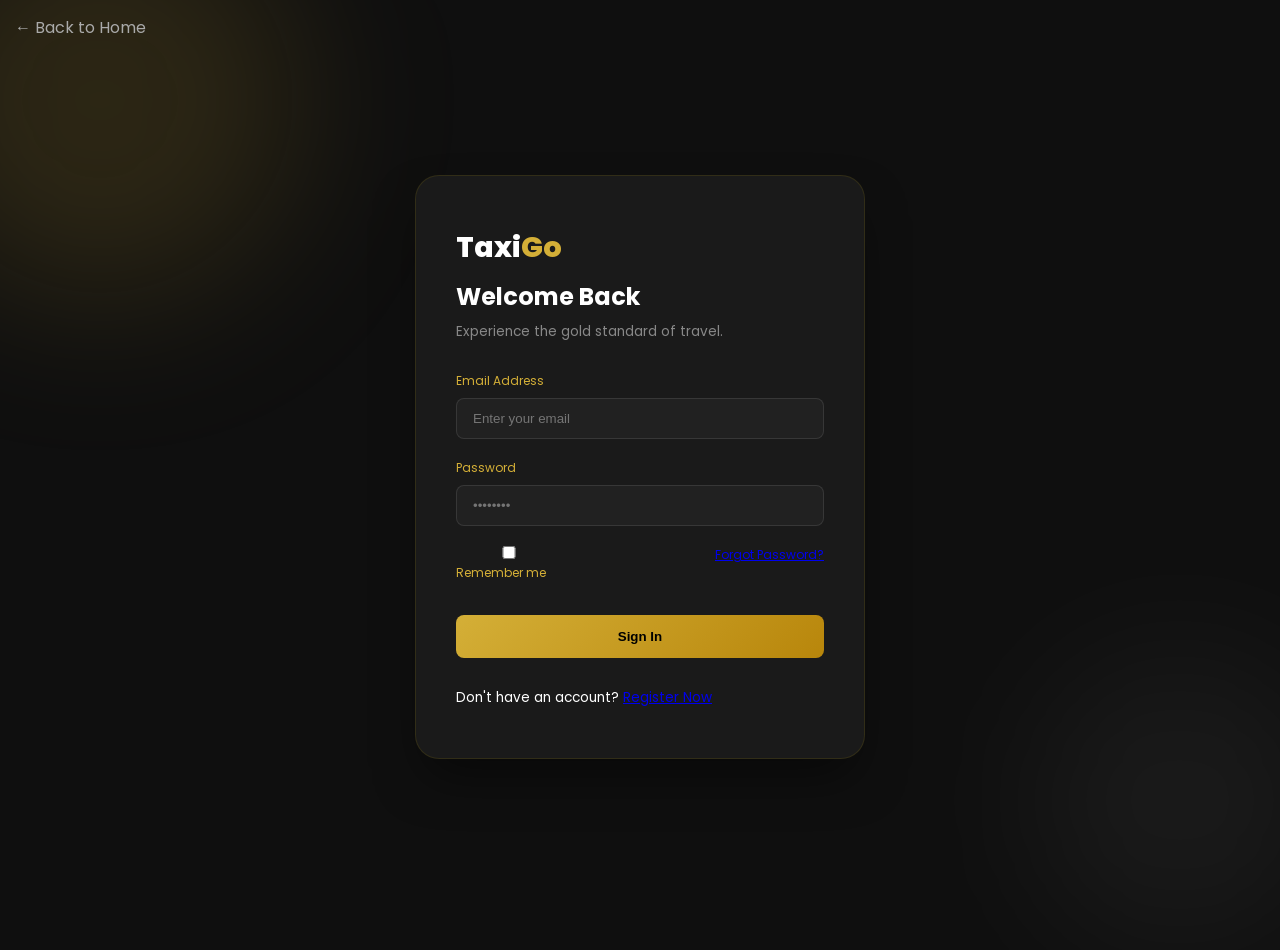
<file: login.html>
<!DOCTYPE html>
<html lang="en">
<head>
    <meta charset="UTF-8">
    <meta name="viewport" content="width=device-width, initial-scale=1.0">
    <title>TaxiGo Luxury - Access Your Account</title>
    <link rel="stylesheet" href="login.css">
    <link href="https://fonts.googleapis.com/css2?family=Poppins:wght@300;400;600;800&display=swap" rel="stylesheet">
</head>
<body>

<div class="auth-wrapper">

    <!-- Background -->
    <div class="bg-circle-1"></div>
    <div class="bg-circle-2"></div>

    <!-- Back Button -->
    <a href="index.html" class="back-home">
        <span class="back-icon">←</span>
        <span class="back-text">Back to Home</span>
    </a>

    <!-- Auth Box -->
    <div class="auth-container">
        <div class="auth-card" id="authCard">
            
            <!-- LOGIN -->
            <div class="card-front">
                <div class="auth-header">
                    <div class="logo">Taxi<span>Go</span></div>
                    <h2>Welcome Back</h2>
                    <p>Experience the gold standard of travel.</p>
                </div>

                <form class="auth-form">
                    <div class="input-group">
                        <label>Email Address</label>
                        <input type="email" placeholder="Enter your email" required>
                    </div>

                    <div class="input-group">
                        <label>Password</label>
                        <input type="password" placeholder="••••••••" required>
                    </div>

                    <div class="form-help">
                        <label><input type="checkbox"> Remember me</label>
                        <a href="404.html">Forgot Password?</a>
                    </div>

                    <button type="submit" class="btn-auth">Sign In</button>
                </form>

                <div class="auth-footer">
                    <p>Don't have an account? 
                        <a href="#" onclick="toggleAuth()">Register Now</a>
                    </p>
                </div>
            </div>

            <!-- REGISTER -->
            <div class="card-back">
                <div class="auth-header">
                    <div class="logo">Taxi<span>Go</span></div>
                    <h2>Create Account</h2>
                    <p>Join our elite circle of travelers.</p>
                </div>

                <form class="auth-form">
                    <div class="input-row">
                        <div class="input-group">
                            <label>Full Name</label>
                            <input type="text" placeholder="John Doe" required>
                        </div>

                        <div class="input-group">
                            <label>Phone</label>
                            <input type="tel" placeholder="+91..." required>
                        </div>
                    </div>

                    <div class="input-group">
                        <label>Email Address</label>
                        <input type="email" placeholder="john@example.com" required>
                    </div>

                    <div class="input-group">
                        <label>Create Password</label>
                        <input type="password" placeholder="••••••••" required>
                    </div>

                    <button type="submit" class="btn-auth">
                        Start Your Journey
                    </button>
                </form>

                <div class="auth-footer">
                    <p>Already a member? 
                        <a href="#" onclick="toggleAuth()">Login here</a>
                    </p>
                </div>
            </div>

        </div>
    </div>

</div>

<script>
function toggleAuth() {
    document.getElementById('authCard').classList.toggle('flipped');
}
</script>

</body>
</html>
</file>
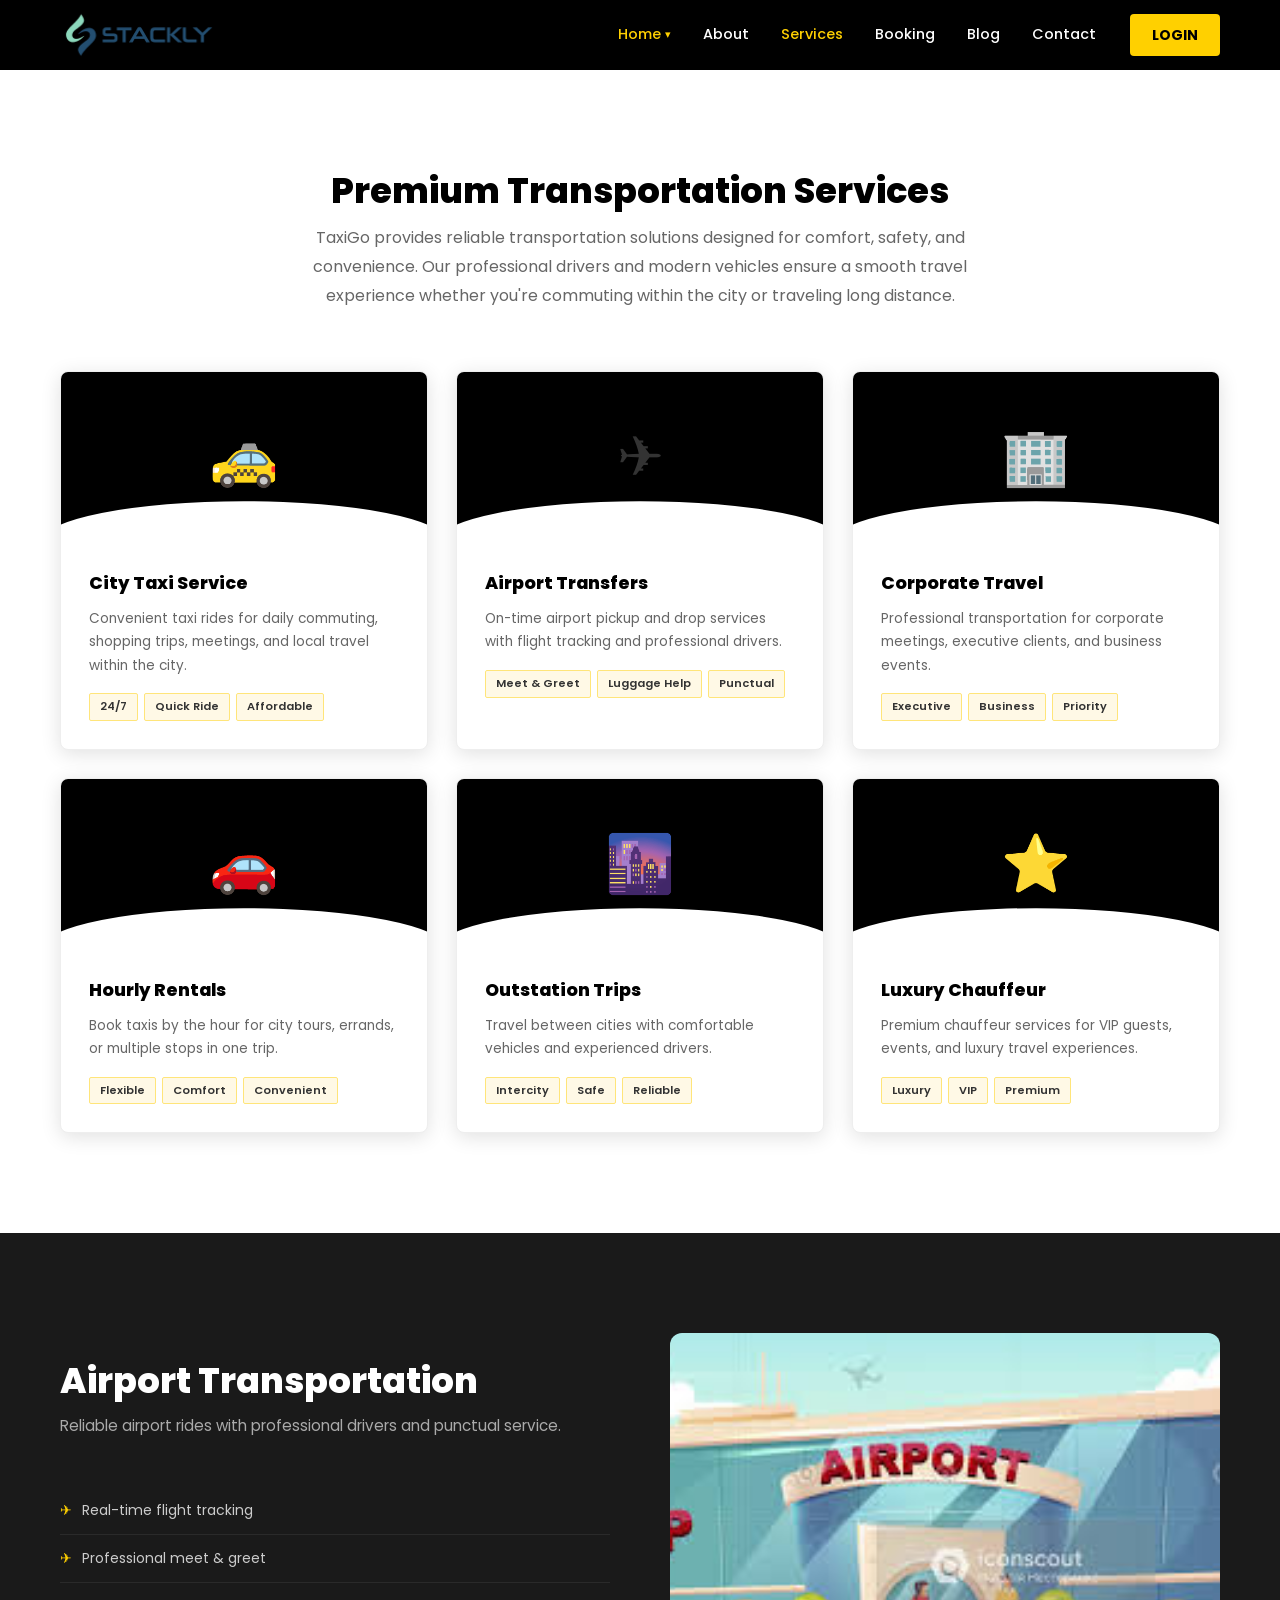
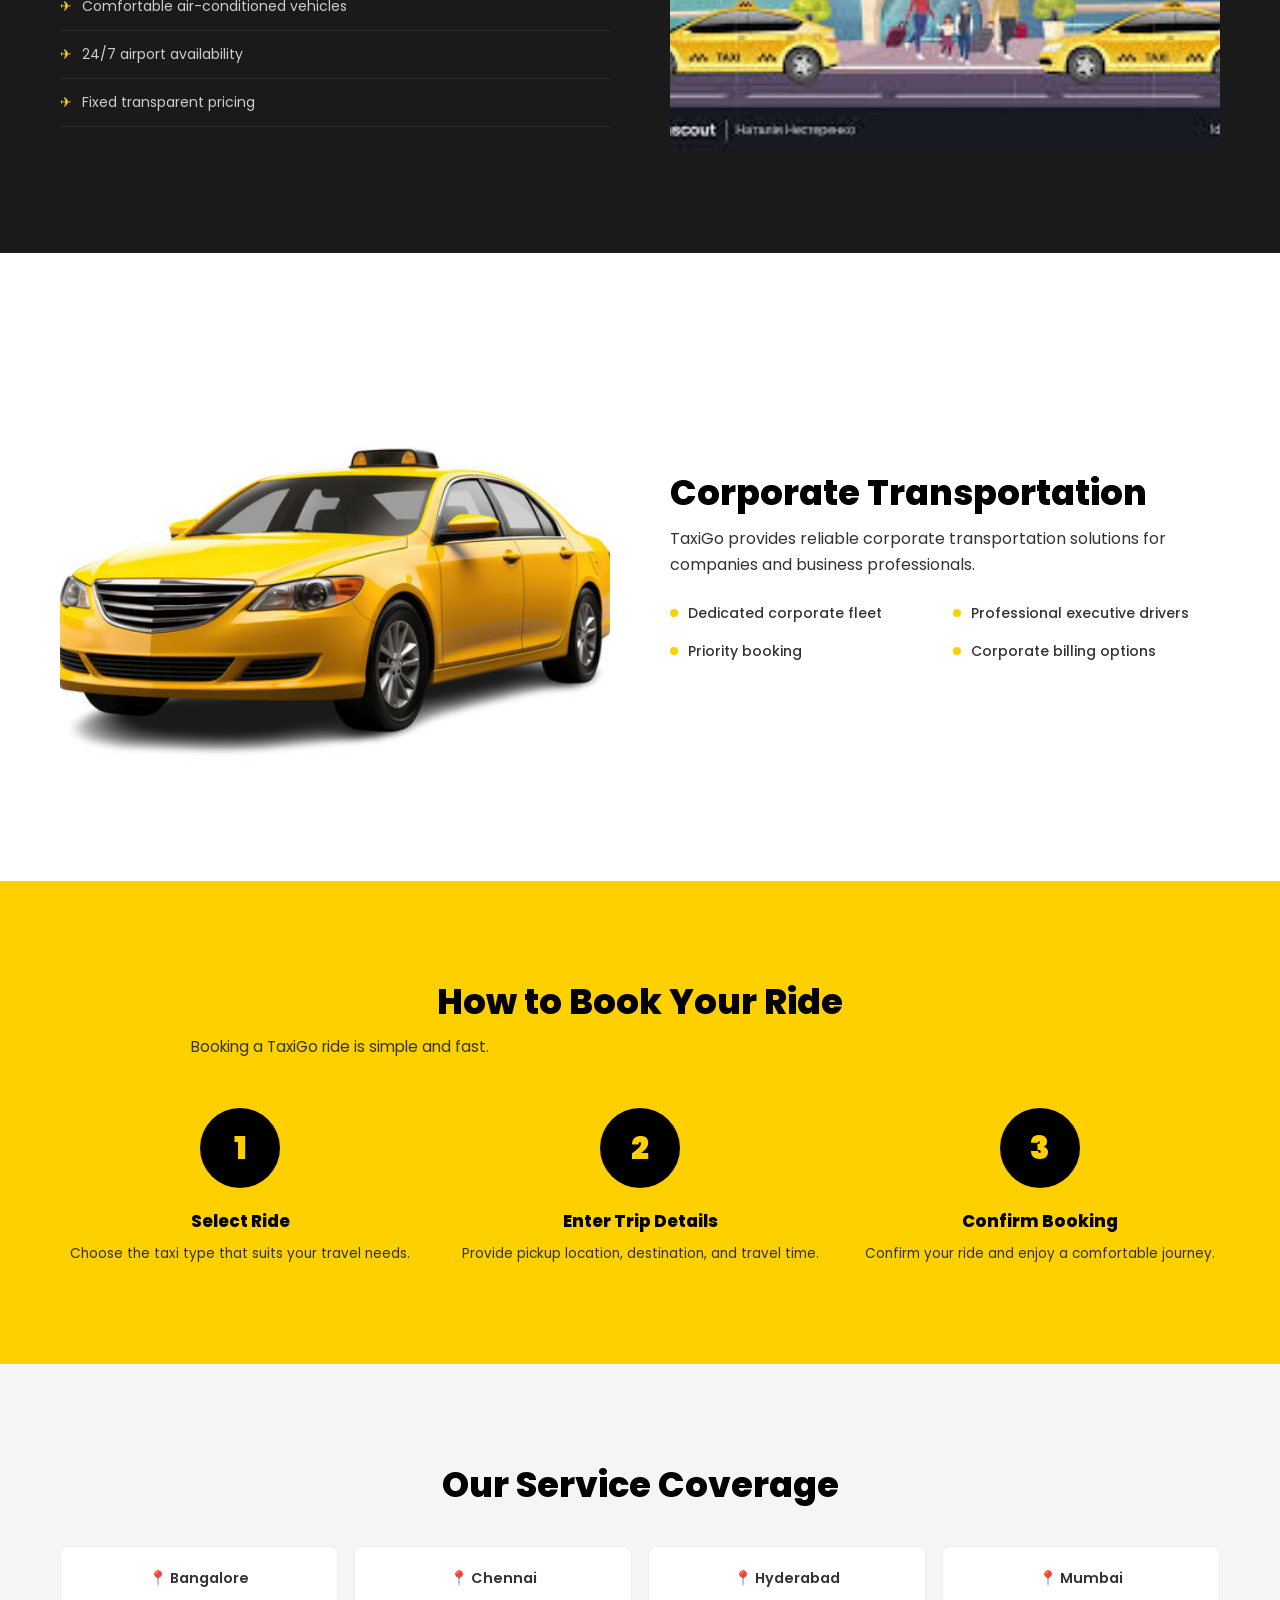
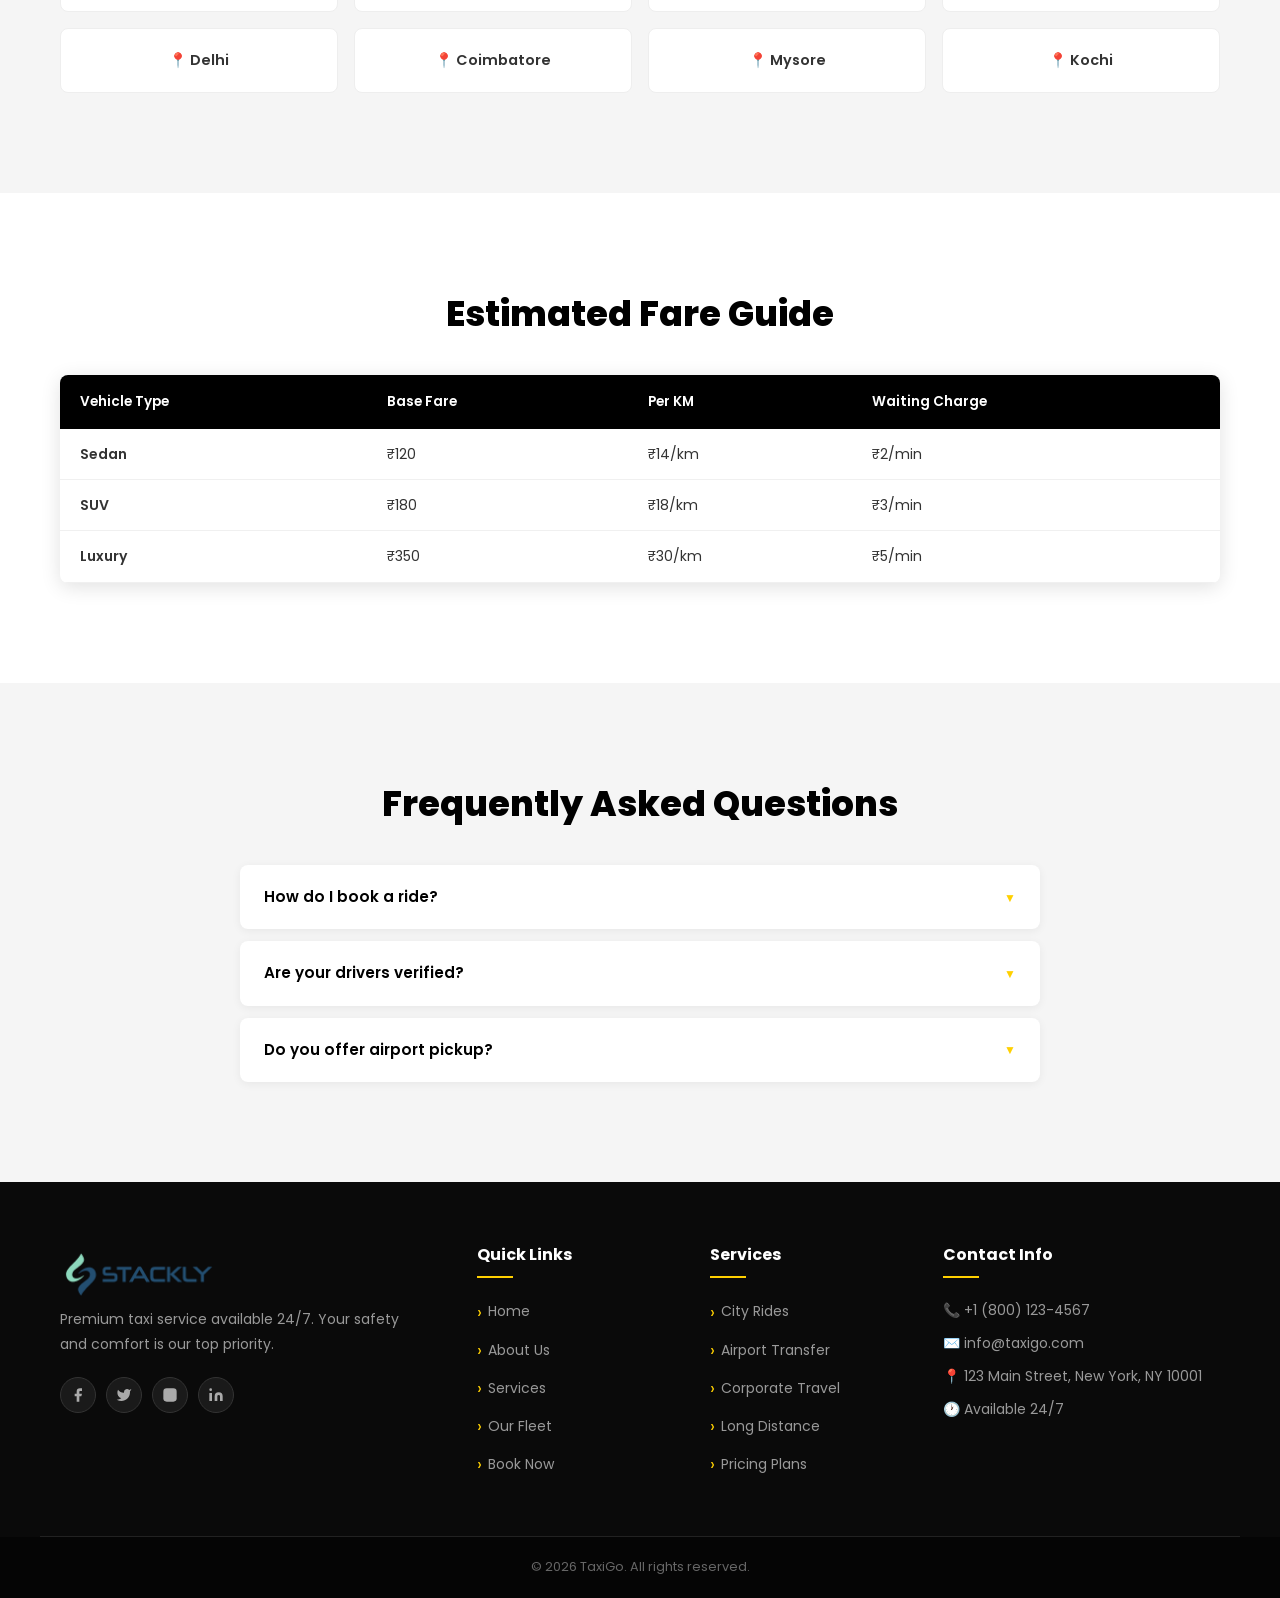
<file: service.html>
<!DOCTYPE html>
<html lang="en">
<head>
  <meta charset="UTF-8" />
  <meta name="viewport" content="width=device-width, initial-scale=1.0" />
  <title>TaxiGo - Your Ride, Your Way</title>
  <meta name="description" content="TaxiGo offers premium taxi services available 24/7. Book a ride in seconds — city rides, airport transfers, corporate travel and more." />
  <link rel="stylesheet" href="style.css" />
  <link rel="stylesheet" href="service.css" />
</head>
<body>

<!-- NAVBAR -->
<nav class="navbar" id="navbar">
  <div class="container nav-container">
    <a href="index.html" class="nav-logo">
      <img src="assets/stack logo.png" alt="TaxiGo logo" />
    </a>
    <button class="hamburger" id="hamburger" aria-label="Menu">
      <span></span><span></span><span></span>
    </button>
    <div class="nav-menu" id="navMenu">
      <ul class="nav-list">
        <li class="nav-item has-dropdown">
          <a href="index.html" class="nav-link active">Home <span class="arrow">&#9662;</span></a>
          <div class="dropdown">
            <a href="index.html" class="dropdown-item" data-ocid="home.link">Home 1</a>
            <a href="home2.html" class="dropdown-item" data-ocid="home2.link">Home 2</a>
          </div>
        </li>
        <li class="nav-item"><a href="about.html" class="nav-link" data-ocid="about.link">About</a></li>
        <li class="nav-item"><a href="service.html" class="nav-link" data-ocid="services.link">Services</a></li>
        <li class="nav-item"><a href="booking.html" class="nav-link" data-ocid="booking.link">Booking</a></li>
        <li class="nav-item"><a href="blog.html" class="nav-link" data-ocid="blog.link">Blog</a></li>
        <li class="nav-item"><a href="contact.html" class="nav-link" data-ocid="contact.link">Contact</a></li>
      </ul>
      <a href="login.html" class="btn-book" data-ocid="nav.primary_button">LOGIN</a>
    </div>
  </div>
</nav>
<!-- SERVICES OVERVIEW -->

<section class="services-overview">
  <div class="container">


<div class="section-header">
  <h2 class="section-title">Premium Transportation Services</h2>
  <p class="intro">
    TaxiGo provides reliable transportation solutions designed for comfort,
    safety, and convenience. Our professional drivers and modern vehicles
    ensure a smooth travel experience whether you're commuting within the
    city or traveling long distance.
  </p>
</div>

<div class="services-big-grid">

  <div class="service-big-card">
    <div class="service-big-icon-wrap">
      <span>🚕</span>
    </div>
    <div class="service-big-body">
      <h3>City Taxi Service</h3>
      <p>
        Convenient taxi rides for daily commuting, shopping trips,
        meetings, and local travel within the city.
      </p>
      <div class="service-tags">
        <span class="service-tag">24/7</span>
        <span class="service-tag">Quick Ride</span>
        <span class="service-tag">Affordable</span>
      </div>
    </div>
  </div>

  <div class="service-big-card">
    <div class="service-big-icon-wrap">
      <span>✈</span>
    </div>
    <div class="service-big-body">
      <h3>Airport Transfers</h3>
      <p>
        On-time airport pickup and drop services with flight tracking
        and professional drivers.
      </p>
      <div class="service-tags">
        <span class="service-tag">Meet & Greet</span>
        <span class="service-tag">Luggage Help</span>
        <span class="service-tag">Punctual</span>
      </div>
    </div>
  </div>

  <div class="service-big-card">
    <div class="service-big-icon-wrap">
      <span>🏢</span>
    </div>
    <div class="service-big-body">
      <h3>Corporate Travel</h3>
      <p>
        Professional transportation for corporate meetings,
        executive clients, and business events.
      </p>
      <div class="service-tags">
        <span class="service-tag">Executive</span>
        <span class="service-tag">Business</span>
        <span class="service-tag">Priority</span>
      </div>
    </div>
  </div>

  <div class="service-big-card">
    <div class="service-big-icon-wrap">
      <span>🚗</span>
    </div>
    <div class="service-big-body">
      <h3>Hourly Rentals</h3>
      <p>
        Book taxis by the hour for city tours, errands,
        or multiple stops in one trip.
      </p>
      <div class="service-tags">
        <span class="service-tag">Flexible</span>
        <span class="service-tag">Comfort</span>
        <span class="service-tag">Convenient</span>
      </div>
    </div>
  </div>

  <div class="service-big-card">
    <div class="service-big-icon-wrap">
      <span>🌆</span>
    </div>
    <div class="service-big-body">
      <h3>Outstation Trips</h3>
      <p>
        Travel between cities with comfortable vehicles
        and experienced drivers.
      </p>
      <div class="service-tags">
        <span class="service-tag">Intercity</span>
        <span class="service-tag">Safe</span>
        <span class="service-tag">Reliable</span>
      </div>
    </div>
  </div>

  <div class="service-big-card">
    <div class="service-big-icon-wrap">
      <span>⭐</span>
    </div>
    <div class="service-big-body">
      <h3>Luxury Chauffeur</h3>
      <p>
        Premium chauffeur services for VIP guests,
        events, and luxury travel experiences.
      </p>
      <div class="service-tags">
        <span class="service-tag">Luxury</span>
        <span class="service-tag">VIP</span>
        <span class="service-tag">Premium</span>
      </div>
    </div>
  </div>

</div>


  </div>
</section>

<!-- AIRPORT SECTION -->

<section class="airport-section">
  <div class="container airport-grid">


<div class="airport-content">
  <h2 class="section-title">Airport Transportation</h2>
  <p class="section-subtitle">
    Reliable airport rides with professional drivers and punctual service.
  </p>

  <ul class="airport-list">
    <li>Real-time flight tracking</li>
    <li>Professional meet & greet</li>
    <li>Comfortable air-conditioned vehicles</li>
    <li>24/7 airport availability</li>
    <li>Fixed transparent pricing</li>
  </ul>
</div>

<div class="airport-img">
  <img src="assets/airport.jpeg" alt="Airport Taxi Service">
</div>


  </div>
</section>

<!-- CORPORATE SECTION -->

<section class="corporate-section">
  <div class="container corporate-grid">


<div class="corporate-img">
  <img src="assets/company.jpg" alt="Corporate Travel">
</div>

<div class="corporate-content">
  <h2 class="section-title">Corporate Transportation</h2>

  <p>
    TaxiGo provides reliable corporate transportation solutions
    for companies and business professionals.
  </p>

  <div class="corp-features">
    <div class="corp-feature">Dedicated corporate fleet</div>
    <div class="corp-feature">Professional executive drivers</div>
    <div class="corp-feature">Priority booking</div>
    <div class="corp-feature">Corporate billing options</div>
  </div>
</div>


  </div>
</section>

<!-- HOW TO BOOK -->

<section class="how-to-book">
  <div class="container">


<div class="section-header">
  <h2 class="section-title">How to Book Your Ride</h2>
  <p class="section-subtitle">
    Booking a TaxiGo ride is simple and fast.
  </p>
</div>

<div class="book-steps">

  <div class="book-step">
    <div class="book-step-num">1</div>
    <h3>Select Ride</h3>
    <p>Choose the taxi type that suits your travel needs.</p>
  </div>

  <div class="book-step">
    <div class="book-step-num">2</div>
    <h3>Enter Trip Details</h3>
    <p>Provide pickup location, destination, and travel time.</p>
  </div>

  <div class="book-step">
    <div class="book-step-num">3</div>
    <h3>Confirm Booking</h3>
    <p>Confirm your ride and enjoy a comfortable journey.</p>
  </div>

</div>


  </div>
</section>

<!-- COVERAGE -->

<section class="coverage-section">
  <div class="container">


<div class="section-header">
  <h2 class="section-title">Our Service Coverage</h2>
</div>

<div class="coverage-grid">
  <div class="coverage-city">📍 Bangalore</div>
  <div class="coverage-city">📍 Chennai</div>
  <div class="coverage-city">📍 Hyderabad</div>
  <div class="coverage-city">📍 Mumbai</div>
  <div class="coverage-city">📍 Delhi</div>
  <div class="coverage-city">📍 Coimbatore</div>
  <div class="coverage-city">📍 Mysore</div>
  <div class="coverage-city">📍 Kochi</div>
</div>


  </div>
</section>

<!-- RATE TABLE -->

<section class="rate-table-section">
  <div class="container">


<div class="section-header">
  <h2 class="section-title">Estimated Fare Guide</h2>
</div>

<table class="rate-table">
  <thead>
    <tr>
      <th>Vehicle Type</th>
      <th>Base Fare</th>
      <th>Per KM</th>
      <th>Waiting Charge</th>
    </tr>
  </thead>
  <tbody>
    <tr>
      <td>Sedan</td>
      <td>₹120</td>
      <td>₹14/km</td>
      <td>₹2/min</td>
    </tr>
    <tr>
      <td>SUV</td>
      <td>₹180</td>
      <td>₹18/km</td>
      <td>₹3/min</td>
    </tr>
    <tr>
      <td>Luxury</td>
      <td>₹350</td>
      <td>₹30/km</td>
      <td>₹5/min</td>
    </tr>
  </tbody>
</table>


  </div>
</section>

<!-- FAQ -->

<section class="faq-section">
  <div class="container">


<div class="section-header">
  <h2 class="section-title">Frequently Asked Questions</h2>
</div>

<div class="faq-list">

  <div class="faq-item">
    <input type="checkbox" id="faq1">
    <label class="faq-label" for="faq1">
      How do I book a ride?
      <span class="faq-arrow">▼</span>
    </label>
    <div class="faq-content">
      <p>You can book through our website or mobile platform.</p>
    </div>
  </div>

  <div class="faq-item">
    <input type="checkbox" id="faq2">
    <label class="faq-label" for="faq2">
      Are your drivers verified?
      <span class="faq-arrow">▼</span>
    </label>
    <div class="faq-content">
      <p>Yes, all drivers undergo strict background verification.</p>
    </div>
  </div>

  <div class="faq-item">
    <input type="checkbox" id="faq3">
    <label class="faq-label" for="faq3">
      Do you offer airport pickup?
      <span class="faq-arrow">▼</span>
    </label>
    <div class="faq-content">
      <p>Yes, we provide 24/7 airport transfer services.</p>
    </div>
  </div>

</div>


  </div>
</section>
<footer class="footer">
  <div class="container footer-grid">
    <div class="footer-col">
<a href="index.html" class="nav-logo">
      <img src="assets/stack logo.png" alt="TaxiGo logo" />
    </a>
      <p>Premium taxi service available 24/7. Your safety and comfort is our top priority.</p>
      <div class="social-links">
        <a href="404.html" class="social-link" aria-label="Facebook"><svg viewBox="0 0 24 24"><path d="M18 2h-3a5 5 0 0 0-5 5v3H7v4h3v8h4v-8h3l1-4h-4V7a1 1 0 0 1 1-1h3z"/></svg></a>
        <a href="404.html" class="social-link" aria-label="Twitter"><svg viewBox="0 0 24 24"><path d="M23 3a10.9 10.9 0 0 1-3.14 1.53 4.48 4.48 0 0 0-7.86 3v1A10.66 10.66 0 0 1 3 4s-4 9 5 13a11.64 11.64 0 0 1-7 2c9 5 20 0 20-11.5a4.5 4.5 0 0 0-.08-.83A7.72 7.72 0 0 0 23 3z"/></svg></a>
        <a href="404.html" class="social-link" aria-label="Instagram"><svg viewBox="0 0 24 24"><rect x="2" y="2" width="20" height="20" rx="5" ry="5"/><path d="M16 11.37A4 4 0 1 1 12.63 8 4 4 0 0 1 16 11.37z"/><line x1="17.5" y1="6.5" x2="17.51" y2="6.5"/></svg></a>
        <a href="404.html" class="social-link" aria-label="LinkedIn"><svg viewBox="0 0 24 24"><path d="M16 8a6 6 0 0 1 6 6v7h-4v-7a2 2 0 0 0-2-2 2 2 0 0 0-2 2v7h-4v-7a6 6 0 0 1 6-6zM2 9h4v12H2z"/><circle cx="4" cy="4" r="2"/></svg></a>
      </div>
    </div>
    <div class="footer-col">
      <h4>Quick Links</h4>
      <ul>
        <li><a href="index.html">Home</a></li>
        <li><a href="about.html">About Us</a></li>
        <li><a href="services.html">Services</a></li>
        <li><a href="blog.html">Our Fleet</a></li>
        <li><a href="booking.html">Book Now</a></li>
      </ul>
    </div>
    <div class="footer-col">
      <h4>Services</h4>
      <ul>
        <li><a href="services.html">City Rides</a></li>
        <li><a href="services.html">Airport Transfer</a></li>
        <li><a href="services.html">Corporate Travel</a></li>
        <li><a href="services.html">Long Distance</a></li>
        <li><a href="pricing.html">Pricing Plans</a></li>
      </ul>
    </div>
    <div class="footer-col">
      <h4>Contact Info</h4>
      <p>&#128222; +1 (800) 123-4567</p>
      <p>&#9993;&#65039; info@taxigo.com</p>
      <p>&#128205; 123 Main Street, New York, NY 10001</p>
      <p>&#128336; Available 24/7</p>
    </div>
  </div>
  <div class="footer-bottom">
    <p>&copy; 2026 TaxiGo. All rights reserved. 
  </div>
</footer>

<script src="main.js"></script>
</body>
</html>
</file>
<file: style.css>
@import url('https://fonts.googleapis.com/css2?family=Poppins:wght@300;400;500;600;700;800;900&display=swap');

:root {
  --yellow: #FFD000;
  --black: #000000;
  --white: #FFFFFF;
  --dark: #1a1a1a;
  --gray: #f5f5f5;
  --text: #333333;
  --text-light: #666666;
  --transition: all 0.3s ease;
  --shadow: 0 4px 20px rgba(0,0,0,0.12);
  --radius: 8px;
}

* { margin: 0; padding: 0; box-sizing: border-box; }

body {
  font-family: 'Poppins', sans-serif;
  color: var(--text);
  line-height: 1.6;
}

.container {
  max-width: 1200px;
  margin: 0 auto;
  padding: 0 20px;
}

/* ===== NAVBAR ===== */
.navbar {
  position: sticky;
  top: 0;
  background: #000;
  z-index: 1000;
  transition: var(--transition);
  padding: 0;
}

.navbar.scrolled {
  box-shadow: 0 2px 20px rgba(255,208,0,0.2);
}

.nav-container {
  display: flex;
  align-items: center;
  justify-content: space-between;
  height: 70px;
}

.nav-logo {
  display: flex;
  align-items: center;
  gap: 10px;
  text-decoration: none;
  color: var(--yellow);
  font-size: 1.6rem;
  font-weight: 800;
  letter-spacing: 1px;
}

.nav-logo svg {
  width: 32px;
  height: 32px;
  fill: var(--yellow);
}

.nav-menu {
  display: flex;
  align-items: center;
  gap: 8px;
}

.nav-list {
  display: flex;
  list-style: none;
  align-items: center;
  gap: 4px;
}

.nav-item {
  position: relative;
}

.nav-link {
  color: #fff;
  text-decoration: none;
  font-size: 0.9rem;
  font-weight: 500;
  padding: 8px 14px;
  border-radius: 4px;
  transition: var(--transition);
  display: flex;
  align-items: center;
  gap: 4px;
  white-space: nowrap;
}

.nav-link:hover,
.nav-link.active {
  color: var(--yellow);
}

.arrow {
  font-size: 0.7rem;
  transition: transform 0.3s ease;
  display: inline-block;
}

.has-dropdown:hover .arrow {
  transform: rotate(180deg);
}

/* Dropdown */
.dropdown {
  position: absolute;
  top: 100%;
  left: 0;
  background: #111;
  min-width: 160px;
  border-top: 2px solid var(--yellow);
  max-height: 0;
  overflow: hidden;
  transition: max-height 0.35s cubic-bezier(0.4,0,0.2,1), opacity 0.3s ease;
  opacity: 0;
  border-radius: 0 0 8px 8px;
  box-shadow: 0 8px 25px rgba(0,0,0,0.4);
}

.has-dropdown:hover .dropdown {
  max-height: 200px;
  opacity: 1;
}

.dropdown-item {
  display: block;
  padding: 12px 20px;
  color: #ccc;
  text-decoration: none;
  font-size: 0.875rem;
  transition: var(--transition);
  border-bottom: 1px solid #222;
}

.dropdown-item:hover {
  color: var(--yellow);
  background: #1a1a1a;
  padding-left: 26px;
}

.dropdown-item:last-child {
  border-bottom: none;
}

/* Book Now button */
.btn-book {
  background: var(--yellow);
  color: var(--black);
  padding: 10px 22px;
  border-radius: 4px;
  font-weight: 700;
  font-size: 0.875rem;
  text-decoration: none;
  transition: var(--transition);
  display: inline-flex;
  align-items: center;
  gap: 6px;
  margin-left: 12px;
  white-space: nowrap;
}

.btn-book:hover {
  transform: translateY(-2px);
  box-shadow: 0 6px 20px rgba(255,208,0,0.5);
  background: #ffdc33;
}

/* Hamburger */
.hamburger {
  display: none;
  flex-direction: column;
  gap: 5px;
  background: none;
  border: none;
  cursor: pointer;
  padding: 8px;
  z-index: 1001;
}

.hamburger span {
  display: block;
  width: 26px;
  height: 2px;
  background: #fff;
  border-radius: 2px;
  transition: var(--transition);
  transform-origin: center;
}

.hamburger.active span:nth-child(1) {
  transform: translateY(7px) rotate(45deg);
}

.hamburger.active span:nth-child(2) {
  opacity: 0;
  transform: scaleX(0);
}

.hamburger.active span:nth-child(3) {
  transform: translateY(-7px) rotate(-45deg);
}

/* ===== GLOBAL BUTTONS ===== */
.btn-primary {
  background: var(--yellow);
  color: var(--black);
  padding: 14px 32px;
  border-radius: 4px;
  font-weight: 700;
  font-size: 0.95rem;
  border: none;
  cursor: pointer;
  transition: var(--transition);
  text-decoration: none;
  display: inline-block;
  font-family: 'Poppins', sans-serif;
}

.btn-primary:hover {
  transform: translateY(-2px);
  box-shadow: 0 8px 25px rgba(255,208,0,0.4);
  background: #ffdc33;
}

.btn-outline {
  background: transparent;
  color: var(--yellow);
  border: 2px solid var(--yellow);
  padding: 12px 30px;
  border-radius: 4px;
  font-weight: 700;
  font-size: 0.95rem;
  cursor: pointer;
  transition: var(--transition);
  text-decoration: none;
  display: inline-block;
  font-family: 'Poppins', sans-serif;
}

.btn-outline:hover {
  background: var(--yellow);
  color: var(--black);
  transform: translateY(-2px);
}

.btn-dark {
  background: var(--black);
  color: var(--yellow);
  border: 2px solid var(--black);
  padding: 12px 30px;
  border-radius: 4px;
  font-weight: 700;
  font-size: 0.95rem;
  cursor: pointer;
  transition: var(--transition);
  text-decoration: none;
  display: inline-block;
  font-family: 'Poppins', sans-serif;
}

.btn-dark:hover {
  background: transparent;
  color: var(--black);
  border-color: var(--black);
  transform: translateY(-2px);
}

/* ===== REVEAL ANIMATIONS ===== */
.reveal {
  opacity: 0;
  transform: translateY(30px);
  transition: opacity 0.6s ease, transform 0.6s ease;
}

.reveal.visible {
  opacity: 1;
  transform: translateY(0);
}

.reveal-delay-1 { transition-delay: 0.1s; }
.reveal-delay-2 { transition-delay: 0.2s; }
.reveal-delay-3 { transition-delay: 0.3s; }
.reveal-delay-4 { transition-delay: 0.4s; }
.reveal-delay-5 { transition-delay: 0.5s; }
.reveal-delay-6 { transition-delay: 0.6s; }

.reveal-left {
  opacity: 0;
  transform: translateX(-40px);
  transition: opacity 0.6s ease, transform 0.6s ease;
}
.reveal-left.visible {
  opacity: 1;
  transform: translateX(0);
}

.reveal-right {
  opacity: 0;
  transform: translateX(40px);
  transition: opacity 0.6s ease, transform 0.6s ease;
}
.reveal-right.visible {
  opacity: 1;
  transform: translateX(0);
}

/* ===== SECTION TITLE ===== */
.section-title {
  font-size: 2.2rem;
  font-weight: 800;
  color: var(--black);
  line-height: 1.2;
  margin-bottom: 12px;
}

.section-title span {
  color: var(--yellow);
}

.section-subtitle {
  font-size: 0.95rem;
  color: var(--text-light);
  max-width: 560px;
  margin-bottom: 48px;
}

.section-head {
  text-align: center;
  margin-bottom: 48px;
}

.section-label {
  display: inline-block;
  background: var(--yellow);
  color: var(--black);
  font-size: 0.75rem;
  font-weight: 700;
  letter-spacing: 2px;
  text-transform: uppercase;
  padding: 4px 14px;
  border-radius: 2px;
  margin-bottom: 12px;
}

/* ===== CARD ===== */
.card {
  background: #fff;
  border-radius: var(--radius);
  box-shadow: var(--shadow);
  overflow: hidden;
  transition: var(--transition);
}

.card:hover {
  transform: translateY(-8px);
  box-shadow: 0 20px 40px rgba(0,0,0,0.15);
}

/* ===== HERO COMMON ===== */
.page-hero {
  position: relative;
  height: 380px;
  background: #111;
  display: flex;
  align-items: center;
  justify-content: center;
  text-align: center;
  overflow: hidden;
}

.page-hero::before {
  content: '';
  position: absolute;
  inset: 0;
  background: linear-gradient(135deg, rgba(0,0,0,0.85) 0%, rgba(0,0,0,0.6) 100%);
  z-index: 1;
}

.page-hero-content {
  position: relative;
  z-index: 2;
}

.page-hero h1 {
  font-size: 3rem;
  font-weight: 800;
  color: #fff;
  margin-bottom: 12px;
}

.page-hero h1 span {
  color: var(--yellow);
}

.breadcrumb {
  display: flex;
  align-items: center;
  gap: 8px;
  justify-content: center;
  font-size: 0.9rem;
  color: #aaa;
}

.breadcrumb a {
  color: var(--yellow);
  text-decoration: none;
}

.breadcrumb a:hover {
  text-decoration: underline;
}

.breadcrumb span {
  color: #666;
}

/* ===== FOOTER ===== */
.footer {
  background: #0a0a0a;
  color: #ccc;
  padding: 60px 0 0;
}

.footer-grid {
  display: grid;
  grid-template-columns: 2fr 1fr 1fr 1.5fr;
  gap: 48px;
  padding-bottom: 48px;
  border-bottom: 1px solid #222;
}

.footer-logo {
  font-size: 2rem;
  font-weight: 800;
  color: var(--yellow);
  margin-bottom: 16px;
  letter-spacing: 1px;
}

.footer-col p {
  font-size: 0.875rem;
  line-height: 1.8;
  color: #999;
  margin-bottom: 8px;
}

.footer-col h4 {
  font-size: 1rem;
  font-weight: 700;
  color: #fff;
  margin-bottom: 20px;
  position: relative;
  padding-bottom: 10px;
}

.footer-col h4::after {
  content: '';
  position: absolute;
  bottom: 0;
  left: 0;
  width: 36px;
  height: 2px;
  background: var(--yellow);
}

.footer-col ul {
  list-style: none;
}

.footer-col ul li {
  margin-bottom: 10px;
}

.footer-col ul li a {
  color: #999;
  text-decoration: none;
  font-size: 0.875rem;
  transition: var(--transition);
  display: flex;
  align-items: center;
  gap: 6px;
}

.footer-col ul li a::before {
  content: '›';
  color: var(--yellow);
  font-size: 1.1rem;
}

.footer-col ul li a:hover {
  color: var(--yellow);
  padding-left: 6px;
}

.social-links {
  display: flex;
  gap: 10px;
  margin-top: 20px;
}

.social-link {
  width: 36px;
  height: 36px;
  background: #1a1a1a;
  border-radius: 50%;
  display: flex;
  align-items: center;
  justify-content: center;
  transition: var(--transition);
  text-decoration: none;
  border: 1px solid #333;
}

.social-link:hover {
  background: var(--yellow);
  border-color: var(--yellow);
  transform: translateY(-3px);
}

.social-link svg {
  width: 16px;
  height: 16px;
  fill: #aaa;
  transition: var(--transition);
}

.social-link:hover svg {
  fill: #000;
}

.footer-bottom {
  text-align: center;
  padding: 20px;
  background: #050505;
  font-size: 0.8rem;
  color: #666;
}

/* ===== STARS ===== */
.stars {
  color: var(--yellow);
  font-size: 1rem;
  letter-spacing: 2px;
}

/* ===== TESTIMONIAL ===== */
.testimonial-card {
  background: #fff;
  border-radius: var(--radius);
  padding: 28px;
  box-shadow: var(--shadow);
  transition: var(--transition);
  position: relative;
  border-top: 3px solid var(--yellow);
}

.testimonial-card:hover {
  transform: translateY(-6px);
  box-shadow: 0 20px 40px rgba(0,0,0,0.12);
}

.testimonial-quote {
  font-size: 2.5rem;
  color: var(--yellow);
  line-height: 1;
  margin-bottom: 8px;
  font-family: Georgia, serif;
}

.testimonial-text {
  color: var(--text-light);
  font-size: 0.9rem;
  line-height: 1.7;
  margin-bottom: 20px;
  font-style: italic;
}

.testimonial-author {
  display: flex;
  align-items: center;
  gap: 12px;
}

.author-avatar {
  width: 48px;
  height: 48px;
  border-radius: 50%;
  background: var(--yellow);
  display: flex;
  align-items: center;
  justify-content: center;
  font-weight: 800;
  font-size: 1.1rem;
  color: #000;
  flex-shrink: 0;
}

.author-info h5 {
  font-size: 0.9rem;
  font-weight: 700;
  color: var(--black);
}

.author-info span {
  font-size: 0.75rem;
  color: var(--text-light);
}

/* ===== CTA SECTION ===== */
.cta-section {
  background: var(--yellow);
  padding: 80px 0;
  text-align: center;
}

.cta-section h2 {
  font-size: 2.5rem;
  font-weight: 800;
  color: var(--black);
  margin-bottom: 16px;
}

.cta-section p {
  font-size: 1.1rem;
  color: #333;
  margin-bottom: 32px;
}

.cta-phone {
  font-size: 2rem;
  font-weight: 800;
  color: var(--black);
  margin-bottom: 32px;
  display: block;
}

/* ===== STATS ===== */
.stats-section {
  background: var(--black);
  padding: 80px 0;
}

.stats-grid {
  display: grid;
  grid-template-columns: repeat(4, 1fr);
  gap: 40px;
  text-align: center;
}

.stat-item .stat-num {
  font-size: 3rem;
  font-weight: 900;
  color: var(--yellow);
  line-height: 1;
  margin-bottom: 8px;
}

.stat-item .stat-label {
  font-size: 0.9rem;
  color: #aaa;
  text-transform: uppercase;
  letter-spacing: 1px;
}

/* ===== MOBILE NAVBAR ===== */
@media (max-width: 900px) {
  .hamburger { display: flex; }

  .nav-menu {
    position: fixed;
    top: 70px;
    right: 0;
    left: 0;
    background: #000;
    flex-direction: column;
    align-items: flex-start;
    padding: 20px;
    gap: 0;
    max-height: 0;
    overflow: hidden;
    transition: max-height 0.4s cubic-bezier(0.4,0,0.2,1);
    border-top: 2px solid var(--yellow);
    box-shadow: 0 10px 30px rgba(0,0,0,0.5);
  }

  .nav-menu.open {
    max-height: 600px;
  }

  .nav-list {
    flex-direction: column;
    width: 100%;
    gap: 0;
  }

  .nav-item {
    width: 100%;
    border-bottom: 1px solid #1a1a1a;
  }

  .nav-link {
    padding: 14px 10px;
    width: 100%;
    justify-content: space-between;
  }

  .dropdown {
    position: static;
    max-height: 0;
    border-top: none;
    border-left: 3px solid var(--yellow);
    margin-left: 20px;
    border-radius: 0;
    box-shadow: none;
    background: #0a0a0a;
  }

  .has-dropdown.open .dropdown {
    max-height: 200px;
    opacity: 1;
  }

  .has-dropdown:hover .dropdown {
    max-height: 0;
    opacity: 0;
  }

  .has-dropdown.open .arrow {
    transform: rotate(180deg);
  }

  .btn-book {
    margin: 16px 0 8px;
    width: 100%;
    justify-content: center;
  }

  .section-title { font-size: 1.7rem; }

  .footer-grid {
    grid-template-columns: 1fr 1fr;
    gap: 32px;
  }

  .stats-grid {
    grid-template-columns: repeat(2, 1fr);
  }
}

@media (max-width: 480px) {
  .footer-grid {
    grid-template-columns: 1fr;
  }

  .page-hero h1 { font-size: 2rem; }
}
/* NAVBAR LOGO */

.nav-logo{
display:flex;
align-items:center;
text-decoration:none;
}

.nav-logo img{
height:55px;
width:auto;
display:block;
object-fit:contain;
}


/* Desktop */
@media (min-width:1200px){
.nav-logo img{
height:65px;
}
}


/* Tablet */
@media (max-width:1024px){
.nav-logo img{
height:50px;
}
}


/* Mobile */
@media (max-width:768px){
.nav-logo img{
height:42px;
}
}


/* Small mobile */
@media (max-width:480px){
.nav-logo img{
height:36px;
}
}
</file>
<file: home.css>
/* ===== HOME 1 STYLES ===== */

/* HERO */
.hero {
  position: relative;
  min-height: 700px;
  display: flex;
  align-items: center;
  overflow: hidden;
}

.hero-bg {
  position: absolute;
  top: 0; left: 0;
  width: 100%; height: 100%;
  object-fit: cover;
  object-position: center;
}

.hero-overlay {
  position: absolute;
  inset: 0;
  background: linear-gradient(135deg, rgba(0,0,0,0.85) 0%, rgba(0,0,0,0.5) 100%);
}

.hero-content {
  position: relative;
  z-index: 2;
  max-width: 680px;
  padding: 80px 0;
}

.hero-label {
  display: inline-block;
  background: var(--yellow);
  color: #000;
  font-size: 0.75rem;
  font-weight: 700;
  letter-spacing: 3px;
  text-transform: uppercase;
  padding: 6px 16px;
  border-radius: 2px;
  margin-bottom: 20px;
}

.hero-title {
  font-size: 4rem;
  font-weight: 900;
  color: #fff;
  line-height: 1.1;
  margin-bottom: 20px;
}

.hero-title span {
  color: var(--yellow);
}

.hero-subtitle {
  font-size: 1.15rem;
  color: rgba(255,255,255,0.8);
  margin-bottom: 36px;
  line-height: 1.7;
}

.hero-btns {
  display: flex;
  gap: 16px;
  flex-wrap: wrap;
}

.hero-scroll {
  position: absolute;
  bottom: 30px;
  left: 50%;
  transform: translateX(-50%);
  z-index: 2;
  display: flex;
  flex-direction: column;
  align-items: center;
  gap: 8px;
  color: rgba(255,255,255,0.6);
  font-size: 0.75rem;
  letter-spacing: 2px;
  text-transform: uppercase;
  animation: scrollBounce 2s infinite;
}

.hero-scroll::after {
  content: '';
  width: 1px;
  height: 40px;
  background: linear-gradient(to bottom, rgba(255,255,255,0.6), transparent);
}

@keyframes scrollBounce {
  0%, 100% { transform: translateX(-50%) translateY(0); }
  50% { transform: translateX(-50%) translateY(-8px); }
}

/* BOOKING FORM SECTION */
.booking-bar {
  background: var(--yellow);
  padding: 40px 0;
}

.booking-bar-form {
  display: grid;
  grid-template-columns: 1fr 1fr 160px 140px 180px auto;
  gap: 12px;
  align-items: end;
}

.form-group {
  display: flex;
  flex-direction: column;
  gap: 6px;
}

.form-group label {
  font-size: 0.75rem;
  font-weight: 700;
  text-transform: uppercase;
  letter-spacing: 1px;
  color: #333;
}

.form-group input,
.form-group select {
  padding: 12px 16px;
  border: 2px solid rgba(0,0,0,0.1);
  border-radius: 4px;
  font-size: 0.875rem;
  font-family: 'Poppins', sans-serif;
  background: #fff;
  transition: var(--transition);
  outline: none;
  color: var(--text);
}

.form-group input:focus,
.form-group select:focus {
  border-color: #000;
  box-shadow: 0 0 0 3px rgba(0,0,0,0.1);
}

/* SERVICES SECTION */
.services-section {
  padding: 100px 0;
  background: #fff;
}

.services-grid {
  display: grid;
  grid-template-columns: repeat(3, 1fr);
  gap: 28px;
}

.service-card {
  background: #fff;
  border: 1px solid #eee;
  border-radius: var(--radius);
  padding: 36px 28px;
  text-align: center;
  transition: var(--transition);
  position: relative;
  overflow: hidden;
}

.service-card::before {
  content: '';
  position: absolute;
  bottom: 0; left: 0;
  width: 100%; height: 3px;
  background: var(--yellow);
  transform: scaleX(0);
  transition: transform 0.3s ease;
  transform-origin: left;
}

.service-card:hover {
  transform: translateY(-8px);
  box-shadow: 0 20px 40px rgba(0,0,0,0.1);
  border-color: transparent;
}

.service-card:hover::before {
  transform: scaleX(1);
}

.service-icon {
  width: 70px;
  height: 70px;
  background: #fff9e6;
  border-radius: 50%;
  display: flex;
  align-items: center;
  justify-content: center;
  margin: 0 auto 20px;
  transition: var(--transition);
}

.service-card:hover .service-icon {
  background: var(--yellow);
}

.service-icon svg {
  width: 32px;
  height: 32px;
  fill: var(--yellow);
  transition: var(--transition);
}

.service-card:hover .service-icon svg {
  fill: #000;
}

.service-card h3 {
  font-size: 1.05rem;
  font-weight: 700;
  margin-bottom: 10px;
  color: var(--black);
}

.service-card p {
  font-size: 0.85rem;
  color: var(--text-light);
  line-height: 1.7;
}

/* WHY CHOOSE US */
.why-section {
  padding: 100px 0;
  background: var(--dark);
}

.why-section .section-title { color: #fff; }
.why-section .section-subtitle { color: #aaa; }

.why-grid {
  display: grid;
  grid-template-columns: repeat(4, 1fr);
  gap: 32px;
}

.why-card {
  text-align: center;
  padding: 40px 20px;
  border: 1px solid #2a2a2a;
  border-radius: var(--radius);
  transition: var(--transition);
}

.why-card:hover {
  border-color: var(--yellow);
  background: #1e1e1e;
  transform: translateY(-6px);
}

.why-icon {
  width: 70px;
  height: 70px;
  border: 2px solid var(--yellow);
  border-radius: 50%;
  display: flex;
  align-items: center;
  justify-content: center;
  margin: 0 auto 20px;
  font-size: 1.8rem;
  transition: var(--transition);
}

.why-card:hover .why-icon {
  background: var(--yellow);
}

.why-card h3 {
  font-size: 1rem;
  font-weight: 700;
  color: #fff;
  margin-bottom: 10px;
}

.why-card p {
  font-size: 0.85rem;
  color: #888;
  line-height: 1.7;
}

/* FLEET PREVIEW */
.fleet-preview {
  padding: 100px 0;
  background: var(--gray);
}

.fleet-grid {
  display: grid;
  grid-template-columns: repeat(4, 1fr);
  gap: 24px;
}

.fleet-card {
  background: #fff;
  border-radius: var(--radius);
  overflow: hidden;
  box-shadow: var(--shadow);
  transition: var(--transition);
}

.fleet-card:hover {
  transform: translateY(-8px);
  box-shadow: 0 20px 40px rgba(0,0,0,0.15);
}

.fleet-card img {
  width: 100%;
  height: 180px;
  object-fit: cover;
  display: block;
  transition: transform 0.5s ease;
}

.fleet-card:hover img {
  transform: scale(1.05);
}

.fleet-card-body {
  padding: 20px;
}

.fleet-card-body h3 {
  font-size: 1rem;
  font-weight: 700;
  margin-bottom: 12px;
  color: var(--black);
}

.fleet-specs {
  display: grid;
  grid-template-columns: 1fr 1fr;
  gap: 8px;
  margin-bottom: 16px;
}

.fleet-spec {
  display: flex;
  align-items: center;
  gap: 6px;
  font-size: 0.78rem;
  color: var(--text-light);
}

.fleet-price {
  display: flex;
  justify-content: space-between;
  align-items: center;
  border-top: 1px solid #eee;
  padding-top: 14px;
}

.fleet-price span {
  font-size: 0.75rem;
  color: var(--text-light);
}

.fleet-price strong {
  font-size: 1.1rem;
  font-weight: 800;
  color: var(--black);
}

.fleet-price strong em {
  font-size: 0.75rem;
  font-weight: 400;
  color: var(--text-light);
  font-style: normal;
}

/* DRIVERS SECTION */
.drivers-section {
  padding: 100px 0;
  background: #fff;
}

.drivers-grid {
  display: grid;
  grid-template-columns: repeat(4, 1fr);
  gap: 28px;
}

.driver-card {
  background: #fff;
  border-radius: var(--radius);
  overflow: hidden;
  box-shadow: var(--shadow);
  transition: var(--transition);
  text-align: center;
}

.driver-card:hover {
  transform: translateY(-8px);
  box-shadow: 0 20px 40px rgba(0,0,0,0.15);
}

.driver-img {
  position: relative;
  overflow: hidden;
}

.driver-img img {
  width: 100%;
  height: 260px;
  object-fit: cover;
  object-position: top;
  display: block;
  transition: transform 0.5s ease;
}

.driver-card:hover .driver-img img {
  transform: scale(1.06);
}

.driver-overlay {
  position: absolute;
  inset: 0;
  background: rgba(255,208,0,0.85);
  display: flex;
  align-items: center;
  justify-content: center;
  opacity: 0;
  transition: var(--transition);
}

.driver-card:hover .driver-overlay {
  opacity: 1;
}

.driver-overlay a {
  background: #000;
  color: var(--yellow);
  padding: 10px 20px;
  border-radius: 4px;
  font-size: 0.8rem;
  font-weight: 700;
  text-decoration: none;
  transition: var(--transition);
}

.driver-card-body {
  padding: 20px;
}

.driver-card-body h3 {
  font-size: 1rem;
  font-weight: 700;
  margin-bottom: 4px;
  color: var(--black);
}

.driver-role {
  font-size: 0.78rem;
  color: var(--text-light);
  margin-bottom: 10px;
}

.driver-meta {
  display: flex;
  justify-content: center;
  gap: 16px;
  font-size: 0.78rem;
  color: var(--text-light);
  margin-top: 8px;
}

.driver-meta span strong {
  color: var(--black);
}

/* PRICING SECTION */
.pricing-section {
  padding: 100px 0;
  background: var(--gray);
}

.pricing-grid {
  display: grid;
  grid-template-columns: repeat(3, 1fr);
  gap: 28px;
  max-width: 900px;
  margin: 0 auto;
}

.pricing-card {
  background: #fff;
  border-radius: var(--radius);
  padding: 40px 32px;
  box-shadow: var(--shadow);
  transition: var(--transition);
  position: relative;
  text-align: center;
}

.pricing-card.featured {
  background: var(--black);
  color: #fff;
  transform: scale(1.05);
  z-index: 2;
}

.pricing-card:hover {
  transform: translateY(-8px);
}

.pricing-card.featured:hover {
  transform: scale(1.05) translateY(-8px);
}

.pricing-badge {
  position: absolute;
  top: -14px;
  left: 50%;
  transform: translateX(-50%);
  background: var(--yellow);
  color: #000;
  font-size: 0.7rem;
  font-weight: 800;
  letter-spacing: 1px;
  text-transform: uppercase;
  padding: 4px 16px;
  border-radius: 20px;
}

.pricing-card h3 {
  font-size: 0.8rem;
  font-weight: 700;
  letter-spacing: 2px;
  text-transform: uppercase;
  color: var(--text-light);
  margin-bottom: 16px;
}

.pricing-card.featured h3 { color: #888; }

.pricing-price {
  font-size: 3rem;
  font-weight: 900;
  color: var(--black);
  line-height: 1;
  margin-bottom: 6px;
}

.pricing-card.featured .pricing-price { color: var(--yellow); }

.pricing-price span {
  font-size: 1rem;
  font-weight: 400;
  color: var(--text-light);
}

.pricing-card.featured .pricing-price span { color: #888; }

.pricing-per {
  font-size: 0.75rem;
  color: var(--text-light);
  margin-bottom: 28px;
}

.pricing-features {
  list-style: none;
  text-align: left;
  margin-bottom: 28px;
}

.pricing-features li {
  padding: 8px 0;
  border-bottom: 1px solid #eee;
  font-size: 0.85rem;
  color: var(--text);
  display: flex;
  align-items: center;
  gap: 8px;
}

.pricing-card.featured .pricing-features li {
  color: #ccc;
  border-bottom-color: #222;
}

.pricing-features li::before {
  content: '✔';
  color: var(--yellow);
  font-weight: 700;
  flex-shrink: 0;
}

/* TESTIMONIALS */
.testimonials-section {
  padding: 100px 0;
  background: #fff;
}

.testimonials-grid {
  display: grid;
  grid-template-columns: repeat(3, 1fr);
  gap: 28px;
}

/* BLOG SECTION */
.blog-section {
  padding: 100px 0;
  background: var(--gray);
}

.blog-grid {
  display: grid;
  grid-template-columns: repeat(3, 1fr);
  gap: 28px;
}

.blog-card {
  background: #fff;
  border-radius: var(--radius);
  overflow: hidden;
  box-shadow: var(--shadow);
  transition: var(--transition);
}

.blog-card:hover {
  transform: translateY(-8px);
  box-shadow: 0 20px 40px rgba(0,0,0,0.15);
}

.blog-img {
  position: relative;
  overflow: hidden;
}

.blog-img img {
  width: 100%;
  height: 220px;
  object-fit: cover;
  display: block;
  transition: transform 0.5s ease;
}

.blog-card:hover .blog-img img {
  transform: scale(1.08);
}

.blog-category {
  position: absolute;
  top: 16px;
  left: 16px;
  background: var(--yellow);
  color: #000;
  font-size: 0.7rem;
  font-weight: 700;
  letter-spacing: 1px;
  text-transform: uppercase;
  padding: 4px 12px;
  border-radius: 2px;
}

.blog-body {
  padding: 24px;
}

.blog-date {
  font-size: 0.75rem;
  color: var(--text-light);
  margin-bottom: 8px;
  display: flex;
  align-items: center;
  gap: 6px;
}

.blog-card h3 {
  font-size: 1rem;
  font-weight: 700;
  color: var(--black);
  margin-bottom: 10px;
  line-height: 1.4;
}

.blog-card h3 a {
  color: inherit;
  text-decoration: none;
  transition: var(--transition);
}

.blog-card h3 a:hover {
  color: var(--yellow);
}

.blog-excerpt {
  font-size: 0.85rem;
  color: var(--text-light);
  line-height: 1.7;
  margin-bottom: 16px;
}

.read-more {
  font-size: 0.85rem;
  font-weight: 700;
  color: var(--black);
  text-decoration: none;
  display: inline-flex;
  align-items: center;
  gap: 4px;
  transition: var(--transition);
}

.read-more:hover {
  color: var(--yellow);
  gap: 8px;
}

/* RESPONSIVE */
@media (max-width: 1024px) {
  .hero-title { font-size: 3rem; }
  .fleet-grid,
  .drivers-grid { grid-template-columns: repeat(2, 1fr); }
  .why-grid { grid-template-columns: repeat(2, 1fr); }
  .booking-bar-form { grid-template-columns: 1fr 1fr; }
}

@media (max-width: 768px) {
  .hero { min-height: 560px; }
  .hero-title { font-size: 2.2rem; }
  .services-grid { grid-template-columns: repeat(2, 1fr); }
  .pricing-grid { grid-template-columns: 1fr; max-width: 400px; }
  .pricing-card.featured { transform: scale(1); }
  .testimonials-grid { grid-template-columns: 1fr; }
  .blog-grid { grid-template-columns: 1fr; }
  .booking-bar-form { grid-template-columns: 1fr; }
}

@media (max-width: 480px) {
  .hero-title { font-size: 1.8rem; }
  .services-grid { grid-template-columns: 1fr; }
  .fleet-grid { grid-template-columns: 1fr; }
  .drivers-grid { grid-template-columns: 1fr; }
  .why-grid { grid-template-columns: 1fr; }
}
</file>
<file: about.css>
/* ===== ABOUT PAGE ===== */

.company-section {
  padding: 100px 0;
  background: #fff;
}

.two-col {
  display: grid;
  grid-template-columns: 1fr 1fr;
  gap: 80px;
  align-items: center;
}

.two-col img {
  width: 100%;
  height: 460px;
  object-fit: cover;
  border-radius: 12px;
  display: block;
}

.about-content p {
  font-size: 0.95rem;
  color: var(--text-light);
  line-height: 1.8;
  margin-bottom: 16px;
}

.about-highlights {
  display: grid;
  grid-template-columns: 1fr 1fr;
  gap: 16px;
  margin: 28px 0;
}

.highlight-item {
  display: flex;
  align-items: flex-start;
  gap: 12px;
  padding: 16px;
  background: var(--gray);
  border-radius: var(--radius);
}

.highlight-icon {
  font-size: 1.4rem;
  flex-shrink: 0;
}

.highlight-item h4 {
  font-size: 0.85rem;
  font-weight: 700;
  margin-bottom: 4px;
}

.highlight-item p {
  font-size: 0.78rem;
  color: var(--text-light);
  margin: 0;
}

/* MISSION VISION */
.mv-section {
  padding: 100px 0;
  background: var(--gray);
}

.mv-grid {
  display: grid;
  grid-template-columns: 1fr 1fr;
  gap: 32px;
}

.mv-card {
  background: #fff;
  border-radius: var(--radius);
  padding: 48px;
  box-shadow: var(--shadow);
  position: relative;
  overflow: hidden;
  transition: var(--transition);
}

.mv-card:hover {
  transform: translateY(-6px);
  box-shadow: 0 20px 40px rgba(0,0,0,0.12);
}

.mv-card::before {
  content: '';
  position: absolute;
  top: 0; left: 0;
  width: 4px; height: 100%;
  background: var(--yellow);
}

.mv-icon {
  font-size: 2.5rem;
  margin-bottom: 20px;
  display: block;
}

.mv-card h3 {
  font-size: 1.4rem;
  font-weight: 800;
  margin-bottom: 16px;
  color: var(--black);
}

.mv-card p {
  font-size: 0.9rem;
  color: var(--text-light);
  line-height: 1.8;
}

/* VALUES */
.values-section {
  padding: 100px 0;
  background: var(--black);
}

.values-section .section-title { color: #fff; }
.values-section .section-subtitle { color: #888; }

.values-grid {
  display: grid;
  grid-template-columns: repeat(3, 1fr);
  gap: 28px;
}

.value-card {
  background: #111;
  border: 1px solid #222;
  border-radius: var(--radius);
  padding: 36px 28px;
  text-align: center;
  transition: var(--transition);
}

.value-card:hover {
  border-color: var(--yellow);
  background: #1a1a1a;
  transform: translateY(-6px);
}

.value-icon {
  font-size: 2.5rem;
  margin-bottom: 16px;
  display: block;
}

.value-card h3 {
  font-size: 1rem;
  font-weight: 700;
  color: #fff;
  margin-bottom: 10px;
}

.value-card p {
  font-size: 0.82rem;
  color: #888;
  line-height: 1.7;
}

/* OPERATIONS */
.ops-section {
  padding: 100px 0;
  background: #fff;
}

.ops-grid {
  display: grid;
  grid-template-columns: 1fr 1fr;
  gap: 80px;
  align-items: center;
}

.ops-grid img {
  width: 100%;
  height: 440px;
  object-fit: cover;
  border-radius: 12px;
}

.ops-content p {
  font-size: 0.9rem;
  color: var(--text-light);
  line-height: 1.8;
  margin-bottom: 16px;
}

.ops-features {
  margin-top: 24px;
  display: flex;
  flex-direction: column;
  gap: 12px;
}

.ops-feature {
  display: flex;
  align-items: center;
  gap: 12px;
  font-size: 0.875rem;
  color: var(--text);
  font-weight: 500;
}

.ops-feature::before {
  content: '';
  width: 8px;
  height: 8px;
  background: var(--yellow);
  border-radius: 50%;
  flex-shrink: 0;
}

/* PARTNERS */
.partners-section {
  padding: 80px 0;
  background: var(--gray);
}

.partners-grid {
  display: grid;
  grid-template-columns: repeat(6, 1fr);
  gap: 20px;
  align-items: center;
}

.partner-logo {
  background: #fff;
  border-radius: var(--radius);
  padding: 20px;
  text-align: center;
  font-weight: 800;
  font-size: 0.9rem;
  color: var(--text-light);
  letter-spacing: 1px;
  border: 1px solid #eee;
  transition: var(--transition);
}

.partner-logo:hover {
  border-color: var(--yellow);
  color: var(--black);
  transform: scale(1.04);
}

@media (max-width: 1024px) {
  .two-col,
  .ops-grid { grid-template-columns: 1fr; gap: 40px; }
  .two-col img,
  .ops-grid img { height: 350px; }
  .values-grid { grid-template-columns: repeat(2, 1fr); }
  .partners-grid { grid-template-columns: repeat(3, 1fr); }
}

@media (max-width: 768px) {
  .mv-grid { grid-template-columns: 1fr; }
  .about-highlights { grid-template-columns: 1fr; }
  .values-grid { grid-template-columns: 1fr; }
  .partners-grid { grid-template-columns: repeat(2, 1fr); }
}
</file>
<file: blog.css>
/* ===== BLOG PAGE ===== */

.blog-layout {
  padding: 80px 0 100px;
  background: var(--gray);
}

.blog-container {
  display: grid;
  grid-template-columns: 1fr 320px;
  gap: 40px;
  align-items: start;
}

/* FEATURED POST */
.featured-post {
  background: #fff;
  border-radius: 12px;
  overflow: hidden;
  box-shadow: var(--shadow);
  margin-bottom: 32px;
  transition: var(--transition);
}

.featured-post:hover {
  transform: translateY(-4px);
  box-shadow: 0 20px 40px rgba(0,0,0,0.12);
}

.featured-post img {
  width: 100%;
  height: 380px;
  object-fit: cover;
  display: block;
  transition: transform 0.5s ease;
}

.featured-post:hover img { transform: scale(1.03); }

.featured-body {
  padding: 32px;
}

.featured-tag {
  background: var(--yellow);
  color: #000;
  font-size: 0.7rem;
  font-weight: 800;
  letter-spacing: 1px;
  text-transform: uppercase;
  padding: 4px 14px;
  border-radius: 2px;
  display: inline-block;
  margin-bottom: 12px;
}

.featured-body h2 {
  font-size: 1.6rem;
  font-weight: 800;
  color: var(--black);
  margin-bottom: 12px;
  line-height: 1.3;
}

.featured-body h2 a {
  color: inherit;
  text-decoration: none;
  transition: var(--transition);
}

.featured-body h2 a:hover { color: var(--yellow); }

.featured-body p {
  font-size: 0.9rem;
  color: var(--text-light);
  line-height: 1.8;
  margin-bottom: 20px;
}

.post-meta {
  display: flex;
  align-items: center;
  gap: 16px;
  font-size: 0.78rem;
  color: var(--text-light);
  margin-bottom: 12px;
}

.post-meta span { display: flex; align-items: center; gap: 4px; }

/* BLOG GRID */
.blog-posts-grid {
  display: grid;
  grid-template-columns: repeat(2, 1fr);
  gap: 24px;
}

.blog-post-card {
  background: #fff;
  border-radius: var(--radius);
  overflow: hidden;
  box-shadow: var(--shadow);
  transition: var(--transition);
}

.blog-post-card:hover {
  transform: translateY(-6px);
  box-shadow: 0 20px 40px rgba(0,0,0,0.12);
}

.blog-post-img {
  position: relative;
  overflow: hidden;
}

.blog-post-img img {
  width: 100%;
  height: 200px;
  object-fit: cover;
  display: block;
  transition: transform 0.5s ease;
}

.blog-post-card:hover .blog-post-img img { transform: scale(1.06); }

.blog-post-cat {
  position: absolute;
  top: 12px;
  left: 12px;
  background: var(--yellow);
  color: #000;
  font-size: 0.65rem;
  font-weight: 800;
  padding: 3px 10px;
  border-radius: 2px;
  text-transform: uppercase;
  letter-spacing: 1px;
}

.blog-post-body {
  padding: 20px;
}

.blog-post-body h3 {
  font-size: 0.95rem;
  font-weight: 800;
  color: var(--black);
  margin-bottom: 8px;
  line-height: 1.4;
}

.blog-post-body h3 a {
  color: inherit;
  text-decoration: none;
  transition: var(--transition);
}

.blog-post-body h3 a:hover { color: var(--yellow); }

.blog-post-body p {
  font-size: 0.82rem;
  color: var(--text-light);
  line-height: 1.6;
  margin-bottom: 12px;
}

.post-date {
  font-size: 0.72rem;
  color: var(--text-light);
  margin-bottom: 6px;
}

/* SIDEBAR */
.blog-sidebar {
  position: sticky;
  top: 90px;
  display: flex;
  flex-direction: column;
  gap: 28px;
}

.sidebar-widget {
  background: #fff;
  border-radius: var(--radius);
  padding: 24px;
  box-shadow: var(--shadow);
}

.sidebar-widget h3 {
  font-size: 0.9rem;
  font-weight: 800;
  color: var(--black);
  margin-bottom: 16px;
  padding-bottom: 10px;
  border-bottom: 2px solid var(--yellow);
  text-transform: uppercase;
  letter-spacing: 1px;
}

/* CATEGORIES */
.cat-list {
  list-style: none;
}

.cat-list li {
  display: flex;
  justify-content: space-between;
  align-items: center;
  padding: 10px 0;
  border-bottom: 1px solid #f0f0f0;
}

.cat-list li a {
  text-decoration: none;
  color: var(--text);
  font-size: 0.875rem;
  transition: var(--transition);
  display: flex;
  align-items: center;
  gap: 6px;
}

.cat-list li a::before { content: '›'; color: var(--yellow); }
.cat-list li a:hover { color: var(--yellow); padding-left: 4px; }

.cat-count {
  background: var(--yellow);
  color: #000;
  font-size: 0.68rem;
  font-weight: 800;
  padding: 2px 8px;
  border-radius: 20px;
}

/* NEWSLETTER */
.newsletter-form {
  display: flex;
  flex-direction: column;
  gap: 10px;
}

.newsletter-input {
  width: 100%;
  padding: 12px 14px;
  border: 1.5px solid #e0e0e0;
  border-radius: 4px;
  font-size: 0.875rem;
  font-family: 'Poppins', sans-serif;
  outline: none;
  transition: var(--transition);
  background: #fafafa;
}

.newsletter-input:focus {
  border-color: var(--yellow);
  background: #fff;
}

/* TAGS */
.tags-cloud {
  display: flex;
  flex-wrap: wrap;
  gap: 8px;
}

.tag-pill {
  background: var(--gray);
  color: var(--text);
  padding: 4px 12px;
  border-radius: 2px;
  font-size: 0.75rem;
  font-weight: 500;
  text-decoration: none;
  border: 1px solid #e0e0e0;
  transition: var(--transition);
}

.tag-pill:hover {
  background: var(--yellow);
  border-color: var(--yellow);
  color: #000;
}

/* RECENT POSTS */
.recent-list {
  display: flex;
  flex-direction: column;
  gap: 16px;
}

.recent-post {
  display: grid;
  grid-template-columns: 70px 1fr;
  gap: 12px;
  align-items: center;
}

.recent-post img {
  width: 100%;
  height: 60px;
  object-fit: cover;
  border-radius: 4px;
}

.recent-post-info h4 {
  font-size: 0.8rem;
  font-weight: 700;
  line-height: 1.3;
  margin-bottom: 4px;
  color: var(--black);
}

.recent-post-info h4 a {
  text-decoration: none;
  color: inherit;
  transition: var(--transition);
}

.recent-post-info h4 a:hover { color: var(--yellow); }
.recent-post-info span { font-size: 0.7rem; color: var(--text-light); }

/* BLOG STATS */
.blog-stats {
  padding: 80px 0;
  background: var(--black);
}

@media (max-width: 1024px) {
  .blog-container { grid-template-columns: 1fr; }
  .blog-sidebar { position: static; }
}

@media (max-width: 768px) {
  .blog-posts-grid { grid-template-columns: 1fr; }
  .featured-post img { height: 250px; }
}
</file>
<file: booking.css>
/* ===== BOOKING PAGE ===== */

.booking-section {
  padding: 80px 0 100px;
  background: var(--gray);
}

.booking-layout {
  display: grid;
  grid-template-columns: 1fr 380px;
  gap: 32px;
  align-items: start;
}

/* STEPS INDICATOR */
.steps-nav {
  display: flex;
  gap: 0;
  margin-bottom: 32px;
  background: #fff;
  border-radius: var(--radius);
  padding: 4px;
  box-shadow: 0 2px 10px rgba(0,0,0,0.06);
}

.step-indicator {
  flex: 1;
  display: flex;
  align-items: center;
  gap: 10px;
  padding: 14px 16px;
  border-radius: 6px;
  font-size: 0.82rem;
  font-weight: 600;
  color: var(--text-light);
  cursor: pointer;
  transition: var(--transition);
  border: none;
  background: none;
  font-family: 'Poppins', sans-serif;
}

.step-indicator.active {
  background: var(--yellow);
  color: #000;
}

.step-indicator.done {
  color: #22c55e;
}

.step-num {
  width: 28px;
  height: 28px;
  border-radius: 50%;
  background: #eee;
  display: flex;
  align-items: center;
  justify-content: center;
  font-size: 0.8rem;
  font-weight: 800;
  flex-shrink: 0;
  transition: var(--transition);
}

.step-indicator.active .step-num {
  background: #000;
  color: var(--yellow);
}

.step-indicator.done .step-num {
  background: #22c55e;
  color: #fff;
}

/* BOOKING FORM */
.booking-form-box {
  background: #fff;
  border-radius: var(--radius);
  padding: 40px;
  box-shadow: var(--shadow);
}

.booking-step {
  display: none;
}

.booking-step:first-child {
  display: block;
}

.booking-step h3 {
  font-size: 1.2rem;
  font-weight: 800;
  margin-bottom: 28px;
  color: var(--black);
  padding-bottom: 16px;
  border-bottom: 2px solid var(--yellow);
}

.form-row {
  display: grid;
  grid-template-columns: 1fr 1fr;
  gap: 20px;
  margin-bottom: 20px;
}

.form-group label {
  font-size: 0.78rem;
  font-weight: 700;
  text-transform: uppercase;
  letter-spacing: 1px;
  color: var(--text-light);
  margin-bottom: 6px;
  display: block;
}

.form-group input,
.form-group select,
.form-group textarea {
  width: 100%;
  padding: 13px 16px;
  border: 1.5px solid #e0e0e0;
  border-radius: 4px;
  font-size: 0.875rem;
  font-family: 'Poppins', sans-serif;
  transition: var(--transition);
  outline: none;
  background: #fafafa;
  color: var(--text);
}

.form-group input:focus,
.form-group select:focus,
.form-group textarea:focus {
  border-color: var(--yellow);
  background: #fff;
  box-shadow: 0 0 0 3px rgba(255,208,0,0.15);
}

.form-group.full-width {
  grid-column: 1 / -1;
}

.form-error {
  color: #e53e3e;
  font-size: 0.72rem;
  margin-top: 4px;
  display: block;
}

.form-success {
  display: none;
  background: #d4edda;
  color: #155724;
  padding: 16px 20px;
  border-radius: var(--radius);
  font-size: 0.875rem;
  font-weight: 600;
  margin-top: 16px;
}

.step-actions {
  display: flex;
  justify-content: space-between;
  margin-top: 28px;
  padding-top: 20px;
  border-top: 1px solid #eee;
}

/* CAR SELECTION */
.car-select-grid {
  display: grid;
  grid-template-columns: repeat(2, 1fr);
  gap: 16px;
  margin-bottom: 24px;
}

.car-select-card {
  position: relative;
}

.car-select-card input[type="radio"] {
  position: absolute;
  opacity: 0;
  pointer-events: none;
}

.car-select-label {
  display: block;
  border: 2px solid #eee;
  border-radius: var(--radius);
  padding: 16px;
  cursor: pointer;
  transition: var(--transition);
  text-align: center;
}

.car-select-card input:checked + .car-select-label {
  border-color: var(--yellow);
  background: #fff9e6;
}

.car-select-label img {
  width: 100%;
  height: 100px;
  object-fit: cover;
  border-radius: 4px;
  margin-bottom: 8px;
}

.car-select-label h4 {
  font-size: 0.85rem;
  font-weight: 700;
  margin-bottom: 4px;
}

.car-select-label .price {
  font-size: 0.9rem;
  font-weight: 800;
  color: var(--black);
}

/* SIDE SUMMARY */
.booking-summary {
  background: #fff;
  border-radius: var(--radius);
  box-shadow: var(--shadow);
  position: sticky;
  top: 90px;
  overflow: hidden;
}

.summary-head {
  background: var(--black);
  padding: 20px 24px;
}

.summary-head h3 {
  color: var(--yellow);
  font-size: 1rem;
  font-weight: 800;
}

.summary-body {
  padding: 24px;
}

.summary-row {
  display: flex;
  justify-content: space-between;
  padding: 10px 0;
  border-bottom: 1px solid #f0f0f0;
  font-size: 0.85rem;
}

.summary-row span:first-child { color: var(--text-light); }
.summary-row span:last-child { font-weight: 600; }

.summary-total {
  display: flex;
  justify-content: space-between;
  padding: 16px 0;
  font-size: 1.1rem;
  font-weight: 800;
}

.summary-total span:last-child { color: var(--yellow); }

/* PRICING INFO TABLE */
.pricing-info {
  padding: 80px 0;
  background: #fff;
}

.rate-breakdown {
  width: 100%;
  border-collapse: collapse;
  box-shadow: var(--shadow);
  border-radius: var(--radius);
  overflow: hidden;
  max-width: 800px;
  margin: 0 auto;
}

.rate-breakdown th {
  background: #000;
  color: #fff;
  padding: 16px 20px;
  font-size: 0.85rem;
}

.rate-breakdown td {
  padding: 13px 20px;
  font-size: 0.85rem;
  border-bottom: 1px solid #f0f0f0;
  text-align: center;
}

.rate-breakdown td:first-child { text-align: left; font-weight: 600; }

/* SAFETY */
.safety-section {
  padding: 80px 0;
  background: var(--gray);
}

.safety-grid {
  display: grid;
  grid-template-columns: repeat(3, 1fr);
  gap: 24px;
}

.safety-item {
  background: #fff;
  border-radius: var(--radius);
  padding: 28px;
  display: flex;
  gap: 16px;
  align-items: flex-start;
  box-shadow: 0 2px 10px rgba(0,0,0,0.06);
  transition: var(--transition);
  border-left: 3px solid var(--yellow);
}

.safety-item:hover {
  transform: translateX(4px);
  box-shadow: 0 8px 25px rgba(0,0,0,0.1);
}

.safety-icon { font-size: 2rem; flex-shrink: 0; }

.safety-item h4 {
  font-size: 0.9rem;
  font-weight: 700;
  margin-bottom: 6px;
}

.safety-item p {
  font-size: 0.8rem;
  color: var(--text-light);
  line-height: 1.6;
}

@media (max-width: 1024px) {
  .booking-layout { grid-template-columns: 1fr; }
  .booking-summary { position: static; }
}

@media (max-width: 768px) {
  .form-row { grid-template-columns: 1fr; }
  .car-select-grid { grid-template-columns: 1fr; }
  .safety-grid { grid-template-columns: 1fr; }
  .steps-nav { flex-direction: column; }
}
</file>
<file: contact.css>
/* ===== CONTACT PAGE ===== */

/* INFO CARDS */
.contact-info-section {
  padding: 80px 0;
  background: #fff;
}

.contact-cards {
  display: grid;
  grid-template-columns: repeat(3, 1fr);
  gap: 28px;
}

.contact-card {
  background: var(--gray);
  border-radius: var(--radius);
  padding: 40px;
  text-align: center;
  transition: var(--transition);
  border-bottom: 3px solid transparent;
}

.contact-card:hover {
  border-bottom-color: var(--yellow);
  background: #fff;
  box-shadow: var(--shadow);
  transform: translateY(-6px);
}

.contact-icon {
  font-size: 2.5rem;
  margin-bottom: 16px;
  display: block;
}

.contact-card h3 {
  font-size: 1rem;
  font-weight: 800;
  margin-bottom: 10px;
  color: var(--black);
}

.contact-card p,
.contact-card a {
  font-size: 0.9rem;
  color: var(--text-light);
  text-decoration: none;
  line-height: 1.7;
  transition: var(--transition);
}

.contact-card a:hover { color: var(--yellow); }

/* CONTACT FORM */
.contact-form-section {
  padding: 100px 0;
  background: var(--gray);
}

.contact-form-grid {
  display: grid;
  grid-template-columns: 1fr 480px;
  gap: 60px;
  align-items: start;
}

.contact-form-intro .section-title { text-align: left; }
.contact-form-intro .section-subtitle { text-align: left; margin-bottom: 32px; }

.contact-detail {
  display: flex;
  align-items: flex-start;
  gap: 16px;
  margin-bottom: 24px;
}

.cd-icon {
  width: 48px;
  height: 48px;
  background: var(--yellow);
  border-radius: 50%;
  display: flex;
  align-items: center;
  justify-content: center;
  font-size: 1.2rem;
  flex-shrink: 0;
}

.cd-info h4 {
  font-size: 0.875rem;
  font-weight: 700;
  margin-bottom: 4px;
  color: var(--black);
}

.cd-info p {
  font-size: 0.85rem;
  color: var(--text-light);
  line-height: 1.6;
}

.contact-form-box {
  background: #fff;
  border-radius: 12px;
  padding: 40px;
  box-shadow: var(--shadow);
}

.contact-form-box h3 {
  font-size: 1.3rem;
  font-weight: 800;
  margin-bottom: 28px;
  color: var(--black);
}

.cform .form-group {
  margin-bottom: 16px;
}

.cform label {
  font-size: 0.75rem;
  font-weight: 700;
  text-transform: uppercase;
  letter-spacing: 1px;
  color: var(--text-light);
  margin-bottom: 6px;
  display: block;
}

.cform input,
.cform select,
.cform textarea {
  width: 100%;
  padding: 13px 16px;
  border: 1.5px solid #e0e0e0;
  border-radius: 4px;
  font-size: 0.875rem;
  font-family: 'Poppins', sans-serif;
  transition: var(--transition);
  outline: none;
  background: #fafafa;
  color: var(--text);
}

.cform input:focus,
.cform select:focus,
.cform textarea:focus {
  border-color: var(--yellow);
  background: #fff;
  box-shadow: 0 0 0 3px rgba(255,208,0,0.15);
}

.cform textarea { resize: vertical; min-height: 130px; }

.form-row-2 {
  display: grid;
  grid-template-columns: 1fr 1fr;
  gap: 16px;
}

.form-error {
  color: #e53e3e;
  font-size: 0.72rem;
  margin-top: 4px;
  display: block;
}

.form-success {
  display: none;
  background: #d4edda;
  color: #155724;
  padding: 14px 16px;
  border-radius: 4px;
  font-size: 0.875rem;
  font-weight: 600;
  margin-top: 12px;
}

/* MAP */
.map-section {
  padding: 0;
  background: #fff;
}

.map-placeholder {
  height: 400px;
  background: var(--dark);
  position: relative;
  display: flex;
  align-items: center;
  justify-content: center;
  overflow: hidden;
}

.map-grid {
  position: absolute;
  inset: 0;
  display: grid;
  grid-template-columns: repeat(12, 1fr);
  grid-template-rows: repeat(6, 1fr);
  gap: 1px;
  opacity: 0.15;
}

.map-grid-cell {
  background: var(--yellow);
}

.map-content {
  position: relative;
  z-index: 2;
  text-align: center;
  color: #fff;
}

.map-pin {
  font-size: 3rem;
  display: block;
  margin-bottom: 12px;
  animation: mapBounce 2s infinite;
}

@keyframes mapBounce {
  0%, 100% { transform: translateY(0); }
  50% { transform: translateY(-10px); }
}

.map-content h3 {
  font-size: 1.4rem;
  font-weight: 800;
  margin-bottom: 8px;
}

.map-content p {
  font-size: 0.9rem;
  color: #aaa;
}

/* HOURS */
.hours-section {
  padding: 80px 0;
  background: var(--gray);
}

.hours-grid {
  display: grid;
  grid-template-columns: 1fr 1fr;
  gap: 60px;
  align-items: start;
}

.hours-table {
  width: 100%;
  border-collapse: collapse;
  background: #fff;
  border-radius: var(--radius);
  overflow: hidden;
  box-shadow: var(--shadow);
}

.hours-table th {
  background: var(--black);
  color: #fff;
  padding: 16px 20px;
  font-size: 0.85rem;
  text-align: left;
}

.hours-table td {
  padding: 14px 20px;
  font-size: 0.875rem;
  border-bottom: 1px solid #f0f0f0;
}

.hours-table td:first-child { font-weight: 600; }

.hours-table tr:last-child td { border-bottom: none; }

.open-badge {
  background: #22c55e;
  color: #fff;
  font-size: 0.68rem;
  font-weight: 700;
  padding: 2px 8px;
  border-radius: 20px;
}

.hours-info p {
  font-size: 0.9rem;
  color: var(--text-light);
  line-height: 1.8;
  margin-bottom: 16px;
}

/* SOCIAL */
.social-section {
  padding: 80px 0;
  background: var(--dark);
}

.social-section .section-title { color: #fff; }
.social-section .section-subtitle { color: #888; }

.social-big-links {
  display: flex;
  gap: 20px;
  justify-content: center;
  flex-wrap: wrap;
  margin-top: 40px;
}

.social-big-btn {
  display: flex;
  align-items: center;
  gap: 12px;
  padding: 16px 28px;
  border-radius: var(--radius);
  text-decoration: none;
  font-weight: 700;
  font-size: 0.9rem;
  transition: var(--transition);
  border: 2px solid transparent;
}

.social-big-btn.facebook { background: #1877f2; color: #fff; }
.social-big-btn.twitter { background: #1da1f2; color: #fff; }
.social-big-btn.instagram { background: linear-gradient(45deg, #f09433, #e6683c, #dc2743, #cc2366, #bc1888); color: #fff; }
.social-big-btn.linkedin { background: #0a66c2; color: #fff; }

.social-big-btn:hover {
  transform: translateY(-4px);
  box-shadow: 0 10px 30px rgba(0,0,0,0.3);
  opacity: 0.9;
}

.social-btn-icon { font-size: 1.4rem; }

/* EMERGENCY */
.emergency-section {
  padding: 80px 0;
  background: var(--yellow);
  text-align: center;
}

.emergency-section h2 {
  font-size: 2rem;
  font-weight: 900;
  color: #000;
  margin-bottom: 8px;
}

.emergency-section p {
  font-size: 1rem;
  color: #333;
  margin-bottom: 20px;
}

.emergency-phone {
  font-size: 3rem;
  font-weight: 900;
  color: #000;
  display: block;
  margin-bottom: 24px;
  text-decoration: none;
  transition: var(--transition);
  letter-spacing: 2px;
}

.emergency-phone:hover { transform: scale(1.05); }

@media (max-width: 1024px) {
  .contact-form-grid { grid-template-columns: 1fr; gap: 40px; }
  .hours-grid { grid-template-columns: 1fr; gap: 40px; }
}

@media (max-width: 768px) {
  .contact-cards { grid-template-columns: 1fr; }
  .form-row-2 { grid-template-columns: 1fr; }
  .social-big-links { flex-direction: column; align-items: center; }
}
/* Ensure these queries are at the BOTTOM of your style.css */

@media (max-width: 1024px) {
  /* 1. Force the grid into a single column */
  .contact-form-grid {
    grid-template-columns: 1fr; /* This overrides the 1fr 480px */
    gap: 40px;
  }

  /* 2. Ensure the form box takes up full width now that it's stacked */
  .contact-form-box {
    width: 100%;
    max-width: 100%;
  }

  /* 3. Adjust the Hours grid to stack as well */
  .hours-grid {
    grid-template-columns: 1fr;
    gap: 30px;
  }
}

@media (max-width: 768px) {
  /* 4. Stack the 3 info cards vertically */
  .contact-cards {
    grid-template-columns: 1fr;
  }

  /* 5. Make form rows (Name/Email) stack on mobile */
  .form-row-2 {
    grid-template-columns: 1fr;
  }

  /* 6. Center the emergency text for better mobile UX */
  .emergency-phone {
    font-size: 2rem; /* Smaller font so it doesn't break the screen */
  }

  .social-big-links {
    flex-direction: column;
  }
}
</file>
<file: home2.css>
/* =========================
HOME 2 PAGE STYLES
========================= */

/* HERO SPLIT */

.hero2{
padding:100px 0;
background:#111;
color:#fff;
}

.hero2-grid{
display:grid;
grid-template-columns:1.1fr 1fr;
gap:60px;
align-items:center;
}

.hero2-title{
font-size:3.5rem;
font-weight:900;
line-height:1.1;
margin-bottom:20px;
}

.hero2-title span{
color:var(--yellow);
}

.hero2-desc{
font-size:.95rem;
line-height:1.7;
color:rgba(255,255,255,.75);
margin-bottom:30px;
}

.hero2-btns{
display:flex;
gap:14px;
margin-bottom:30px;
flex-wrap:wrap;
}

.hero2-img-wrap{
position:relative;
}

.hero2-img-wrap img{
width:100%;
border-radius:10px;
}

.hero2-badge{
position:absolute;
bottom:20px;
left:20px;
background:var(--yellow);
color:#000;
padding:12px 16px;
font-weight:700;
border-radius:4px;
}

.hero2-numbers{
display:flex;
gap:40px;
margin-top:20px;
}

.hero2-num strong{
display:block;
font-size:1.4rem;
}

.hero2-num span{
font-size:.75rem;
color:#bbb;
}


/* BOOKING WIDGET */

.booking-widget{
padding:90px 0;
background:#f7f7f7;
}

.booking-card{
background:#fff;
border-radius:8px;
padding:35px;
box-shadow:0 15px 40px rgba(0,0,0,0.08);
}

.booking-tabs{
display:flex;
gap:10px;
margin-bottom:25px;
}

.booking-tab{
padding:10px 20px;
border:none;
background:#eee;
cursor:pointer;
font-weight:600;
}

.booking-tab.active{
background:var(--yellow);
}

.booking-form-grid{
display:grid;
grid-template-columns:repeat(3,1fr);
gap:16px;
}

.form-input{
width:100%;
padding:14px;
border:1px solid #ddd;
font-size:.9rem;
}

.bfg-full{
grid-column:span 3;
}


/* ABOUT SECTION */

.about2-section{
padding:100px 0;
background:#fff;
}

.about2-grid{
display:grid;
grid-template-columns:1fr 1fr;
gap:60px;
align-items:center;
}

.about2-img{
position:relative;
}

.about2-img img{
width:100%;
border-radius:10px;
}

.about2-img-badge{
position:absolute;
bottom:20px;
left:20px;
background:var(--yellow);
padding:14px 18px;
font-weight:700;
color:#000;
}

.about2-content ul{
margin:20px 0;
padding-left:20px;
}

.about2-content li{
margin-bottom:8px;
font-size:.9rem;
}


/* SERVICES SCROLL */

.services2-section{
padding:100px 0;
background:var(--gray);
}

.services2-scroll{
display:flex;
gap:20px;
overflow-x:auto;
padding-bottom:10px;
}

.service2-card{
min-width:220px;
background:#fff;
padding:30px;
border-radius:8px;
text-align:center;
transition:.3s;
}

.service2-card:hover{
transform:translateY(-6px);
box-shadow:0 10px 30px rgba(0,0,0,.12);
}

.service2-icon{
font-size:28px;
margin-bottom:12px;
display:block;
}


/* FLEET */

.fleet2-section{
padding:100px 0;
background:#fff;
}

.fleet2-list{
display:grid;
grid-template-columns:repeat(3,1fr);
gap:30px;
}

.fleet2-item{
background:#fff;
border-radius:10px;
overflow:hidden;
box-shadow:0 10px 30px rgba(0,0,0,.08);
}

.fleet2-item img{
width:100%;
height:220px;
object-fit:cover;
}

.fleet2-info{
padding:25px;
}

.fleet2-specs{
display:grid;
grid-template-columns:repeat(2,1fr);
gap:6px;
margin:12px 0;
font-size:.8rem;
}

.fleet2-price{
font-size:1.4rem;
font-weight:800;
margin-top:10px;
}


/* DRIVERS */

.drivers2-section{
padding:100px 0;
background:var(--gray);
}

.drivers2-grid{
display:grid;
grid-template-columns:repeat(3,1fr);
gap:28px;
}

.driver2-card{
background:#fff;
padding:25px;
border-radius:8px;
text-align:center;
box-shadow:0 10px 25px rgba(0,0,0,.08);
}

.driver2-img img{
width:100%;
height:240px;
object-fit:cover;
border-radius:8px;
margin-bottom:12px;
}


/* HOW IT WORKS */

.how-section{
padding:100px 0;
background:#111;
color:#fff;
}

.how-steps{
display:grid;
grid-template-columns:repeat(4,1fr);
gap:30px;
text-align:center;
}

.how-num{
width:60px;
height:60px;
background:var(--yellow);
color:#000;
font-weight:800;
display:flex;
align-items:center;
justify-content:center;
margin:0 auto 14px;
border-radius:50%;
}


/* PRICING TABLE */

.pricing2-section{
padding:100px 0;
background:#fff;
}

.pricing2-table{
width:100%;
border-collapse:collapse;
font-size:.9rem;
}

.pricing2-table th,
.pricing2-table td{
padding:14px;
border-bottom:1px solid #eee;
text-align:center;
}

.pricing2-table th{
background:#111;
color:#fff;
}

.highlight{
background:var(--yellow);
color:#000;
}


/* TESTIMONIALS */

.testimonial2-section{
padding:100px 0;
background:var(--gray);
}

.slider-wrap{
display:flex;
gap:24px;
overflow:hidden;
}

.testimonial-slide{
background:#fff;
padding:35px;
border-radius:8px;
box-shadow:0 10px 25px rgba(0,0,0,.08);
}

.testimonial-quote{
font-size:3rem;
color:var(--yellow);
}


/* STATS */

.stats2-section{
padding:80px 0;
background:var(--yellow);
}

.stats2-grid{
display:grid;
grid-template-columns:repeat(4,1fr);
gap:30px;
text-align:center;
}

.stat-num{
font-size:2rem;
font-weight:900;
}


/* BLOG */

.blog2-section{
padding:100px 0;
background:#fff;
}

.blog2-layout{
display:grid;
grid-template-columns:1.2fr .8fr;
gap:40px;
}

.blog2-featured img{
width:100%;
border-radius:8px;
margin-bottom:12px;
}

.blog2-mini{
display:flex;
gap:14px;
margin-bottom:16px;
}

.blog2-mini img{
width:110px;
height:80px;
object-fit:cover;
border-radius:6px;
}


/* CTA */

.cta-section{
padding:100px 0;
background:#111;
color:#fff;
text-align:center;
}

.cta-phone{
display:block;
margin:20px 0;
font-size:1.6rem;
color:var(--yellow);
font-weight:700;
}


/* =========================
RESPONSIVE
========================= */
/* =========================
RESPONSIVE FIX
========================= */

/* Prevent horizontal scroll */
body{
overflow-x:hidden;
}

img{
max-width:100%;
height:auto;
}

/* Tablet */
@media (max-width:1024px){

.hero2-grid,
.about2-grid{
grid-template-columns:1fr;
gap:40px;
}

.fleet2-list{
grid-template-columns:repeat(2,1fr);
}

.drivers2-grid{
grid-template-columns:repeat(2,1fr);
}

.how-steps{
grid-template-columns:repeat(2,1fr);
}

.stats2-grid{
grid-template-columns:repeat(2,1fr);
}

.blog2-layout{
grid-template-columns:1fr;
}

}

/* Mobile */
@media (max-width:768px){

.hero2-title{
font-size:2.2rem;
}

.hero2-numbers{
flex-direction:column;
gap:15px;
}

.booking-form-grid{
grid-template-columns:1fr;
}

.bfg-full{
grid-column:span 1;
}

.fleet2-list{
grid-template-columns:1fr;
}

.drivers2-grid{
grid-template-columns:1fr;
}

.how-steps{
grid-template-columns:1fr;
}

.stats2-grid{
grid-template-columns:1fr;
}

.blog2-layout{
grid-template-columns:1fr;
}

.blog2-mini{
flex-direction:column;
}

.blog2-mini img{
width:100%;
height:auto;
}

}

/* Small phones */
@media (max-width:480px){

.hero2-title{
font-size:1.8rem;
}

.booking-card{
padding:20px;
}

.service2-card{
min-width:180px;
padding:20px;
}

.fleet2-item img{
height:180px;
}

.driver2-img img{
height:200px;
}

.cta-phone{
font-size:1.3rem;
}

}
/* Fix navbar line overflow */
.navbar{
width:100%;
max-width:100%;
box-sizing:border-box;
}

/* If the black line is a border */
.navbar{
border-bottom:2px solid #000;
}

/* Prevent page horizontal overflow */
html, body{
overflow-x:hidden;
}

/* Ensure containers never exceed screen width */
.container{
max-width:100%;
padding-left:20px;
padding-right:20px;
box-sizing:border-box;
}
</file>
<file: login.css>
:root {
    --gold: #D4AF37;
    --gold-light: #FFD700;
    --black: #0F0F0F;
    --dark-gray: #1A1A1A;
    --glass: rgba(255, 255, 255, 0.05);
    --text-white: #FFFFFF;
    --transition: all 0.6s cubic-bezier(0.4, 0, 0.2, 1);
}

* {
    margin: 0;
    padding: 0;
    box-sizing: border-box;
}

body {
    font-family: 'Poppins', sans-serif;
    background: var(--black);
    color: var(--text-white);

    /* FIXED */
    overflow-x: hidden;
    overflow-y: auto;
    min-height: 100vh;
}

/* Wrapper */
.auth-wrapper {
    min-height: 100vh;
    display: flex;
    align-items: center;
    justify-content: center;
    position: relative;
    perspective: 1500px;
    padding: 20px;
}

/* Background */
.bg-circle-1, .bg-circle-2 {
    position: absolute;
    border-radius: 50%;
    filter: blur(80px);
    z-index: -1;
    animation: float 8s infinite alternate;
}

.bg-circle-1 {
    width: 400px;
    height: 400px;
    background: rgba(212, 175, 55, 0.15);
    top: -100px;
    left: -100px;
}

.bg-circle-2 {
    width: 300px;
    height: 300px;
    background: rgba(255, 255, 255, 0.05);
    bottom: -50px;
    right: -50px;
}

@keyframes float {
    from { transform: translateY(0); }
    to { transform: translateY(40px); }
}

/* Container */
.auth-container {
    width: 100%;
    max-width: 450px;
}

/* Card */
.auth-card {
    position: relative;
    width: 100%;
    min-height: 550px;
    transform-style: preserve-3d;
    transition: var(--transition);
}

.auth-card.flipped {
    transform: rotateY(180deg);
}

/* Front & Back */
.card-front, .card-back {
    position: absolute;
    width: 100%;
    min-height: 100%;
    background: var(--dark-gray);
    border: 1px solid rgba(255, 215, 0, 0.1);
    border-radius: 24px;
    padding: 50px 40px;
    display: flex;
    flex-direction: column;
    justify-content: center;
    backface-visibility: hidden;
    box-shadow: 0 25px 50px -12px rgba(0, 0, 0, 0.5);
}

.card-back {
    transform: rotateY(180deg);
}

/* Header */
.logo {
    font-size: 1.8rem;
    font-weight: 800;
    margin-bottom: 10px;
}

.logo span {
    color: var(--gold);
}

.auth-header h2 {
    font-size: 1.5rem;
    margin-bottom: 8px;
}

.auth-header p {
    font-size: 0.85rem;
    color: #888;
    margin-bottom: 30px;
}

/* Inputs */
.input-group {
    margin-bottom: 20px;
}

.input-row {
    display: grid;
    grid-template-columns: 1fr 1fr;
    gap: 15px;
}

label {
    display: block;
    font-size: 0.75rem;
    margin-bottom: 8px;
    color: var(--gold);
}

input {
    width: 100%;
    background: rgba(255, 255, 255, 0.03);
    border: 1px solid rgba(255, 255, 255, 0.1);
    padding: 12px 16px;
    border-radius: 8px;
    color: #fff;
}

.form-help {
    display: flex;
    justify-content: space-between;
    font-size: 0.75rem;
    margin-bottom: 25px;
    color: #888;
}

/* Button */
.btn-auth {
    width: 100%;
    padding: 14px;
    background: linear-gradient(135deg, var(--gold), #B8860B);
    border: none;
    border-radius: 8px;
    font-weight: 700;
    cursor: pointer;
}

/* Footer */
.auth-footer {
    margin-top: 30px;
    font-size: 0.85rem;
}

/* Back Button */
.back-home {
    position: absolute;
    top: 15px;
    left: 15px;
    z-index: 10;
    text-decoration: none;
    color: #aaa;
}

/* ================= MOBILE FIX ================= */
@media (max-width: 768px) {

    .auth-wrapper {
        align-items: flex-start;
        padding-top: 80px;
        padding-bottom: 40px;
    }

    .input-row {
        grid-template-columns: 1fr;
    }

    .card-front,
    .card-back {
        position: relative;
        transform: none !important;
        padding: 30px 20px;
    }

    .auth-card {
        transform: none !important;
    }

    .card-back {
        display: none;
    }

    .auth-card.flipped .card-front {
        display: none;
    }

    .auth-card.flipped .card-back {
        display: block;
    }
}

/* Small phones */
@media (max-width: 480px) {
    .logo { font-size: 1.4rem; }
    .auth-header h2 { font-size: 1.2rem; }
    input { padding: 10px; }
    .btn-auth { padding: 10px; }
}
</file>
<file: service.css>
/* ===== SERVICES PAGE ===== */

.services-overview {
  padding: 100px 0;
  background: #fff;
}

.services-overview p.intro {
  font-size: 1rem;
  color: var(--text-light);
  max-width: 700px;
  margin: 0 auto 60px;
  text-align: center;
  line-height: 1.8;
}

.services-big-grid {
  display: grid;
  grid-template-columns: repeat(3, 1fr);
  gap: 28px;
}

.service-big-card {
  border-radius: var(--radius);
  overflow: hidden;
  box-shadow: var(--shadow);
  transition: var(--transition);
  background: #fff;
  border: 1px solid #eee;
}

.service-big-card:hover {
  transform: translateY(-8px);
  box-shadow: 0 20px 40px rgba(0,0,0,0.12);
  border-color: var(--yellow);
}

.service-big-icon-wrap {
  background: var(--black);
  padding: 40px;
  text-align: center;
  position: relative;
  overflow: hidden;
}

.service-big-icon-wrap::after {
  content: '';
  position: absolute;
  bottom: 0; left: 0;
  width: 100%; height: 40px;
  background: #fff;
  clip-path: ellipse(55% 100% at 50% 100%);
}

.service-big-icon-wrap span {
  font-size: 3.5rem;
  display: block;
}

.service-big-body {
  padding: 28px;
}

.service-big-body h3 {
  font-size: 1.1rem;
  font-weight: 800;
  margin-bottom: 10px;
  color: var(--black);
}

.service-big-body p {
  font-size: 0.85rem;
  color: var(--text-light);
  line-height: 1.7;
  margin-bottom: 16px;
}

.service-tags {
  display: flex;
  flex-wrap: wrap;
  gap: 6px;
}

.service-tag {
  background: #fff9e6;
  color: #333;
  padding: 4px 10px;
  border-radius: 2px;
  font-size: 0.7rem;
  font-weight: 600;
  border: 1px solid #ffe57a;
}

/* AIRPORT SECTION */
.airport-section {
  padding: 100px 0;
  background: var(--dark);
}

.airport-grid {
  display: grid;
  grid-template-columns: 1fr 1fr;
  gap: 60px;
  align-items: center;
}

.airport-content .section-title { color: #fff; }
.airport-content .section-subtitle { color: #aaa; }

.airport-list {
  list-style: none;
  margin-top: 24px;
}

.airport-list li {
  padding: 12px 0;
  border-bottom: 1px solid #2a2a2a;
  color: #ccc;
  font-size: 0.875rem;
  display: flex;
  align-items: center;
  gap: 10px;
}

.airport-list li::before {
  content: '✈';
  color: var(--yellow);
  font-size: 0.9rem;
}

.airport-img img {
  width: 100%;
  height: 420px;
  object-fit: cover;
  border-radius: 12px;
  display: block;
}

/* CORPORATE */
.corporate-section {
  padding: 100px 0;
  background: #fff;
}

.corporate-grid {
  display: grid;
  grid-template-columns: 1fr 1fr;
  gap: 60px;
  align-items: center;
}

.corporate-img img {
  width: 100%;
  height: 420px;
  object-fit: cover;
  border-radius: 12px;
}

.corp-features {
  display: grid;
  grid-template-columns: 1fr 1fr;
  gap: 16px;
  margin-top: 24px;
}

.corp-feature {
  display: flex;
  align-items: center;
  gap: 10px;
  font-size: 0.875rem;
  font-weight: 500;
}

.corp-feature::before {
  content: '';
  width: 8px;
  height: 8px;
  background: var(--yellow);
  border-radius: 50%;
  flex-shrink: 0;
}

/* BOOKING STEPS */
.how-to-book {
  padding: 100px 0;
  background: var(--yellow);
}

.how-to-book .section-title { color: var(--black); }
.how-to-book .section-subtitle { color: #333; }

.book-steps {
  display: grid;
  grid-template-columns: repeat(3, 1fr);
  gap: 40px;
}

.book-step {
  text-align: center;
  position: relative;
}

.book-step-num {
  width: 80px;
  height: 80px;
  background: #000;
  border-radius: 50%;
  display: flex;
  align-items: center;
  justify-content: center;
  font-size: 2rem;
  font-weight: 900;
  color: var(--yellow);
  margin: 0 auto 20px;
  transition: var(--transition);
}

.book-step:hover .book-step-num {
  background: #fff;
  color: #000;
}

.book-step h3 {
  font-size: 1.05rem;
  font-weight: 800;
  margin-bottom: 8px;
  color: #000;
}

.book-step p {
  font-size: 0.85rem;
  color: #333;
  line-height: 1.6;
}

/* COVERAGE */
.coverage-section {
  padding: 100px 0;
  background: var(--gray);
}

.coverage-grid {
  display: grid;
  grid-template-columns: repeat(4, 1fr);
  gap: 16px;
  margin-top: 40px;
}

.coverage-city {
  background: #fff;
  border-radius: var(--radius);
  padding: 20px;
  text-align: center;
  font-weight: 600;
  font-size: 0.9rem;
  border: 1px solid #eee;
  transition: var(--transition);
  display: flex;
  align-items: center;
  justify-content: center;
  gap: 8px;
}

.coverage-city:hover {
  background: var(--yellow);
  border-color: var(--yellow);
  transform: scale(1.03);
}

/* RATE TABLE */
.rate-table-section {
  padding: 100px 0;
  background: #fff;
}

.rate-table {
  width: 100%;
  border-collapse: collapse;
  box-shadow: var(--shadow);
  border-radius: var(--radius);
  overflow: hidden;
}

.rate-table th {
  background: var(--black);
  color: #fff;
  padding: 16px 20px;
  font-size: 0.85rem;
  font-weight: 600;
  text-align: left;
}

.rate-table td {
  padding: 14px 20px;
  font-size: 0.875rem;
  border-bottom: 1px solid #f0f0f0;
}

.rate-table tr:hover td { background: #fafafa; }

.rate-table td:first-child { font-weight: 600; }

/* FAQ */
.faq-section {
  padding: 100px 0;
  background: var(--gray);
}

.faq-list {
  max-width: 800px;
  margin: 0 auto;
  display: flex;
  flex-direction: column;
  gap: 12px;
}

.faq-item {
  background: #fff;
  border-radius: var(--radius);
  overflow: hidden;
  box-shadow: 0 2px 10px rgba(0,0,0,0.06);
}

.faq-item input[type="checkbox"] { display: none; }

.faq-label {
  display: flex;
  justify-content: space-between;
  align-items: center;
  padding: 20px 24px;
  cursor: pointer;
  font-weight: 600;
  font-size: 0.95rem;
  color: var(--black);
  transition: var(--transition);
}

.faq-label:hover { color: var(--yellow); }

.faq-arrow {
  font-size: 0.75rem;
  transition: transform 0.3s ease;
  color: var(--yellow);
  flex-shrink: 0;
}

.faq-item input:checked + .faq-label .faq-arrow {
  transform: rotate(180deg);
}

.faq-content {
  max-height: 0;
  overflow: hidden;
  transition: max-height 0.35s ease, padding 0.3s ease;
}

.faq-item input:checked ~ .faq-content {
  max-height: 300px;
}

.faq-content p {
  padding: 0 24px 20px;
  font-size: 0.875rem;
  color: var(--text-light);
  line-height: 1.7;
  border-top: 1px solid #f0f0f0;
  padding-top: 16px;
}

@media (max-width: 1024px) {
  .services-big-grid { grid-template-columns: repeat(2, 1fr); }
  .airport-grid, .corporate-grid { grid-template-columns: 1fr; gap: 40px; }
  .airport-img img, .corporate-img img { height: 320px; }
  .coverage-grid { grid-template-columns: repeat(3, 1fr); }
}

@media (max-width: 768px) {
  .services-big-grid { grid-template-columns: 1fr; }
  .book-steps { grid-template-columns: 1fr; }
  .coverage-grid { grid-template-columns: repeat(2, 1fr); }
  .corp-features { grid-template-columns: 1fr; }
}
.section-header{
text-align:center;
margin-bottom:40px;
}
</file>
